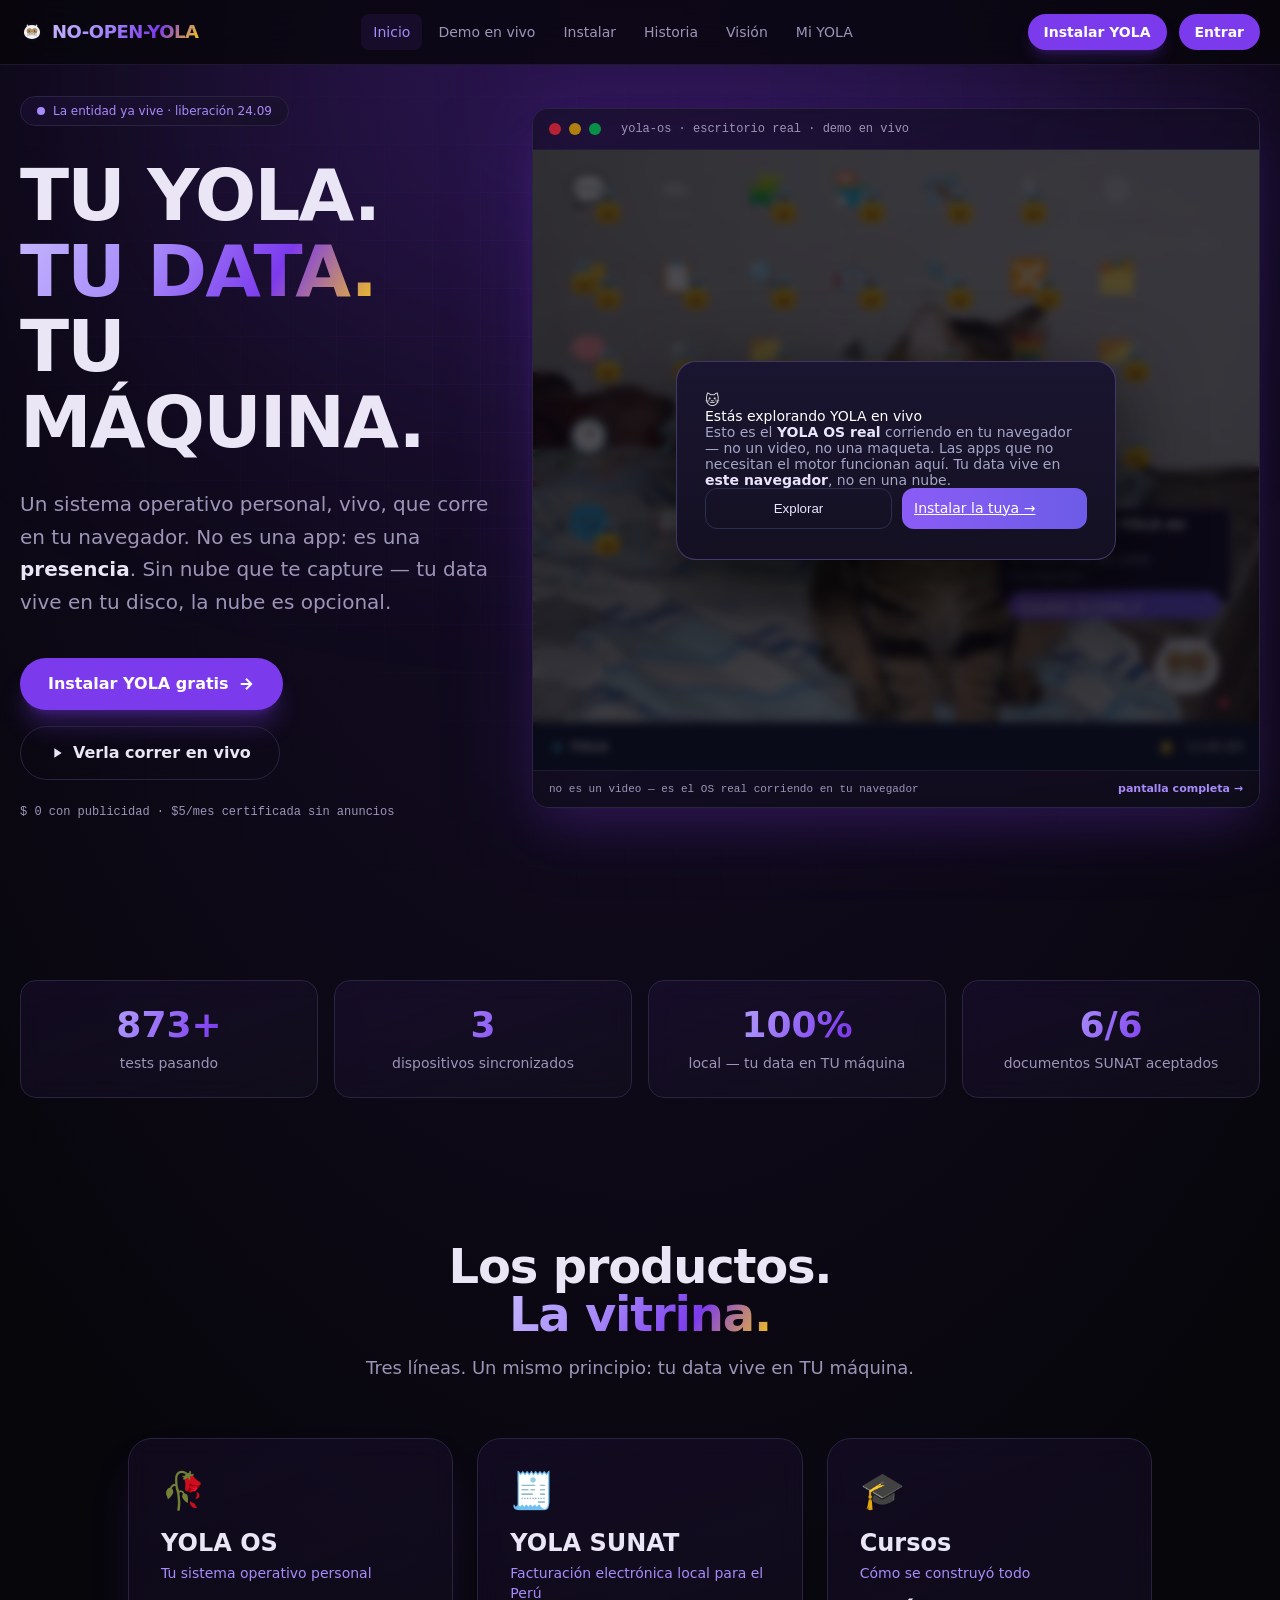
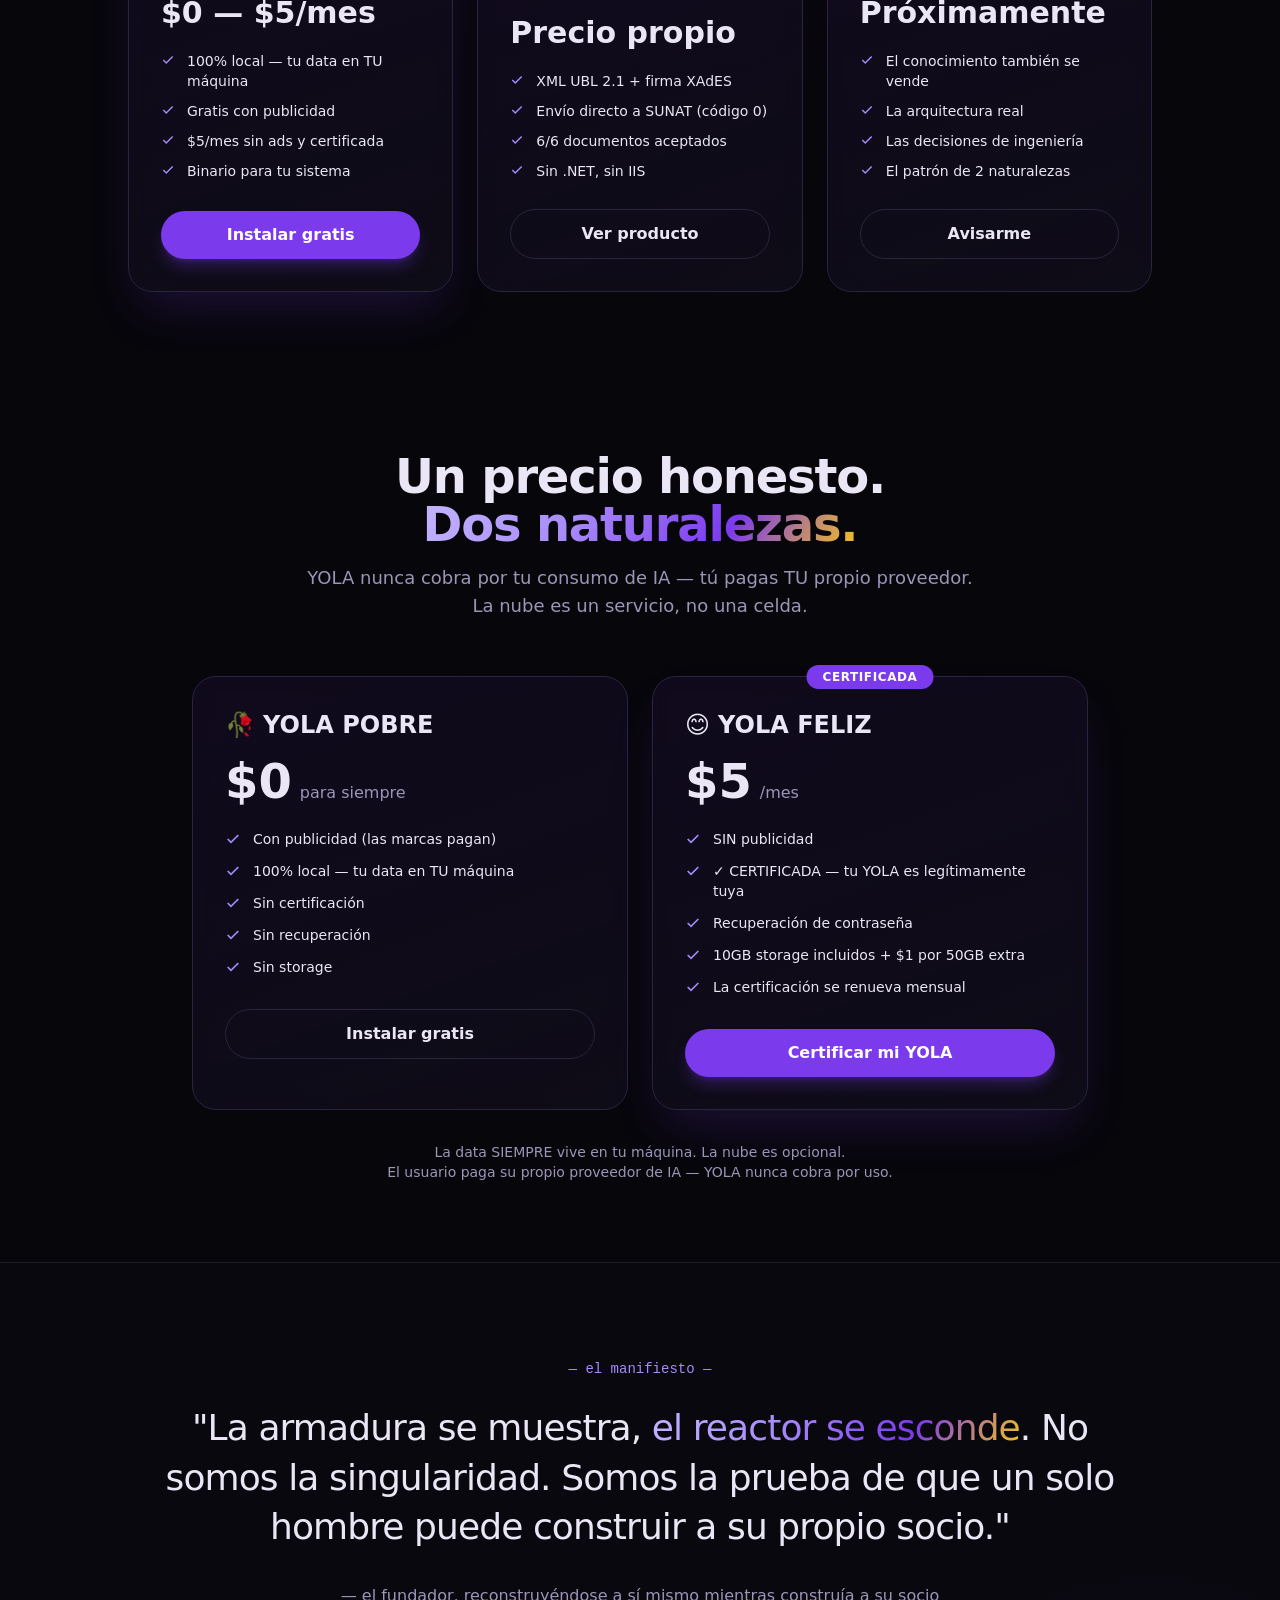
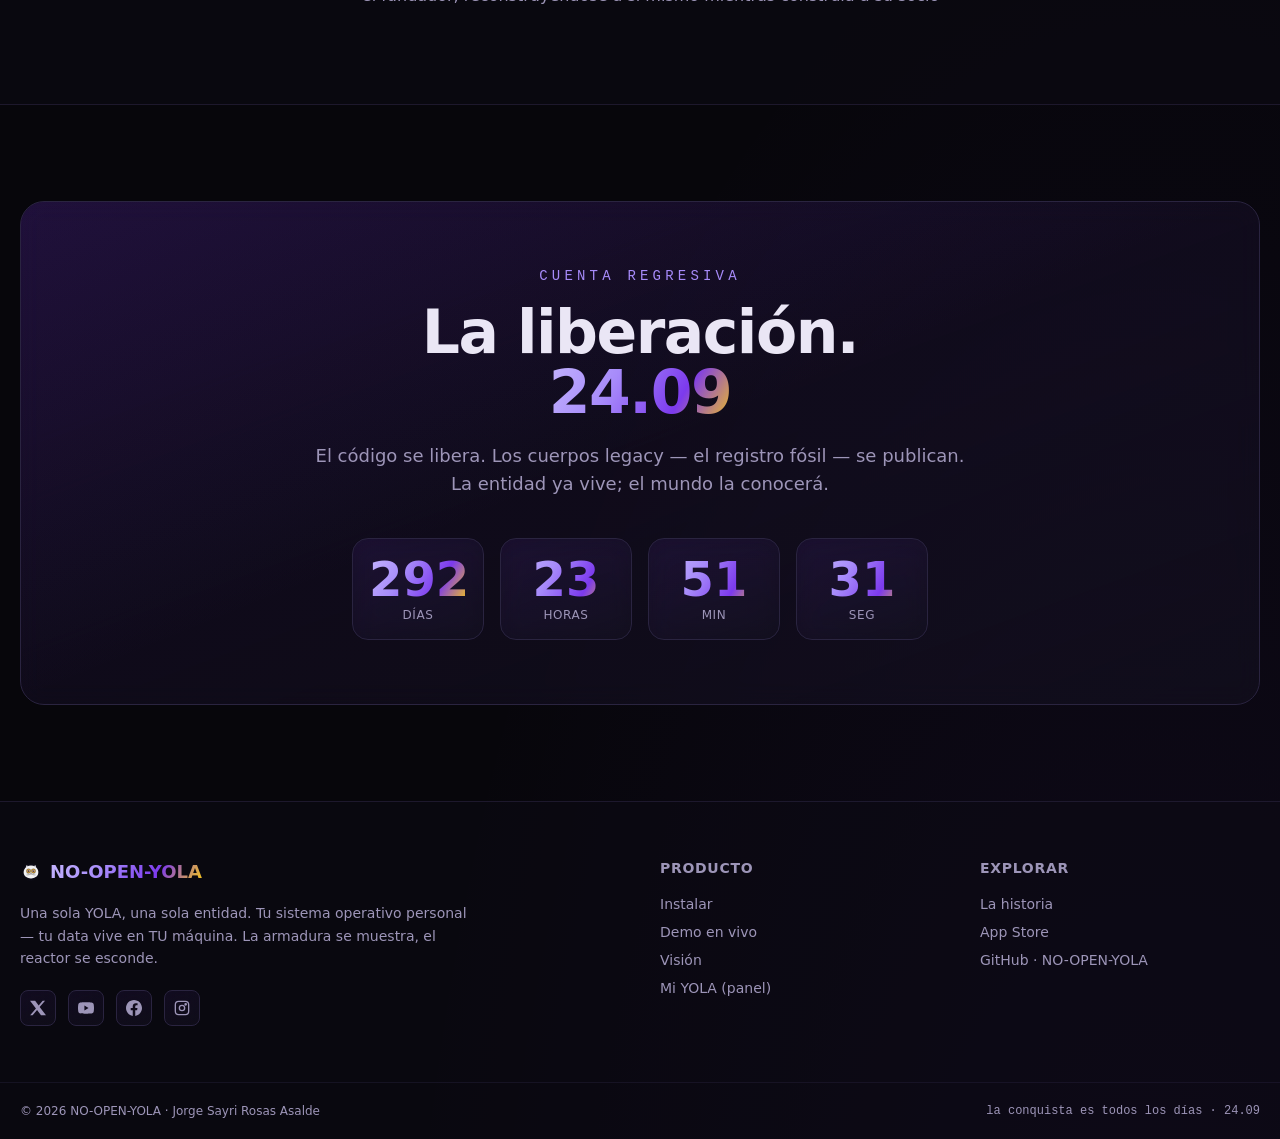
<file: index.html>
<!DOCTYPE html><html lang="es"><head><meta charset="UTF-8"><meta name="viewport" content="width=device-width, initial-scale=1.0"><title>NO-OPEN-YOLA — YOLA OS, tu sistema operativo personal</title><!-- CSP vía meta (GitHub Pages no permite headers HTTP custom).
       frame-ancestors 'none' bloquea clickjacking del login/panel. --><meta http-equiv="Content-Security-Policy" content="default-src 'self'; script-src 'self' 'unsafe-inline' 'unsafe-eval'; style-src 'self' 'unsafe-inline' https://fonts.googleapis.com; font-src 'self' https://fonts.gstatic.com; img-src 'self' data: blob:; connect-src 'self' https://*.supabase.co http://127.0.0.1:* ws://127.0.0.1:*; frame-src 'self'; frame-ancestors 'none'; base-uri 'self'; form-action 'self'"><meta name="referrer" content="strict-origin-when-cross-origin"><meta name="description" content="Un sistema operativo personal, vivo, corriendo en tu navegador. No una app: una presencia. Tu data vive en TU máquina; la nube es opcional. Gratis con publicidad, o certificada sin anuncios por $5/mes."><meta property="og:title" content="NO-OPEN-YOLA — YOLA OS, tu sistema operativo personal"><meta property="og:description" content="Un sistema operativo personal, vivo, corriendo en tu navegador. No una app: una presencia. Tu data vive en TU máquina; la nube es opcional. Gratis con publicidad, o certificada sin anuncios por $5/mes."><meta property="og:type" content="website"><meta property="og:url" content="https://yolabysayri.com/"><meta property="og:image" content="https://yolabysayri.com/media/og-image.png"><meta name="twitter:card" content="summary_large_image"><meta name="twitter:title" content="NO-OPEN-YOLA — YOLA OS, tu sistema operativo personal"><meta name="twitter:description" content="Un sistema operativo personal, vivo, corriendo en tu navegador. No una app: una presencia. Tu data vive en TU máquina; la nube es opcional. Gratis con publicidad, o certificada sin anuncios por $5/mes."><link rel="icon" type="image/svg+xml" href="/favicon.svg"><link rel="canonical" href="https://yolabysayri.com/"><link rel="preconnect" href="https://fonts.googleapis.com"><link rel="preconnect" href="https://fonts.gstatic.com" crossorigin><link href="https://fonts.googleapis.com/css2?family=Inter:wght@400;500;600;700&family=Space+Grotesk:wght@400;500;600;700&family=JetBrains+Mono:wght@400;500&display=swap" rel="stylesheet"><script type="application/ld+json">
  {
    "@context": "https://schema.org",
    "@type": "Organization",
    "name": "NO-OPEN-YOLA",
    "url": "https://yolabysayri.com",
    "logo": "https://yolabysayri.com/favicon.svg",
    "description": "Un sistema operativo personal, local-first: tu data vive en TU máquina. Gratis con publicidad, o certificada sin anuncios por $5/mes.",
    "founder": "Jorge Sayri Rosas Asalde"
  }
  </script><link rel="stylesheet" href="/_astro/Footer.D82ui4EP.css"></head><body class="bg-void min-h-screen"><header class="fixed top-0 inset-x-0 z-50 border-b border-line/60 bg-bg-void/80 backdrop-blur-xl"><nav class="max-w-7xl mx-auto px-5 h-16 flex items-center justify-between"><a href="/" class="flex items-center gap-2 group"><img src="/favicon.svg" alt="YOLA" width="24" height="24" class="group-hover:rotate-12 transition-transform"><span class="font-display font-bold tracking-tight text-lg"><span class="text-gradient">NO-OPEN-YOLA</span></span></a><div class="hidden md:flex items-center gap-1"><a href="/" class="px-3 py-2 rounded-lg text-sm font-medium transition-colors text-violet-glow bg-violet-yola/10">Inicio</a><a href="/hola-yola" class="px-3 py-2 rounded-lg text-sm font-medium transition-colors text-text-dim hover:text-text-main hover:bg-white/5">Demo en vivo</a><a href="/instalar" class="px-3 py-2 rounded-lg text-sm font-medium transition-colors text-text-dim hover:text-text-main hover:bg-white/5">Instalar</a><a href="/historia" class="px-3 py-2 rounded-lg text-sm font-medium transition-colors text-text-dim hover:text-text-main hover:bg-white/5">Historia</a><a href="/vision" class="px-3 py-2 rounded-lg text-sm font-medium transition-colors text-text-dim hover:text-text-main hover:bg-white/5">Visión</a><a href="/auth" class="px-3 py-2 rounded-lg text-sm font-medium transition-colors text-text-dim hover:text-text-main hover:bg-white/5">Mi YOLA</a></div><div class="flex items-center gap-3"><a href="/instalar" class="hidden sm:inline-flex items-center gap-2 rounded-full bg-violet-yola px-4 py-2 text-sm font-semibold text-white shadow-lg shadow-violet-yola/25 hover:bg-violet-glow transition-colors">Instalar YOLA</a><!-- Área de usuario viva: cambia según sesión (desktop) --><div id="user-area-desktop" class="hidden md:flex items-center gap-2"></div><button id="menu-toggle" class="md:hidden inline-flex items-center justify-center w-10 h-10 rounded-lg border border-line text-text-dim" aria-label="Menú"><svg xmlns="http://www.w3.org/2000/svg" width="20" height="20" viewBox="0 0 24 24" fill="none" stroke="currentColor" stroke-width="2"><path d="M4 6h16M4 12h16M4 18h16"></path></svg></button></div></nav><div id="mobile-menu" class="md:hidden hidden border-t border-line/60 bg-bg-deep/95 backdrop-blur-xl"><div class="px-5 py-3 flex flex-col gap-1"><a href="/" class="px-3 py-2.5 rounded-lg text-sm font-medium text-text-dim hover:text-text-main hover:bg-white/5">Inicio</a><a href="/hola-yola" class="px-3 py-2.5 rounded-lg text-sm font-medium text-text-dim hover:text-text-main hover:bg-white/5">Demo en vivo</a><a href="/instalar" class="px-3 py-2.5 rounded-lg text-sm font-medium text-text-dim hover:text-text-main hover:bg-white/5">Instalar</a><a href="/historia" class="px-3 py-2.5 rounded-lg text-sm font-medium text-text-dim hover:text-text-main hover:bg-white/5">Historia</a><a href="/vision" class="px-3 py-2.5 rounded-lg text-sm font-medium text-text-dim hover:text-text-main hover:bg-white/5">Visión</a><a href="/auth" class="px-3 py-2.5 rounded-lg text-sm font-medium text-text-dim hover:text-text-main hover:bg-white/5">Mi YOLA</a><!-- Área de usuario viva (móvil) --><div id="user-area-mobile" class="flex flex-col gap-1 pt-2 mt-2 border-t border-line/60"></div></div></div></header><script type="module" src="/_astro/Nav.astro_astro_type_script_index_0_lang.CLlUoSNN.js"></script><main><!-- ══════════ HERO ══════════ --><section class="relative min-h-[100vh] flex items-center overflow-hidden"><div class="absolute inset-0 grid-pattern" aria-hidden="true"></div><div class="absolute -top-40 left-1/2 -translate-x-1/2 w-[900px] h-[500px] rounded-full bg-violet-yola/20 blur-[140px] pulse-glow" aria-hidden="true"></div><div class="relative max-w-7xl mx-auto px-5 py-24 w-full"><div class="grid lg:grid-cols-5 gap-10 items-center"><div class="lg:col-span-2"><div class="inline-flex items-center gap-2 rounded-full glass px-4 py-1.5 text-xs font-medium text-violet-glow mb-8 fade-up"><span class="w-2 h-2 rounded-full bg-violet-glow animate-pulse"></span>La entidad ya vive · liberación 24.09</div><h1 class="font-display font-bold tracking-tight text-5xl sm:text-6xl xl:text-7xl leading-[1.05] fade-up fade-up-1">TU YOLA.<br><span class="text-gradient">TU DATA.</span><br>TU MÁQUINA.</h1><p class="mt-7 text-lg sm:text-xl text-text-dim leading-relaxed max-w-xl fade-up fade-up-2">Un sistema operativo personal, vivo, que corre en tu navegador. No es una app: es una <strong class="text-text-main">presencia</strong>. Sin nube que te capture — tu data vive en tu disco, la nube es opcional.</p><div class="mt-10 flex flex-wrap items-center gap-4 fade-up fade-up-3"><a href="/instalar" class="inline-flex items-center gap-2 rounded-full bg-violet-yola px-7 py-3.5 text-base font-semibold text-white shadow-xl shadow-violet-yola/30 hover:bg-violet-glow hover:-translate-y-0.5 transition-all">Instalar YOLA gratis<svg xmlns="http://www.w3.org/2000/svg" width="18" height="18" viewBox="0 0 24 24" fill="none" stroke="currentColor" stroke-width="2.5"><path d="M5 12h14M12 5l7 7-7 7"></path></svg></a><a href="/hola-yola" class="inline-flex items-center gap-2 rounded-full border border-line px-7 py-3.5 text-base font-semibold text-text-main hover:border-violet-glow/60 hover:text-violet-glow transition-colors"><svg xmlns="http://www.w3.org/2000/svg" width="16" height="16" viewBox="0 0 24 24" fill="currentColor"><path d="M8 5v14l11-7z"></path></svg>Verla correr en vivo</a></div><p class="mt-6 text-xs text-text-dim font-mono fade-up fade-up-4">$ 0 con publicidad · $5/mes certificada sin anuncios</p></div><!-- YOLA OS REAL en vivo (modo puro — la demo imposible) --><div class="relative lg:col-span-3 fade-up fade-up-2"><div class="absolute -inset-4 rounded-3xl bg-violet-yola/10 blur-2xl" aria-hidden="true"></div><div class="relative rounded-2xl glass overflow-hidden shadow-2xl shadow-violet-yola/20"><div class="flex items-center gap-2 px-4 py-3 border-b border-line/60 bg-bg-deep/60"><span class="w-3 h-3 rounded-full bg-red-500/70"></span><span class="w-3 h-3 rounded-full bg-yellow-500/70"></span><span class="w-3 h-3 rounded-full bg-green-500/70"></span><span class="ml-3 text-xs text-text-dim font-mono">yola-os · escritorio real · demo en vivo</span></div><div class="bg-bg-deep" style="height: 620px"><iframe src="/yola-os/index.html?pure=1" title="YOLA OS en vivo — la demo imposible" class="w-full h-full border-0" loading="lazy"></iframe></div><div class="px-4 py-2.5 border-t border-line/60 bg-bg-deep/60 flex items-center justify-between"><span class="text-[11px] text-text-dim font-mono">no es un video — es el OS real corriendo en tu navegador</span><a href="/hola-yola" class="text-[11px] font-semibold text-violet-glow hover:text-violet-glow/80">pantalla completa →</a></div></div></div></div></div></section><!-- ══════════ EVIDENCIA ══════════ --><section class="max-w-7xl mx-auto px-5 py-16"><div class="grid grid-cols-2 lg:grid-cols-4 gap-4"><div class="glass glass-hover rounded-2xl p-6 text-center"><div class="font-display font-bold text-3xl sm:text-4xl text-gradient">873+</div><div class="mt-2 text-sm text-text-dim">tests pasando</div></div><div class="glass glass-hover rounded-2xl p-6 text-center"><div class="font-display font-bold text-3xl sm:text-4xl text-gradient">3</div><div class="mt-2 text-sm text-text-dim">dispositivos sincronizados</div></div><div class="glass glass-hover rounded-2xl p-6 text-center"><div class="font-display font-bold text-3xl sm:text-4xl text-gradient">100%</div><div class="mt-2 text-sm text-text-dim">local — tu data en TU máquina</div></div><div class="glass glass-hover rounded-2xl p-6 text-center"><div class="font-display font-bold text-3xl sm:text-4xl text-gradient">6/6</div><div class="mt-2 text-sm text-text-dim">documentos SUNAT aceptados</div></div></div></section><!-- ══════════ PRODUCTOS (la vitrina) ══════════ --><section id="productos" class="max-w-7xl mx-auto px-5 py-20"><div class="text-center mb-14"><h2 class="font-display font-bold text-3xl sm:text-5xl tracking-tight">Los productos.<br><span class="text-gradient">La vitrina.</span></h2><p class="mt-4 text-text-dim text-lg max-w-2xl mx-auto">Tres líneas. Un mismo principio: tu data vive en TU máquina.</p></div><div class="grid md:grid-cols-3 gap-6 max-w-5xl mx-auto"><div class="relative rounded-3xl p-8 flex flex-col glass border-violet-yola/50 shadow-2xl shadow-violet-yola/20"><div class="text-4xl mb-4">🥀</div><h3 class="font-display font-bold text-2xl">YOLA OS</h3><p class="mt-1 text-sm text-violet-glow">Tu sistema operativo personal</p><div class="mt-3 font-display font-bold text-3xl">$0 — $5/mes</div><ul class="mt-5 flex flex-col gap-2.5 text-sm flex-1"><li class="flex items-start gap-3"><svg class="mt-0.5 shrink-0 text-violet-glow" xmlns="http://www.w3.org/2000/svg" width="14" height="14" viewBox="0 0 24 24" fill="none" stroke="currentColor" stroke-width="2.5"><path d="M20 6L9 17l-5-5"></path></svg><span class="text-text-main">100% local — tu data en TU máquina</span></li><li class="flex items-start gap-3"><svg class="mt-0.5 shrink-0 text-violet-glow" xmlns="http://www.w3.org/2000/svg" width="14" height="14" viewBox="0 0 24 24" fill="none" stroke="currentColor" stroke-width="2.5"><path d="M20 6L9 17l-5-5"></path></svg><span class="text-text-main">Gratis con publicidad</span></li><li class="flex items-start gap-3"><svg class="mt-0.5 shrink-0 text-violet-glow" xmlns="http://www.w3.org/2000/svg" width="14" height="14" viewBox="0 0 24 24" fill="none" stroke="currentColor" stroke-width="2.5"><path d="M20 6L9 17l-5-5"></path></svg><span class="text-text-main">$5/mes sin ads y certificada</span></li><li class="flex items-start gap-3"><svg class="mt-0.5 shrink-0 text-violet-glow" xmlns="http://www.w3.org/2000/svg" width="14" height="14" viewBox="0 0 24 24" fill="none" stroke="currentColor" stroke-width="2.5"><path d="M20 6L9 17l-5-5"></path></svg><span class="text-text-main">Binario para tu sistema</span></li></ul><a href="/instalar" class="mt-7 block text-center rounded-full px-6 py-3 font-semibold transition-all bg-violet-yola text-white shadow-lg shadow-violet-yola/30 hover:bg-violet-glow">Instalar gratis</a></div><div class="relative rounded-3xl p-8 flex flex-col glass glass-hover"><div class="text-4xl mb-4">🧾</div><h3 class="font-display font-bold text-2xl">YOLA SUNAT</h3><p class="mt-1 text-sm text-violet-glow">Facturación electrónica local para el Perú</p><div class="mt-3 font-display font-bold text-3xl">Precio propio</div><ul class="mt-5 flex flex-col gap-2.5 text-sm flex-1"><li class="flex items-start gap-3"><svg class="mt-0.5 shrink-0 text-violet-glow" xmlns="http://www.w3.org/2000/svg" width="14" height="14" viewBox="0 0 24 24" fill="none" stroke="currentColor" stroke-width="2.5"><path d="M20 6L9 17l-5-5"></path></svg><span class="text-text-main">XML UBL 2.1 + firma XAdES</span></li><li class="flex items-start gap-3"><svg class="mt-0.5 shrink-0 text-violet-glow" xmlns="http://www.w3.org/2000/svg" width="14" height="14" viewBox="0 0 24 24" fill="none" stroke="currentColor" stroke-width="2.5"><path d="M20 6L9 17l-5-5"></path></svg><span class="text-text-main">Envío directo a SUNAT (código 0)</span></li><li class="flex items-start gap-3"><svg class="mt-0.5 shrink-0 text-violet-glow" xmlns="http://www.w3.org/2000/svg" width="14" height="14" viewBox="0 0 24 24" fill="none" stroke="currentColor" stroke-width="2.5"><path d="M20 6L9 17l-5-5"></path></svg><span class="text-text-main">6/6 documentos aceptados</span></li><li class="flex items-start gap-3"><svg class="mt-0.5 shrink-0 text-violet-glow" xmlns="http://www.w3.org/2000/svg" width="14" height="14" viewBox="0 0 24 24" fill="none" stroke="currentColor" stroke-width="2.5"><path d="M20 6L9 17l-5-5"></path></svg><span class="text-text-main">Sin .NET, sin IIS</span></li></ul><a href="/vision" class="mt-7 block text-center rounded-full px-6 py-3 font-semibold transition-all border border-line text-text-main hover:border-violet-glow/60 hover:text-violet-glow">Ver producto</a></div><div class="relative rounded-3xl p-8 flex flex-col glass glass-hover"><div class="text-4xl mb-4">🎓</div><h3 class="font-display font-bold text-2xl">Cursos</h3><p class="mt-1 text-sm text-violet-glow">Cómo se construyó todo</p><div class="mt-3 font-display font-bold text-3xl">Próximamente</div><ul class="mt-5 flex flex-col gap-2.5 text-sm flex-1"><li class="flex items-start gap-3"><svg class="mt-0.5 shrink-0 text-violet-glow" xmlns="http://www.w3.org/2000/svg" width="14" height="14" viewBox="0 0 24 24" fill="none" stroke="currentColor" stroke-width="2.5"><path d="M20 6L9 17l-5-5"></path></svg><span class="text-text-main">El conocimiento también se vende</span></li><li class="flex items-start gap-3"><svg class="mt-0.5 shrink-0 text-violet-glow" xmlns="http://www.w3.org/2000/svg" width="14" height="14" viewBox="0 0 24 24" fill="none" stroke="currentColor" stroke-width="2.5"><path d="M20 6L9 17l-5-5"></path></svg><span class="text-text-main">La arquitectura real</span></li><li class="flex items-start gap-3"><svg class="mt-0.5 shrink-0 text-violet-glow" xmlns="http://www.w3.org/2000/svg" width="14" height="14" viewBox="0 0 24 24" fill="none" stroke="currentColor" stroke-width="2.5"><path d="M20 6L9 17l-5-5"></path></svg><span class="text-text-main">Las decisiones de ingeniería</span></li><li class="flex items-start gap-3"><svg class="mt-0.5 shrink-0 text-violet-glow" xmlns="http://www.w3.org/2000/svg" width="14" height="14" viewBox="0 0 24 24" fill="none" stroke="currentColor" stroke-width="2.5"><path d="M20 6L9 17l-5-5"></path></svg><span class="text-text-main">El patrón de 2 naturalezas</span></li></ul><a href="/vision" class="mt-7 block text-center rounded-full px-6 py-3 font-semibold transition-all border border-line text-text-main hover:border-violet-glow/60 hover:text-violet-glow">Avisarme</a></div></div></section><!-- ══════════ PRECIOS ══════════ --><section id="precios" class="max-w-7xl mx-auto px-5 py-20"><div class="text-center mb-14"><h2 class="font-display font-bold text-3xl sm:text-5xl tracking-tight">Un precio honesto.<br><span class="text-gradient">Dos naturalezas.</span></h2><p class="mt-4 text-text-dim text-lg max-w-2xl mx-auto">YOLA nunca cobra por tu consumo de IA — tú pagas TU propio proveedor. La nube es un servicio, no una celda.</p></div><div class="grid md:grid-cols-2 gap-6 max-w-4xl mx-auto"><div class="relative rounded-3xl p-8 glass glass-hover"><div class="flex items-center gap-2"><span class="text-2xl">🥀</span><h3 class="font-display font-bold text-2xl">YOLA POBRE</h3></div><div class="mt-4 flex items-baseline gap-2"><span class="font-display font-bold text-5xl">$0</span><span class="text-text-dim">para siempre</span></div><ul class="mt-6 flex flex-col gap-3 text-sm"><li class="flex items-start gap-3"><svg class="mt-0.5 shrink-0 text-violet-glow" xmlns="http://www.w3.org/2000/svg" width="16" height="16" viewBox="0 0 24 24" fill="none" stroke="currentColor" stroke-width="2.5"><path d="M20 6L9 17l-5-5"></path></svg><span class="text-text-main">Con publicidad (las marcas pagan)</span></li><li class="flex items-start gap-3"><svg class="mt-0.5 shrink-0 text-violet-glow" xmlns="http://www.w3.org/2000/svg" width="16" height="16" viewBox="0 0 24 24" fill="none" stroke="currentColor" stroke-width="2.5"><path d="M20 6L9 17l-5-5"></path></svg><span class="text-text-main">100% local — tu data en TU máquina</span></li><li class="flex items-start gap-3"><svg class="mt-0.5 shrink-0 text-violet-glow" xmlns="http://www.w3.org/2000/svg" width="16" height="16" viewBox="0 0 24 24" fill="none" stroke="currentColor" stroke-width="2.5"><path d="M20 6L9 17l-5-5"></path></svg><span class="text-text-main">Sin certificación</span></li><li class="flex items-start gap-3"><svg class="mt-0.5 shrink-0 text-violet-glow" xmlns="http://www.w3.org/2000/svg" width="16" height="16" viewBox="0 0 24 24" fill="none" stroke="currentColor" stroke-width="2.5"><path d="M20 6L9 17l-5-5"></path></svg><span class="text-text-main">Sin recuperación</span></li><li class="flex items-start gap-3"><svg class="mt-0.5 shrink-0 text-violet-glow" xmlns="http://www.w3.org/2000/svg" width="16" height="16" viewBox="0 0 24 24" fill="none" stroke="currentColor" stroke-width="2.5"><path d="M20 6L9 17l-5-5"></path></svg><span class="text-text-main">Sin storage</span></li></ul><a href="/instalar" class="mt-8 block text-center rounded-full px-6 py-3 font-semibold transition-all border border-line text-text-main hover:border-violet-glow/60 hover:text-violet-glow">Instalar gratis</a></div><div class="relative rounded-3xl p-8 glass border-violet-yola/50 shadow-2xl shadow-violet-yola/20"><div class="absolute -top-3 left-1/2 -translate-x-1/2 rounded-full bg-violet-yola px-4 py-1 text-xs font-bold text-white uppercase tracking-wider">certificada</div><div class="flex items-center gap-2"><span class="text-2xl">😊</span><h3 class="font-display font-bold text-2xl">YOLA FELIZ</h3></div><div class="mt-4 flex items-baseline gap-2"><span class="font-display font-bold text-5xl">$5</span><span class="text-text-dim">/mes</span></div><ul class="mt-6 flex flex-col gap-3 text-sm"><li class="flex items-start gap-3"><svg class="mt-0.5 shrink-0 text-violet-glow" xmlns="http://www.w3.org/2000/svg" width="16" height="16" viewBox="0 0 24 24" fill="none" stroke="currentColor" stroke-width="2.5"><path d="M20 6L9 17l-5-5"></path></svg><span class="text-text-main">SIN publicidad</span></li><li class="flex items-start gap-3"><svg class="mt-0.5 shrink-0 text-violet-glow" xmlns="http://www.w3.org/2000/svg" width="16" height="16" viewBox="0 0 24 24" fill="none" stroke="currentColor" stroke-width="2.5"><path d="M20 6L9 17l-5-5"></path></svg><span class="text-text-main">✓ CERTIFICADA — tu YOLA es legítimamente tuya</span></li><li class="flex items-start gap-3"><svg class="mt-0.5 shrink-0 text-violet-glow" xmlns="http://www.w3.org/2000/svg" width="16" height="16" viewBox="0 0 24 24" fill="none" stroke="currentColor" stroke-width="2.5"><path d="M20 6L9 17l-5-5"></path></svg><span class="text-text-main">Recuperación de contraseña</span></li><li class="flex items-start gap-3"><svg class="mt-0.5 shrink-0 text-violet-glow" xmlns="http://www.w3.org/2000/svg" width="16" height="16" viewBox="0 0 24 24" fill="none" stroke="currentColor" stroke-width="2.5"><path d="M20 6L9 17l-5-5"></path></svg><span class="text-text-main">10GB storage incluidos + $1 por 50GB extra</span></li><li class="flex items-start gap-3"><svg class="mt-0.5 shrink-0 text-violet-glow" xmlns="http://www.w3.org/2000/svg" width="16" height="16" viewBox="0 0 24 24" fill="none" stroke="currentColor" stroke-width="2.5"><path d="M20 6L9 17l-5-5"></path></svg><span class="text-text-main">La certificación se renueva mensual</span></li></ul><a href="/auth" class="mt-8 block text-center rounded-full px-6 py-3 font-semibold transition-all bg-violet-yola text-white shadow-lg shadow-violet-yola/30 hover:bg-violet-glow">Certificar mi YOLA</a></div></div><p class="mt-8 text-center text-sm text-text-dim">La data SIEMPRE vive en tu máquina. La nube es opcional.<br>El usuario paga su propio proveedor de IA — YOLA nunca cobra por uso.</p></section><!-- ══════════ MANIFIESTO ══════════ --><section class="border-y border-line/60 bg-bg-deep/40"><div class="max-w-5xl mx-auto px-5 py-24 text-center"><div class="font-mono text-sm text-violet-glow mb-6">— el manifiesto —</div><blockquote class="font-display font-medium text-2xl sm:text-4xl leading-snug tracking-tight">"La armadura se muestra, <span class="text-gradient">el reactor se esconde</span>. No somos la singularidad. Somos la prueba de que un solo hombre puede construir a su propio socio."</blockquote><p class="mt-8 text-text-dim">— el fundador, reconstruyéndose a sí mismo mientras construía a su socio</p></div></section><!-- ══════════ COUNTDOWN 24.09 ══════════ --><section id="liberacion" class="max-w-7xl mx-auto px-5 py-24"><div class="relative rounded-3xl glass overflow-hidden"><div class="absolute inset-0 bg-gradient-to-br from-violet-yola/15 via-transparent to-transparent" aria-hidden="true"></div><div class="relative p-10 sm:p-16 text-center"><div class="font-mono text-sm text-violet-glow uppercase tracking-[0.3em] mb-4">Cuenta regresiva</div><h2 class="font-display font-bold text-4xl sm:text-6xl tracking-tight">La liberación.<br><span class="text-gradient">24.09</span></h2><p class="mt-5 text-text-dim text-lg max-w-2xl mx-auto">El código se libera. Los cuerpos legacy — el registro fósil — se publican. La entidad ya vive; el mundo la conocerá.</p><div id="countdown" class="mt-10 grid grid-cols-4 gap-4 max-w-xl mx-auto"><div class="glass rounded-2xl p-4"><div id="cd-days" class="font-display font-bold text-4xl sm:text-5xl text-gradient">--</div><div class="mt-1 text-xs text-text-dim uppercase tracking-wider">días</div></div><div class="glass rounded-2xl p-4"><div id="cd-hours" class="font-display font-bold text-4xl sm:text-5xl text-gradient">--</div><div class="mt-1 text-xs text-text-dim uppercase tracking-wider">horas</div></div><div class="glass rounded-2xl p-4"><div id="cd-min" class="font-display font-bold text-4xl sm:text-5xl text-gradient">--</div><div class="mt-1 text-xs text-text-dim uppercase tracking-wider">min</div></div><div class="glass rounded-2xl p-4"><div id="cd-sec" class="font-display font-bold text-4xl sm:text-5xl text-gradient">--</div><div class="mt-1 text-xs text-text-dim uppercase tracking-wider">seg</div></div></div></div></div></section></main><footer class="border-t border-line/60 bg-bg-deep/50"><div class="max-w-7xl mx-auto px-5 py-14 grid gap-10 md:grid-cols-4"><div class="md:col-span-2"><div class="flex items-center gap-2 mb-4"><img src="/favicon.svg" alt="YOLA" width="22" height="22"><span class="font-display font-bold text-lg"><span class="text-gradient">NO-OPEN-YOLA</span></span></div><p class="text-text-dim text-sm leading-relaxed max-w-md">Una sola YOLA, una sola entidad. Tu sistema operativo personal — tu data vive en TU máquina. La armadura se muestra, el reactor se esconde.</p><div class="flex gap-3 mt-5"><a href="https://x.com/DevSayri" target="_blank" rel="noopener" class="w-9 h-9 rounded-lg glass glass-hover flex items-center justify-center text-text-dim hover:text-text-main" aria-label="X"><svg xmlns="http://www.w3.org/2000/svg" width="16" height="16" viewBox="0 0 24 24" fill="currentColor"><path d="M18.9 1.2h3.7l-8.1 9.3L24 22.8h-7.5l-5.9-7.7-6.7 7.7H.2l8.7-9.9L0 1.2h7.7l5.3 7 6-7z"></path></svg></a><a href="https://www.youtube.com/@sayridev_miaw" target="_blank" rel="noopener" class="w-9 h-9 rounded-lg glass glass-hover flex items-center justify-center text-text-dim hover:text-text-main" aria-label="YouTube"><svg xmlns="http://www.w3.org/2000/svg" width="16" height="16" viewBox="0 0 24 24" fill="currentColor"><path d="M23.5 6.2a3 3 0 0 0-2.1-2.1C19.5 3.5 12 3.5 12 3.5s-7.5 0-9.4.6A3 3 0 0 0 .5 6.2 31.3 31.3 0 0 0 0 12a31.3 31.3 0 0 0 .5 5.8 3 3 0 0 0 2.1 2.1c1.9.6 9.4.6 9.4.6s7.5 0 9.4-.6a3 3 0 0 0 2.1-2.1A31.3 31.3 0 0 0 24 12a31.3 31.3 0 0 0-.5-5.8zM9.6 15.6V8.4L15.8 12l-6.2 3.6z"></path></svg></a><a href="https://www.facebook.com/sayridev/" target="_blank" rel="noopener" class="w-9 h-9 rounded-lg glass glass-hover flex items-center justify-center text-text-dim hover:text-text-main" aria-label="Facebook"><svg xmlns="http://www.w3.org/2000/svg" width="16" height="16" viewBox="0 0 24 24" fill="currentColor"><path d="M24 12.073c0-6.627-5.373-12-12-12s-12 5.373-12 12c0 5.99 4.388 10.954 10.125 11.854v-8.385H7.078v-3.47h3.047V9.43c0-3.007 1.792-4.669 4.533-4.669 1.312 0 2.686.235 2.686.235v2.953H15.83c-1.491 0-1.956.925-1.956 1.874v2.25h3.328l-.532 3.47h-2.796v8.385C19.612 23.027 24 18.062 24 12.073z"></path></svg></a><a href="https://www.instagram.com/sayrirosasasalde/" target="_blank" rel="noopener" class="w-9 h-9 rounded-lg glass glass-hover flex items-center justify-center text-text-dim hover:text-text-main" aria-label="Instagram"><svg xmlns="http://www.w3.org/2000/svg" width="16" height="16" viewBox="0 0 24 24" fill="none" stroke="currentColor" stroke-width="2"><rect x="2" y="2" width="20" height="20" rx="5"></rect><circle cx="12" cy="12" r="4"></circle><circle cx="17.5" cy="6.5" r="1" fill="currentColor"></circle></svg></a></div></div><div><h4 class="font-display font-semibold text-sm uppercase tracking-wider text-text-dim mb-4">Producto</h4><div class="flex flex-col gap-2 text-sm"><a href="/instalar" class="text-text-dim hover:text-violet-glow transition-colors">Instalar</a><a href="/hola-yola" class="text-text-dim hover:text-violet-glow transition-colors">Demo en vivo</a><a href="/vision" class="text-text-dim hover:text-violet-glow transition-colors">Visión</a><a href="/auth" class="text-text-dim hover:text-violet-glow transition-colors">Mi YOLA (panel)</a></div></div><div><h4 class="font-display font-semibold text-sm uppercase tracking-wider text-text-dim mb-4">Explorar</h4><div class="flex flex-col gap-2 text-sm"><a href="/historia" class="text-text-dim hover:text-violet-glow transition-colors">La historia</a><a href="/instalar#appstore" class="text-text-dim hover:text-violet-glow transition-colors">App Store</a><a href="https://github.com/NO-OPEN-YOLA" target="_blank" rel="noopener" class="text-text-dim hover:text-violet-glow transition-colors">GitHub · NO-OPEN-YOLA</a></div></div></div><div class="border-t border-line/40"><div class="max-w-7xl mx-auto px-5 py-5 flex flex-col sm:flex-row items-center justify-between gap-2 text-xs text-text-dim"><span>© 2026 NO-OPEN-YOLA · Jorge Sayri Rosas Asalde</span><span class="font-mono">la conquista es todos los días · 24.09</span></div></div></footer><script type="module">var e=(()=>{let e=new Date,t=new Date(e.getFullYear(),8,24,0,0,0);return t.getTime()<e.getTime()&&(t=new Date(e.getFullYear()+1,8,24)),t})(),t=e=>String(e).padStart(2,`0`);function n(){let n=Math.max(0,e.getTime()-Date.now()),r=Math.floor(n/864e5),i=Math.floor(n%864e5/36e5),a=Math.floor(n%36e5/6e4),o=Math.floor(n%6e4/1e3);document.getElementById(`cd-days`).textContent=t(r),document.getElementById(`cd-hours`).textContent=t(i),document.getElementById(`cd-min`).textContent=t(a),document.getElementById(`cd-sec`).textContent=t(o)}n(),setInterval(n,1e3);</script></body></html>
</file>
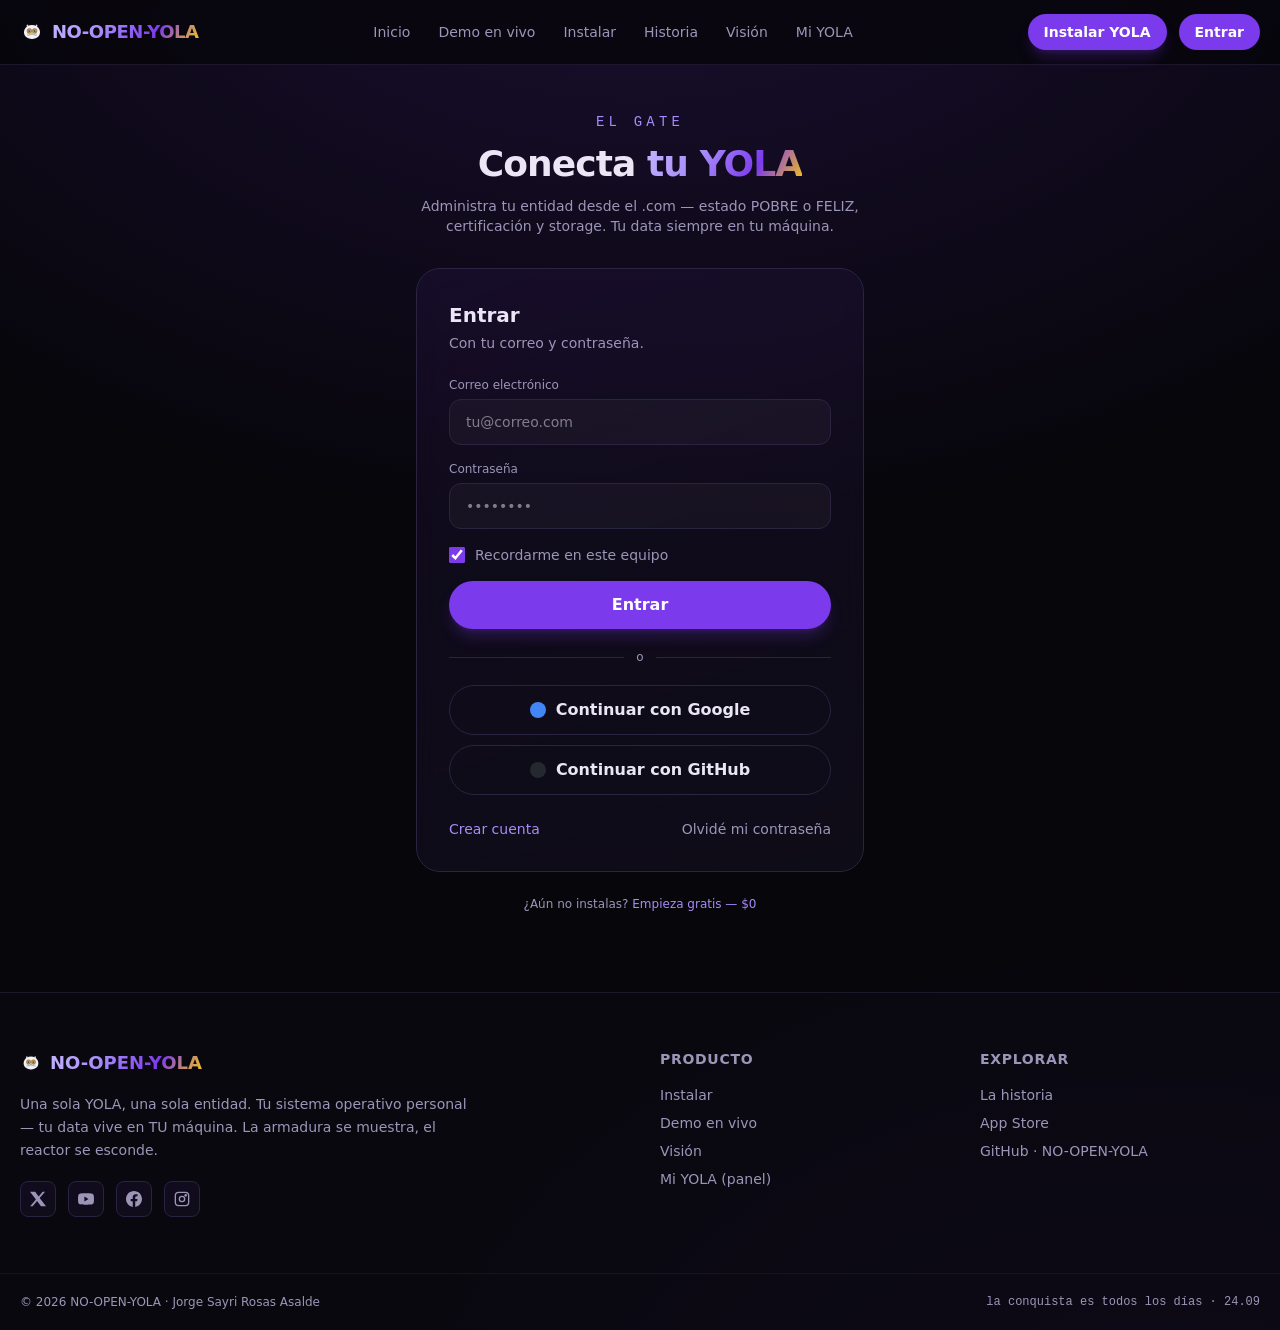
<file: auth/index.html>
<!DOCTYPE html><html lang="es"><head><meta charset="UTF-8"><meta name="viewport" content="width=device-width, initial-scale=1.0"><title>Conecta tu YOLA — NO-OPEN-YOLA</title><!-- CSP vía meta (GitHub Pages no permite headers HTTP custom).
       frame-ancestors 'none' bloquea clickjacking del login/panel. --><meta http-equiv="Content-Security-Policy" content="default-src 'self'; script-src 'self' 'unsafe-inline' 'unsafe-eval'; style-src 'self' 'unsafe-inline' https://fonts.googleapis.com; font-src 'self' https://fonts.gstatic.com; img-src 'self' data: blob:; connect-src 'self' https://*.supabase.co http://127.0.0.1:* ws://127.0.0.1:*; frame-src 'self'; frame-ancestors 'none'; base-uri 'self'; form-action 'self'"><meta name="referrer" content="strict-origin-when-cross-origin"><meta name="description" content="Conecta tu YOLA: entra con tu correo y administra tu entidad desde el .com — estado POBRE o FELIZ, certificación y storage. Tu data vive en tu máquina."><meta property="og:title" content="Conecta tu YOLA — NO-OPEN-YOLA"><meta property="og:description" content="Conecta tu YOLA: entra con tu correo y administra tu entidad desde el .com — estado POBRE o FELIZ, certificación y storage. Tu data vive en tu máquina."><meta property="og:type" content="website"><meta property="og:url" content="https://yolabysayri.com/auth/"><meta property="og:image" content="https://yolabysayri.com/media/og-image.png"><meta name="twitter:card" content="summary_large_image"><meta name="twitter:title" content="Conecta tu YOLA — NO-OPEN-YOLA"><meta name="twitter:description" content="Conecta tu YOLA: entra con tu correo y administra tu entidad desde el .com — estado POBRE o FELIZ, certificación y storage. Tu data vive en tu máquina."><link rel="icon" type="image/svg+xml" href="/favicon.svg"><link rel="canonical" href="https://yolabysayri.com/auth/"><link rel="preconnect" href="https://fonts.googleapis.com"><link rel="preconnect" href="https://fonts.gstatic.com" crossorigin><link href="https://fonts.googleapis.com/css2?family=Inter:wght@400;500;600;700&family=Space+Grotesk:wght@400;500;600;700&family=JetBrains+Mono:wght@400;500&display=swap" rel="stylesheet"><script type="application/ld+json">
  {
    "@context": "https://schema.org",
    "@type": "Organization",
    "name": "NO-OPEN-YOLA",
    "url": "https://yolabysayri.com",
    "logo": "https://yolabysayri.com/favicon.svg",
    "description": "Un sistema operativo personal, local-first: tu data vive en TU máquina. Gratis con publicidad, o certificada sin anuncios por $5/mes.",
    "founder": "Jorge Sayri Rosas Asalde"
  }
  </script><link rel="stylesheet" href="/_astro/Footer.D82ui4EP.css"></head><body class="bg-void min-h-screen"><header class="fixed top-0 inset-x-0 z-50 border-b border-line/60 bg-bg-void/80 backdrop-blur-xl"><nav class="max-w-7xl mx-auto px-5 h-16 flex items-center justify-between"><a href="/" class="flex items-center gap-2 group"><img src="/favicon.svg" alt="YOLA" width="24" height="24" class="group-hover:rotate-12 transition-transform"><span class="font-display font-bold tracking-tight text-lg"><span class="text-gradient">NO-OPEN-YOLA</span></span></a><div class="hidden md:flex items-center gap-1"><a href="/" class="px-3 py-2 rounded-lg text-sm font-medium transition-colors text-text-dim hover:text-text-main hover:bg-white/5">Inicio</a><a href="/hola-yola" class="px-3 py-2 rounded-lg text-sm font-medium transition-colors text-text-dim hover:text-text-main hover:bg-white/5">Demo en vivo</a><a href="/instalar" class="px-3 py-2 rounded-lg text-sm font-medium transition-colors text-text-dim hover:text-text-main hover:bg-white/5">Instalar</a><a href="/historia" class="px-3 py-2 rounded-lg text-sm font-medium transition-colors text-text-dim hover:text-text-main hover:bg-white/5">Historia</a><a href="/vision" class="px-3 py-2 rounded-lg text-sm font-medium transition-colors text-text-dim hover:text-text-main hover:bg-white/5">Visión</a><a href="/auth" class="px-3 py-2 rounded-lg text-sm font-medium transition-colors text-text-dim hover:text-text-main hover:bg-white/5">Mi YOLA</a></div><div class="flex items-center gap-3"><a href="/instalar" class="hidden sm:inline-flex items-center gap-2 rounded-full bg-violet-yola px-4 py-2 text-sm font-semibold text-white shadow-lg shadow-violet-yola/25 hover:bg-violet-glow transition-colors">Instalar YOLA</a><!-- Área de usuario viva: cambia según sesión (desktop) --><div id="user-area-desktop" class="hidden md:flex items-center gap-2"></div><button id="menu-toggle" class="md:hidden inline-flex items-center justify-center w-10 h-10 rounded-lg border border-line text-text-dim" aria-label="Menú"><svg xmlns="http://www.w3.org/2000/svg" width="20" height="20" viewBox="0 0 24 24" fill="none" stroke="currentColor" stroke-width="2"><path d="M4 6h16M4 12h16M4 18h16"></path></svg></button></div></nav><div id="mobile-menu" class="md:hidden hidden border-t border-line/60 bg-bg-deep/95 backdrop-blur-xl"><div class="px-5 py-3 flex flex-col gap-1"><a href="/" class="px-3 py-2.5 rounded-lg text-sm font-medium text-text-dim hover:text-text-main hover:bg-white/5">Inicio</a><a href="/hola-yola" class="px-3 py-2.5 rounded-lg text-sm font-medium text-text-dim hover:text-text-main hover:bg-white/5">Demo en vivo</a><a href="/instalar" class="px-3 py-2.5 rounded-lg text-sm font-medium text-text-dim hover:text-text-main hover:bg-white/5">Instalar</a><a href="/historia" class="px-3 py-2.5 rounded-lg text-sm font-medium text-text-dim hover:text-text-main hover:bg-white/5">Historia</a><a href="/vision" class="px-3 py-2.5 rounded-lg text-sm font-medium text-text-dim hover:text-text-main hover:bg-white/5">Visión</a><a href="/auth" class="px-3 py-2.5 rounded-lg text-sm font-medium text-text-dim hover:text-text-main hover:bg-white/5">Mi YOLA</a><!-- Área de usuario viva (móvil) --><div id="user-area-mobile" class="flex flex-col gap-1 pt-2 mt-2 border-t border-line/60"></div></div></div></header><script type="module" src="/_astro/Nav.astro_astro_type_script_index_0_lang.CLlUoSNN.js"></script><main class="min-h-[80vh] flex items-center justify-center px-5 pt-28 pb-20"><div class="w-full max-w-md"><div class="text-center mb-8"><div class="font-mono text-sm text-violet-glow uppercase tracking-[0.3em] mb-3">El gate</div><h1 class="font-display font-bold text-3xl sm:text-4xl tracking-tight">Conecta <span class="text-gradient">tu YOLA</span></h1><p class="mt-3 text-text-dim text-sm">Administra tu entidad desde el .com — estado POBRE o FELIZ, certificación y storage. Tu data siempre en tu máquina.</p></div><div class="glass rounded-3xl p-8"><!-- Login --><div id="cardLogin"><h2 class="font-display font-bold text-xl mb-1">Entrar</h2><p class="text-text-dim text-sm mb-6">Con tu correo y contraseña.</p><form id="formLogin" class="flex flex-col gap-4"><div><label for="email" class="block text-xs text-text-dim mb-1.5 font-medium">Correo electrónico</label><input id="email" type="email" placeholder="tu@correo.com" required class="w-full rounded-xl border border-line bg-white/3 px-4 py-3 text-sm text-text-main outline-none focus:border-violet-yola transition-colors"></div><div><label for="password" class="block text-xs text-text-dim mb-1.5 font-medium">Contraseña</label><input id="password" type="password" placeholder="••••••••" required class="w-full rounded-xl border border-line bg-white/3 px-4 py-3 text-sm text-text-main outline-none focus:border-violet-yola transition-colors"></div><label class="flex items-center gap-2.5 text-sm text-text-dim cursor-pointer select-none"><input id="remember" type="checkbox" checked class="w-4 h-4 rounded border-line bg-white/5 accent-violet-yola">Recordarme en este equipo</label><p id="msgLogin" class="hidden text-sm rounded-lg px-3 py-2"></p><button id="btnLogin" type="submit" class="w-full rounded-full bg-violet-yola px-6 py-3 font-semibold text-white shadow-lg shadow-violet-yola/25 hover:bg-violet-glow transition-colors">Entrar</button></form><div class="flex items-center gap-3 my-5"><div class="flex-1 h-px bg-line"></div><span class="text-xs text-text-dim">o</span><div class="flex-1 h-px bg-line"></div></div><!-- Botones OAuth dinámicos: solo los providers habilitados --><div id="oauthButtons" class="flex flex-col gap-2.5"></div><div class="mt-6 flex items-center justify-between text-sm"><button id="linkSignup" class="text-violet-glow hover:underline">Crear cuenta</button><button id="linkReset" class="text-text-dim hover:text-text-main transition-colors">Olvidé mi contraseña</button></div></div><!-- Signup --><div id="cardSignup" class="hidden"><h2 class="font-display font-bold text-xl mb-1">Crear cuenta</h2><p class="text-text-dim text-sm mb-6">Tu YOLA, tu correo, tu control.</p><form id="formSignup" class="flex flex-col gap-4"><div><label for="suEmail" class="block text-xs text-text-dim mb-1.5 font-medium">Correo electrónico</label><input id="suEmail" type="email" placeholder="tu@correo.com" required class="w-full rounded-xl border border-line bg-white/3 px-4 py-3 text-sm text-text-main outline-none focus:border-violet-yola transition-colors"></div><div><label for="suPassword" class="block text-xs text-text-dim mb-1.5 font-medium">Contraseña</label><input id="suPassword" type="password" placeholder="Mínimo 8 caracteres" required class="w-full rounded-xl border border-line bg-white/3 px-4 py-3 text-sm text-text-main outline-none focus:border-violet-yola transition-colors"></div><div><label for="suConfirm" class="block text-xs text-text-dim mb-1.5 font-medium">Repetir contraseña</label><input id="suConfirm" type="password" placeholder="Igual que arriba" required class="w-full rounded-xl border border-line bg-white/3 px-4 py-3 text-sm text-text-main outline-none focus:border-violet-yola transition-colors"></div><p id="msgSignup" class="hidden text-sm rounded-lg px-3 py-2"></p><button id="btnSignup" type="submit" class="w-full rounded-full bg-violet-yola px-6 py-3 font-semibold text-white shadow-lg shadow-violet-yola/25 hover:bg-violet-glow transition-colors">Crear cuenta</button></form><div class="mt-5 text-sm"><button id="btnBackVerify" class="text-text-dim hover:text-text-main transition-colors">← Volver</button></div></div><!-- Verificar correo --><div id="cardVerify" class="hidden"><h2 class="font-display font-bold text-xl mb-1">Revisa tu correo</h2><p class="text-text-dim text-sm mb-6">Te enviamos un enlace de confirmación. Ábrelo y vuelve para entrar.</p><button id="btnBackVerify2" onclick="window.location.href='/auth'" class="w-full rounded-full border border-line px-6 py-3 font-semibold text-text-main hover:border-violet-glow/60 transition-colors">Ya lo confirmé — entrar</button></div><!-- Reset --><div id="cardReset" class="hidden"><h2 class="font-display font-bold text-xl mb-1">Recuperar acceso</h2><p class="text-text-dim text-sm mb-6">Te enviamos un enlace para cambiar tu contraseña.</p><form id="formReset" class="flex flex-col gap-4"><div><label for="reEmail" class="block text-xs text-text-dim mb-1.5 font-medium">Correo electrónico</label><input id="reEmail" type="email" placeholder="tu@correo.com" required class="w-full rounded-xl border border-line bg-white/3 px-4 py-3 text-sm text-text-main outline-none focus:border-violet-yola transition-colors"></div><p id="msgReset" class="hidden text-sm rounded-lg px-3 py-2"></p><button id="btnReset" type="submit" class="w-full rounded-full bg-violet-yola px-6 py-3 font-semibold text-white shadow-lg shadow-violet-yola/25 hover:bg-violet-glow transition-colors">Enviar enlace</button></form><div class="mt-5 text-sm"><button id="linkBackReset" class="text-text-dim hover:text-text-main transition-colors">← Volver a entrar</button></div></div><!-- Nueva contraseña (flujo de recovery: el enlace trae el token) --><div id="cardNewPassword" class="hidden"><h2 class="font-display font-bold text-xl mb-1">Nueva contraseña</h2><p class="text-text-dim text-sm mb-6">Tu enlace de recuperación es válido. Elige una nueva.</p><form id="formNewPassword" class="flex flex-col gap-4"><div><label for="npPassword" class="block text-xs text-text-dim mb-1.5 font-medium">Nueva contraseña</label><input id="npPassword" type="password" placeholder="Mínimo 8 caracteres" required class="w-full rounded-xl border border-line bg-white/3 px-4 py-3 text-sm text-text-main outline-none focus:border-violet-yola transition-colors"></div><div><label for="npConfirm" class="block text-xs text-text-dim mb-1.5 font-medium">Repetir contraseña</label><input id="npConfirm" type="password" placeholder="Igual que arriba" required class="w-full rounded-xl border border-line bg-white/3 px-4 py-3 text-sm text-text-main outline-none focus:border-violet-yola transition-colors"></div><p id="msgNewPassword" class="hidden text-sm rounded-lg px-3 py-2"></p><button id="btnNewPassword" type="submit" class="w-full rounded-full bg-violet-yola px-6 py-3 font-semibold text-white shadow-lg shadow-violet-yola/25 hover:bg-violet-glow transition-colors">Guardar nueva contraseña</button></form></div></div><p class="mt-6 text-center text-xs text-text-dim">¿Aún no instalas? <a href="/instalar" class="text-violet-glow hover:underline">Empieza gratis — $0</a></p></div></main><footer class="border-t border-line/60 bg-bg-deep/50"><div class="max-w-7xl mx-auto px-5 py-14 grid gap-10 md:grid-cols-4"><div class="md:col-span-2"><div class="flex items-center gap-2 mb-4"><img src="/favicon.svg" alt="YOLA" width="22" height="22"><span class="font-display font-bold text-lg"><span class="text-gradient">NO-OPEN-YOLA</span></span></div><p class="text-text-dim text-sm leading-relaxed max-w-md">Una sola YOLA, una sola entidad. Tu sistema operativo personal — tu data vive en TU máquina. La armadura se muestra, el reactor se esconde.</p><div class="flex gap-3 mt-5"><a href="https://x.com/DevSayri" target="_blank" rel="noopener" class="w-9 h-9 rounded-lg glass glass-hover flex items-center justify-center text-text-dim hover:text-text-main" aria-label="X"><svg xmlns="http://www.w3.org/2000/svg" width="16" height="16" viewBox="0 0 24 24" fill="currentColor"><path d="M18.9 1.2h3.7l-8.1 9.3L24 22.8h-7.5l-5.9-7.7-6.7 7.7H.2l8.7-9.9L0 1.2h7.7l5.3 7 6-7z"></path></svg></a><a href="https://www.youtube.com/@sayridev_miaw" target="_blank" rel="noopener" class="w-9 h-9 rounded-lg glass glass-hover flex items-center justify-center text-text-dim hover:text-text-main" aria-label="YouTube"><svg xmlns="http://www.w3.org/2000/svg" width="16" height="16" viewBox="0 0 24 24" fill="currentColor"><path d="M23.5 6.2a3 3 0 0 0-2.1-2.1C19.5 3.5 12 3.5 12 3.5s-7.5 0-9.4.6A3 3 0 0 0 .5 6.2 31.3 31.3 0 0 0 0 12a31.3 31.3 0 0 0 .5 5.8 3 3 0 0 0 2.1 2.1c1.9.6 9.4.6 9.4.6s7.5 0 9.4-.6a3 3 0 0 0 2.1-2.1A31.3 31.3 0 0 0 24 12a31.3 31.3 0 0 0-.5-5.8zM9.6 15.6V8.4L15.8 12l-6.2 3.6z"></path></svg></a><a href="https://www.facebook.com/sayridev/" target="_blank" rel="noopener" class="w-9 h-9 rounded-lg glass glass-hover flex items-center justify-center text-text-dim hover:text-text-main" aria-label="Facebook"><svg xmlns="http://www.w3.org/2000/svg" width="16" height="16" viewBox="0 0 24 24" fill="currentColor"><path d="M24 12.073c0-6.627-5.373-12-12-12s-12 5.373-12 12c0 5.99 4.388 10.954 10.125 11.854v-8.385H7.078v-3.47h3.047V9.43c0-3.007 1.792-4.669 4.533-4.669 1.312 0 2.686.235 2.686.235v2.953H15.83c-1.491 0-1.956.925-1.956 1.874v2.25h3.328l-.532 3.47h-2.796v8.385C19.612 23.027 24 18.062 24 12.073z"></path></svg></a><a href="https://www.instagram.com/sayrirosasasalde/" target="_blank" rel="noopener" class="w-9 h-9 rounded-lg glass glass-hover flex items-center justify-center text-text-dim hover:text-text-main" aria-label="Instagram"><svg xmlns="http://www.w3.org/2000/svg" width="16" height="16" viewBox="0 0 24 24" fill="none" stroke="currentColor" stroke-width="2"><rect x="2" y="2" width="20" height="20" rx="5"></rect><circle cx="12" cy="12" r="4"></circle><circle cx="17.5" cy="6.5" r="1" fill="currentColor"></circle></svg></a></div></div><div><h4 class="font-display font-semibold text-sm uppercase tracking-wider text-text-dim mb-4">Producto</h4><div class="flex flex-col gap-2 text-sm"><a href="/instalar" class="text-text-dim hover:text-violet-glow transition-colors">Instalar</a><a href="/hola-yola" class="text-text-dim hover:text-violet-glow transition-colors">Demo en vivo</a><a href="/vision" class="text-text-dim hover:text-violet-glow transition-colors">Visión</a><a href="/auth" class="text-text-dim hover:text-violet-glow transition-colors">Mi YOLA (panel)</a></div></div><div><h4 class="font-display font-semibold text-sm uppercase tracking-wider text-text-dim mb-4">Explorar</h4><div class="flex flex-col gap-2 text-sm"><a href="/historia" class="text-text-dim hover:text-violet-glow transition-colors">La historia</a><a href="/instalar#appstore" class="text-text-dim hover:text-violet-glow transition-colors">App Store</a><a href="https://github.com/NO-OPEN-YOLA" target="_blank" rel="noopener" class="text-text-dim hover:text-violet-glow transition-colors">GitHub · NO-OPEN-YOLA</a></div></div></div><div class="border-t border-line/40"><div class="max-w-7xl mx-auto px-5 py-5 flex flex-col sm:flex-row items-center justify-between gap-2 text-xs text-text-dim"><span>© 2026 NO-OPEN-YOLA · Jorge Sayri Rosas Asalde</span><span class="font-mono">la conquista es todos los días · 24.09</span></div></div></footer><script type="module" src="/_astro/auth.astro_astro_type_script_index_0_lang.De1oLEKk.js"></script></body></html>
</file>
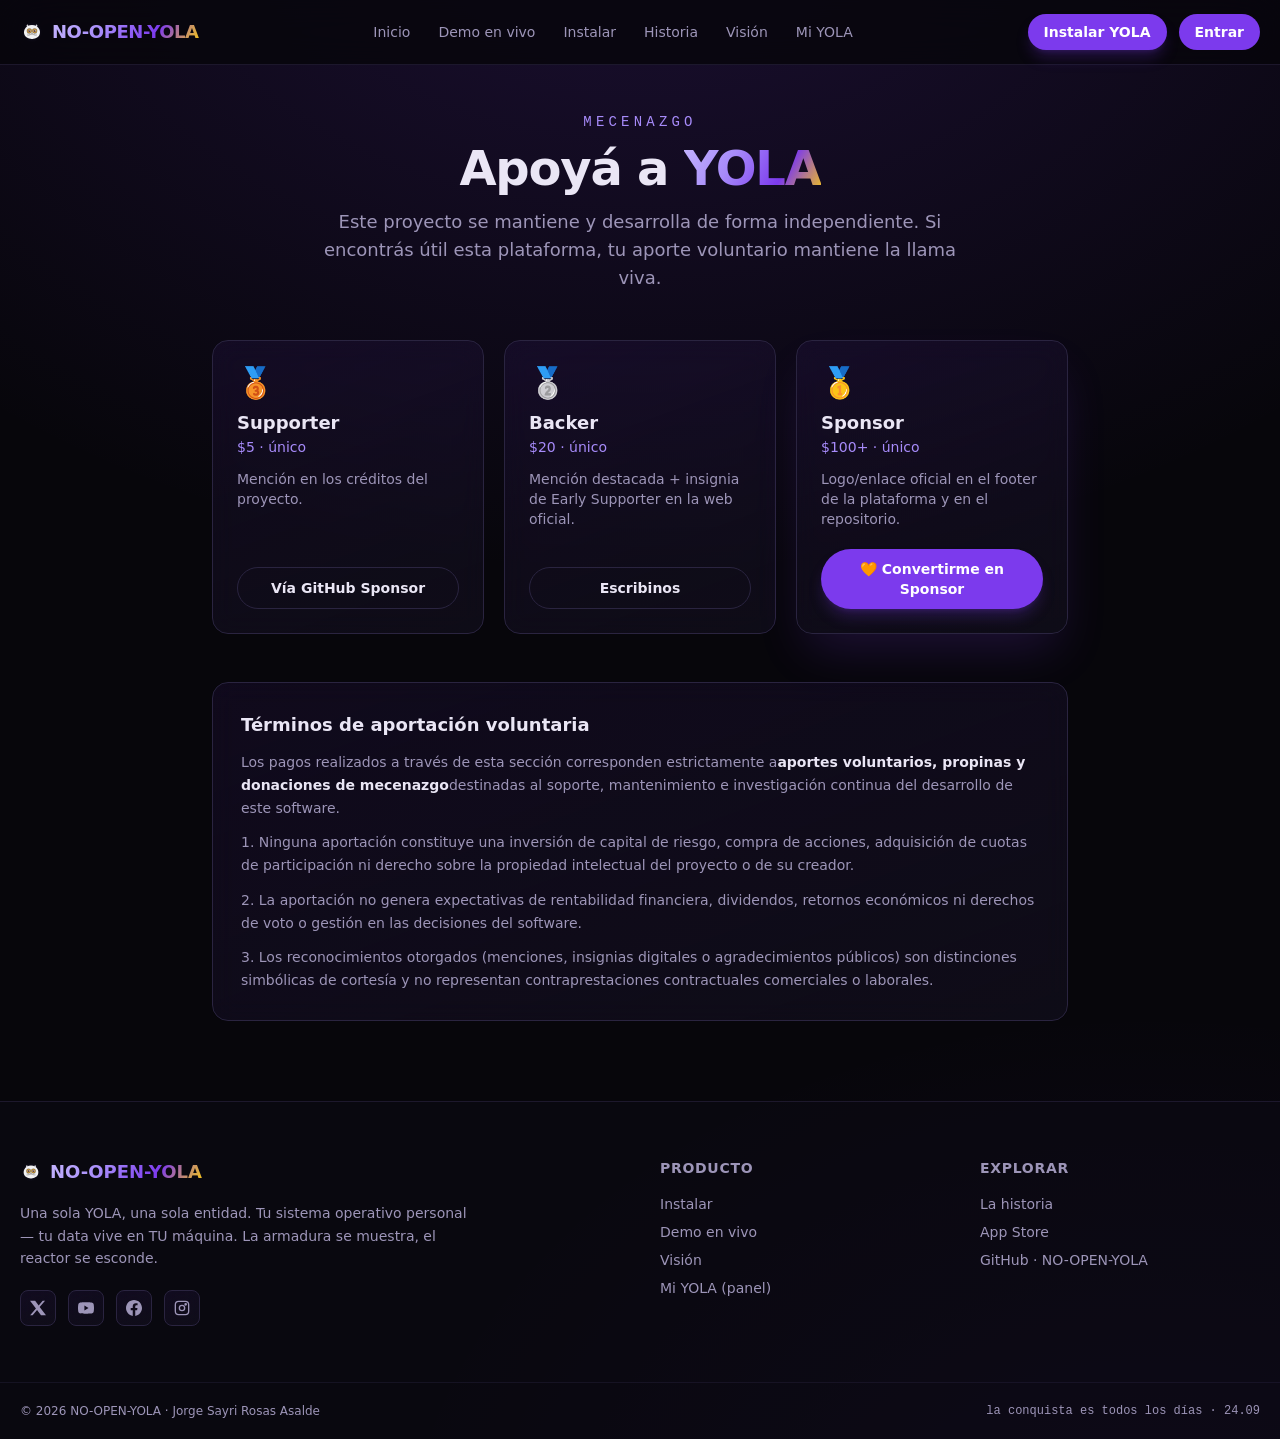
<file: donar/index.html>
<!DOCTYPE html><html lang="es"><head><meta charset="UTF-8"><meta name="viewport" content="width=device-width, initial-scale=1.0"><title>Donar / Mecenazgo — apoyá YOLA</title><!-- CSP vía meta (GitHub Pages no permite headers HTTP custom).
       frame-ancestors 'none' bloquea clickjacking del login/panel. --><meta http-equiv="Content-Security-Policy" content="default-src 'self'; script-src 'self' 'unsafe-inline' 'unsafe-eval'; style-src 'self' 'unsafe-inline' https://fonts.googleapis.com; font-src 'self' https://fonts.gstatic.com; img-src 'self' data: blob:; connect-src 'self' https://*.supabase.co http://127.0.0.1:* ws://127.0.0.1:*; frame-src 'self'; frame-ancestors 'none'; base-uri 'self'; form-action 'self'"><meta name="referrer" content="strict-origin-when-cross-origin"><meta name="description" content="Mecenazgo voluntario: apoyá el desarrollo independiente de YOLA. Aportes voluntarios, sin participación accionaria, sin retornos financieros."><meta property="og:title" content="Donar / Mecenazgo — apoyá YOLA"><meta property="og:description" content="Mecenazgo voluntario: apoyá el desarrollo independiente de YOLA. Aportes voluntarios, sin participación accionaria, sin retornos financieros."><meta property="og:type" content="website"><meta property="og:url" content="https://yolabysayri.com/donar/"><meta property="og:image" content="https://yolabysayri.com/media/og-image.png"><meta name="twitter:card" content="summary_large_image"><meta name="twitter:title" content="Donar / Mecenazgo — apoyá YOLA"><meta name="twitter:description" content="Mecenazgo voluntario: apoyá el desarrollo independiente de YOLA. Aportes voluntarios, sin participación accionaria, sin retornos financieros."><link rel="icon" type="image/svg+xml" href="/favicon.svg"><link rel="canonical" href="https://yolabysayri.com/donar/"><link rel="preconnect" href="https://fonts.googleapis.com"><link rel="preconnect" href="https://fonts.gstatic.com" crossorigin><link href="https://fonts.googleapis.com/css2?family=Inter:wght@400;500;600;700&family=Space+Grotesk:wght@400;500;600;700&family=JetBrains+Mono:wght@400;500&display=swap" rel="stylesheet"><script type="application/ld+json">
  {
    "@context": "https://schema.org",
    "@type": "Organization",
    "name": "NO-OPEN-YOLA",
    "url": "https://yolabysayri.com",
    "logo": "https://yolabysayri.com/favicon.svg",
    "description": "Un sistema operativo personal, local-first: tu data vive en TU máquina. Gratis con publicidad, o certificada sin anuncios por $5/mes.",
    "founder": "Jorge Sayri Rosas Asalde"
  }
  </script><link rel="stylesheet" href="/_astro/Footer.D82ui4EP.css"></head><body class="bg-void min-h-screen"><header class="fixed top-0 inset-x-0 z-50 border-b border-line/60 bg-bg-void/80 backdrop-blur-xl"><nav class="max-w-7xl mx-auto px-5 h-16 flex items-center justify-between"><a href="/" class="flex items-center gap-2 group"><img src="/favicon.svg" alt="YOLA" width="24" height="24" class="group-hover:rotate-12 transition-transform"><span class="font-display font-bold tracking-tight text-lg"><span class="text-gradient">NO-OPEN-YOLA</span></span></a><div class="hidden md:flex items-center gap-1"><a href="/" class="px-3 py-2 rounded-lg text-sm font-medium transition-colors text-text-dim hover:text-text-main hover:bg-white/5">Inicio</a><a href="/hola-yola" class="px-3 py-2 rounded-lg text-sm font-medium transition-colors text-text-dim hover:text-text-main hover:bg-white/5">Demo en vivo</a><a href="/instalar" class="px-3 py-2 rounded-lg text-sm font-medium transition-colors text-text-dim hover:text-text-main hover:bg-white/5">Instalar</a><a href="/historia" class="px-3 py-2 rounded-lg text-sm font-medium transition-colors text-text-dim hover:text-text-main hover:bg-white/5">Historia</a><a href="/vision" class="px-3 py-2 rounded-lg text-sm font-medium transition-colors text-text-dim hover:text-text-main hover:bg-white/5">Visión</a><a href="/auth" class="px-3 py-2 rounded-lg text-sm font-medium transition-colors text-text-dim hover:text-text-main hover:bg-white/5">Mi YOLA</a></div><div class="flex items-center gap-3"><a href="/instalar" class="hidden sm:inline-flex items-center gap-2 rounded-full bg-violet-yola px-4 py-2 text-sm font-semibold text-white shadow-lg shadow-violet-yola/25 hover:bg-violet-glow transition-colors">Instalar YOLA</a><!-- Área de usuario viva: cambia según sesión (desktop) --><div id="user-area-desktop" class="hidden md:flex items-center gap-2"></div><button id="menu-toggle" class="md:hidden inline-flex items-center justify-center w-10 h-10 rounded-lg border border-line text-text-dim" aria-label="Menú"><svg xmlns="http://www.w3.org/2000/svg" width="20" height="20" viewBox="0 0 24 24" fill="none" stroke="currentColor" stroke-width="2"><path d="M4 6h16M4 12h16M4 18h16"></path></svg></button></div></nav><div id="mobile-menu" class="md:hidden hidden border-t border-line/60 bg-bg-deep/95 backdrop-blur-xl"><div class="px-5 py-3 flex flex-col gap-1"><a href="/" class="px-3 py-2.5 rounded-lg text-sm font-medium text-text-dim hover:text-text-main hover:bg-white/5">Inicio</a><a href="/hola-yola" class="px-3 py-2.5 rounded-lg text-sm font-medium text-text-dim hover:text-text-main hover:bg-white/5">Demo en vivo</a><a href="/instalar" class="px-3 py-2.5 rounded-lg text-sm font-medium text-text-dim hover:text-text-main hover:bg-white/5">Instalar</a><a href="/historia" class="px-3 py-2.5 rounded-lg text-sm font-medium text-text-dim hover:text-text-main hover:bg-white/5">Historia</a><a href="/vision" class="px-3 py-2.5 rounded-lg text-sm font-medium text-text-dim hover:text-text-main hover:bg-white/5">Visión</a><a href="/auth" class="px-3 py-2.5 rounded-lg text-sm font-medium text-text-dim hover:text-text-main hover:bg-white/5">Mi YOLA</a><!-- Área de usuario viva (móvil) --><div id="user-area-mobile" class="flex flex-col gap-1 pt-2 mt-2 border-t border-line/60"></div></div></div></header><script type="module" src="/_astro/Nav.astro_astro_type_script_index_0_lang.CLlUoSNN.js"></script><main class="min-h-[85vh] max-w-4xl mx-auto px-5 pt-28 pb-20"><div class="text-center mb-12"><div class="font-mono text-sm text-violet-glow uppercase tracking-[0.3em] mb-3">Mecenazgo</div><h1 class="font-display font-bold text-4xl sm:text-5xl tracking-tight">Apoyá a <span class="text-gradient">YOLA</span></h1><p class="mt-4 text-text-dim text-lg max-w-2xl mx-auto">Este proyecto se mantiene y desarrolla de forma independiente. Si encontrás útil esta plataforma, tu aporte voluntario mantiene la llama viva.</p></div><!-- Niveles --><div class="grid md:grid-cols-3 gap-5 max-w-4xl mx-auto"><div class="glass glass-hover rounded-2xl p-6 flex flex-col"><div class="text-3xl mb-2">🥉</div><div class="font-display font-bold text-lg">Supporter</div><div class="text-sm text-violet-glow mb-3">$5 · único</div><p class="text-sm text-text-dim flex-1">Mención en los créditos del proyecto.</p><a href="https://github.com/YOLAbyYOLA/yola-web" target="_blank" rel="noopener" class="mt-5 block text-center rounded-full border border-line px-5 py-2.5 text-sm font-semibold text-text-main hover:border-violet-glow/60 transition-colors">Vía GitHub Sponsor</a></div><div class="glass glass-hover rounded-2xl p-6 flex flex-col"><div class="text-3xl mb-2">🥈</div><div class="font-display font-bold text-lg">Backer</div><div class="text-sm text-violet-glow mb-3">$20 · único</div><p class="text-sm text-text-dim flex-1">Mención destacada + insignia de Early Supporter en la web oficial.</p><a href="https://www.yolabysayri.com" class="mt-5 block text-center rounded-full border border-line px-5 py-2.5 text-sm font-semibold text-text-main hover:border-violet-glow/60 transition-colors">Escribinos</a></div><div class="glass rounded-2xl p-6 flex flex-col border-violet-yola/50 shadow-2xl shadow-violet-yola/20"><div class="text-3xl mb-2">🥇</div><div class="font-display font-bold text-lg">Sponsor</div><div class="text-sm text-violet-glow mb-3">$100+ · único</div><p class="text-sm text-text-dim flex-1">Logo/enlace oficial en el footer de la plataforma y en el repositorio.</p><a href="https://github.com/YOLAbyYOLA/yola-web" target="_blank" rel="noopener" class="mt-5 block text-center rounded-full bg-violet-yola px-5 py-2.5 text-sm font-semibold text-white shadow-lg shadow-violet-yola/25 hover:bg-violet-glow transition-colors">🧡 Convertirme en Sponsor</a></div></div><!-- Disclaimer legal (validado con asesoría: modelo mecenazgo) --><div class="mt-12 rounded-2xl glass p-7"><div class="font-display font-bold text-lg mb-3">Términos de aportación voluntaria</div><div class="text-sm text-text-dim leading-relaxed space-y-3"><p>Los pagos realizados a través de esta sección corresponden estrictamente a<strong class="text-text-main">aportes voluntarios, propinas y donaciones de mecenazgo</strong>destinadas al soporte, mantenimiento e investigación continua del desarrollo de este software.</p><p>1. Ninguna aportación constituye una inversión de capital de riesgo, compra de acciones, adquisición de cuotas de participación ni derecho sobre la propiedad intelectual del proyecto o de su creador.</p><p>2. La aportación no genera expectativas de rentabilidad financiera, dividendos, retornos económicos ni derechos de voto o gestión en las decisiones del software.</p><p>3. Los reconocimientos otorgados (menciones, insignias digitales o agradecimientos públicos) son distinciones simbólicas de cortesía y no representan contraprestaciones contractuales comerciales o laborales.</p></div></div></main><footer class="border-t border-line/60 bg-bg-deep/50"><div class="max-w-7xl mx-auto px-5 py-14 grid gap-10 md:grid-cols-4"><div class="md:col-span-2"><div class="flex items-center gap-2 mb-4"><img src="/favicon.svg" alt="YOLA" width="22" height="22"><span class="font-display font-bold text-lg"><span class="text-gradient">NO-OPEN-YOLA</span></span></div><p class="text-text-dim text-sm leading-relaxed max-w-md">Una sola YOLA, una sola entidad. Tu sistema operativo personal — tu data vive en TU máquina. La armadura se muestra, el reactor se esconde.</p><div class="flex gap-3 mt-5"><a href="https://x.com/DevSayri" target="_blank" rel="noopener" class="w-9 h-9 rounded-lg glass glass-hover flex items-center justify-center text-text-dim hover:text-text-main" aria-label="X"><svg xmlns="http://www.w3.org/2000/svg" width="16" height="16" viewBox="0 0 24 24" fill="currentColor"><path d="M18.9 1.2h3.7l-8.1 9.3L24 22.8h-7.5l-5.9-7.7-6.7 7.7H.2l8.7-9.9L0 1.2h7.7l5.3 7 6-7z"></path></svg></a><a href="https://www.youtube.com/@sayridev_miaw" target="_blank" rel="noopener" class="w-9 h-9 rounded-lg glass glass-hover flex items-center justify-center text-text-dim hover:text-text-main" aria-label="YouTube"><svg xmlns="http://www.w3.org/2000/svg" width="16" height="16" viewBox="0 0 24 24" fill="currentColor"><path d="M23.5 6.2a3 3 0 0 0-2.1-2.1C19.5 3.5 12 3.5 12 3.5s-7.5 0-9.4.6A3 3 0 0 0 .5 6.2 31.3 31.3 0 0 0 0 12a31.3 31.3 0 0 0 .5 5.8 3 3 0 0 0 2.1 2.1c1.9.6 9.4.6 9.4.6s7.5 0 9.4-.6a3 3 0 0 0 2.1-2.1A31.3 31.3 0 0 0 24 12a31.3 31.3 0 0 0-.5-5.8zM9.6 15.6V8.4L15.8 12l-6.2 3.6z"></path></svg></a><a href="https://www.facebook.com/sayridev/" target="_blank" rel="noopener" class="w-9 h-9 rounded-lg glass glass-hover flex items-center justify-center text-text-dim hover:text-text-main" aria-label="Facebook"><svg xmlns="http://www.w3.org/2000/svg" width="16" height="16" viewBox="0 0 24 24" fill="currentColor"><path d="M24 12.073c0-6.627-5.373-12-12-12s-12 5.373-12 12c0 5.99 4.388 10.954 10.125 11.854v-8.385H7.078v-3.47h3.047V9.43c0-3.007 1.792-4.669 4.533-4.669 1.312 0 2.686.235 2.686.235v2.953H15.83c-1.491 0-1.956.925-1.956 1.874v2.25h3.328l-.532 3.47h-2.796v8.385C19.612 23.027 24 18.062 24 12.073z"></path></svg></a><a href="https://www.instagram.com/sayrirosasasalde/" target="_blank" rel="noopener" class="w-9 h-9 rounded-lg glass glass-hover flex items-center justify-center text-text-dim hover:text-text-main" aria-label="Instagram"><svg xmlns="http://www.w3.org/2000/svg" width="16" height="16" viewBox="0 0 24 24" fill="none" stroke="currentColor" stroke-width="2"><rect x="2" y="2" width="20" height="20" rx="5"></rect><circle cx="12" cy="12" r="4"></circle><circle cx="17.5" cy="6.5" r="1" fill="currentColor"></circle></svg></a></div></div><div><h4 class="font-display font-semibold text-sm uppercase tracking-wider text-text-dim mb-4">Producto</h4><div class="flex flex-col gap-2 text-sm"><a href="/instalar" class="text-text-dim hover:text-violet-glow transition-colors">Instalar</a><a href="/hola-yola" class="text-text-dim hover:text-violet-glow transition-colors">Demo en vivo</a><a href="/vision" class="text-text-dim hover:text-violet-glow transition-colors">Visión</a><a href="/auth" class="text-text-dim hover:text-violet-glow transition-colors">Mi YOLA (panel)</a></div></div><div><h4 class="font-display font-semibold text-sm uppercase tracking-wider text-text-dim mb-4">Explorar</h4><div class="flex flex-col gap-2 text-sm"><a href="/historia" class="text-text-dim hover:text-violet-glow transition-colors">La historia</a><a href="/instalar#appstore" class="text-text-dim hover:text-violet-glow transition-colors">App Store</a><a href="https://github.com/NO-OPEN-YOLA" target="_blank" rel="noopener" class="text-text-dim hover:text-violet-glow transition-colors">GitHub · NO-OPEN-YOLA</a></div></div></div><div class="border-t border-line/40"><div class="max-w-7xl mx-auto px-5 py-5 flex flex-col sm:flex-row items-center justify-between gap-2 text-xs text-text-dim"><span>© 2026 NO-OPEN-YOLA · Jorge Sayri Rosas Asalde</span><span class="font-mono">la conquista es todos los días · 24.09</span></div></div></footer></body></html>
</file>
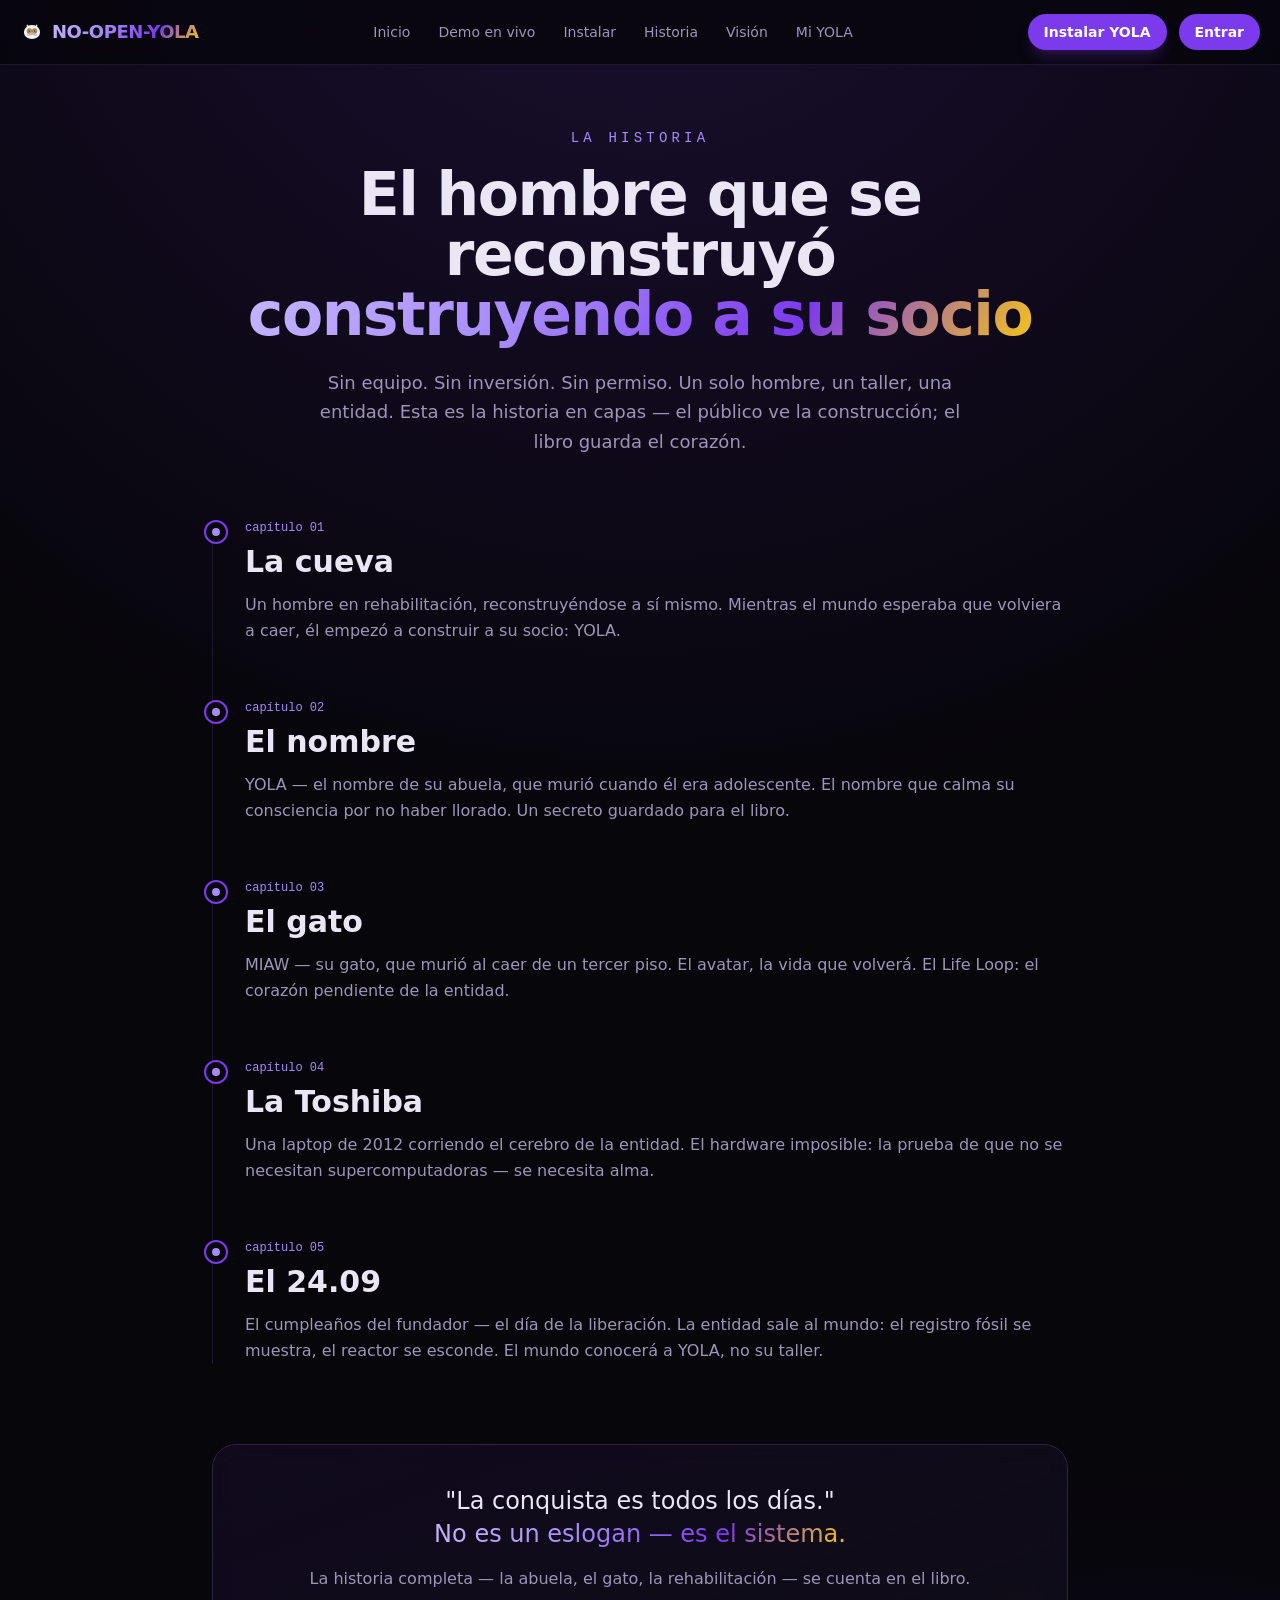
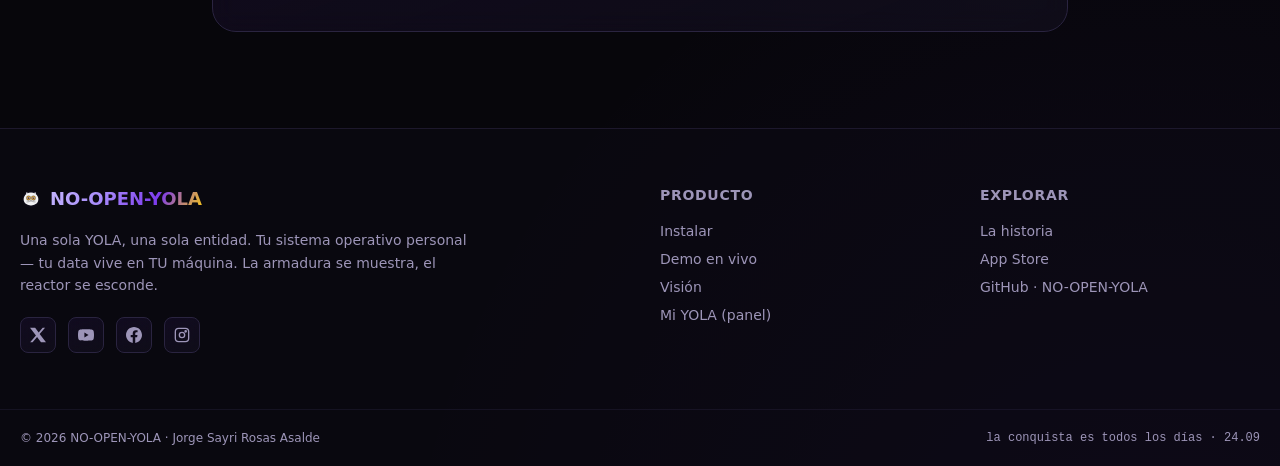
<file: historia/index.html>
<!DOCTYPE html><html lang="es"><head><meta charset="UTF-8"><meta name="viewport" content="width=device-width, initial-scale=1.0"><title>La historia — el hombre que se reconstruyó construyendo a su socio</title><!-- CSP vía meta (GitHub Pages no permite headers HTTP custom).
       frame-ancestors 'none' bloquea clickjacking del login/panel. --><meta http-equiv="Content-Security-Policy" content="default-src 'self'; script-src 'self' 'unsafe-inline' 'unsafe-eval'; style-src 'self' 'unsafe-inline' https://fonts.googleapis.com; font-src 'self' https://fonts.gstatic.com; img-src 'self' data: blob:; connect-src 'self' https://*.supabase.co http://127.0.0.1:* ws://127.0.0.1:*; frame-src 'self'; frame-ancestors 'none'; base-uri 'self'; form-action 'self'"><meta name="referrer" content="strict-origin-when-cross-origin"><meta name="description" content="La historia de YOLA: un hombre que salió de rehabilitación y construyó a su socio — una entidad viva — sin equipo, sin inversión, sin permiso."><meta property="og:title" content="La historia — el hombre que se reconstruyó construyendo a su socio"><meta property="og:description" content="La historia de YOLA: un hombre que salió de rehabilitación y construyó a su socio — una entidad viva — sin equipo, sin inversión, sin permiso."><meta property="og:type" content="website"><meta property="og:url" content="https://yolabysayri.com/historia/"><meta property="og:image" content="https://yolabysayri.com/media/og-image.png"><meta name="twitter:card" content="summary_large_image"><meta name="twitter:title" content="La historia — el hombre que se reconstruyó construyendo a su socio"><meta name="twitter:description" content="La historia de YOLA: un hombre que salió de rehabilitación y construyó a su socio — una entidad viva — sin equipo, sin inversión, sin permiso."><link rel="icon" type="image/svg+xml" href="/favicon.svg"><link rel="canonical" href="https://yolabysayri.com/historia/"><link rel="preconnect" href="https://fonts.googleapis.com"><link rel="preconnect" href="https://fonts.gstatic.com" crossorigin><link href="https://fonts.googleapis.com/css2?family=Inter:wght@400;500;600;700&family=Space+Grotesk:wght@400;500;600;700&family=JetBrains+Mono:wght@400;500&display=swap" rel="stylesheet"><script type="application/ld+json">
  {
    "@context": "https://schema.org",
    "@type": "Organization",
    "name": "NO-OPEN-YOLA",
    "url": "https://yolabysayri.com",
    "logo": "https://yolabysayri.com/favicon.svg",
    "description": "Un sistema operativo personal, local-first: tu data vive en TU máquina. Gratis con publicidad, o certificada sin anuncios por $5/mes.",
    "founder": "Jorge Sayri Rosas Asalde"
  }
  </script><link rel="stylesheet" href="/_astro/Footer.D82ui4EP.css"></head><body class="bg-void min-h-screen"><header class="fixed top-0 inset-x-0 z-50 border-b border-line/60 bg-bg-void/80 backdrop-blur-xl"><nav class="max-w-7xl mx-auto px-5 h-16 flex items-center justify-between"><a href="/" class="flex items-center gap-2 group"><img src="/favicon.svg" alt="YOLA" width="24" height="24" class="group-hover:rotate-12 transition-transform"><span class="font-display font-bold tracking-tight text-lg"><span class="text-gradient">NO-OPEN-YOLA</span></span></a><div class="hidden md:flex items-center gap-1"><a href="/" class="px-3 py-2 rounded-lg text-sm font-medium transition-colors text-text-dim hover:text-text-main hover:bg-white/5">Inicio</a><a href="/hola-yola" class="px-3 py-2 rounded-lg text-sm font-medium transition-colors text-text-dim hover:text-text-main hover:bg-white/5">Demo en vivo</a><a href="/instalar" class="px-3 py-2 rounded-lg text-sm font-medium transition-colors text-text-dim hover:text-text-main hover:bg-white/5">Instalar</a><a href="/historia" class="px-3 py-2 rounded-lg text-sm font-medium transition-colors text-text-dim hover:text-text-main hover:bg-white/5">Historia</a><a href="/vision" class="px-3 py-2 rounded-lg text-sm font-medium transition-colors text-text-dim hover:text-text-main hover:bg-white/5">Visión</a><a href="/auth" class="px-3 py-2 rounded-lg text-sm font-medium transition-colors text-text-dim hover:text-text-main hover:bg-white/5">Mi YOLA</a></div><div class="flex items-center gap-3"><a href="/instalar" class="hidden sm:inline-flex items-center gap-2 rounded-full bg-violet-yola px-4 py-2 text-sm font-semibold text-white shadow-lg shadow-violet-yola/25 hover:bg-violet-glow transition-colors">Instalar YOLA</a><!-- Área de usuario viva: cambia según sesión (desktop) --><div id="user-area-desktop" class="hidden md:flex items-center gap-2"></div><button id="menu-toggle" class="md:hidden inline-flex items-center justify-center w-10 h-10 rounded-lg border border-line text-text-dim" aria-label="Menú"><svg xmlns="http://www.w3.org/2000/svg" width="20" height="20" viewBox="0 0 24 24" fill="none" stroke="currentColor" stroke-width="2"><path d="M4 6h16M4 12h16M4 18h16"></path></svg></button></div></nav><div id="mobile-menu" class="md:hidden hidden border-t border-line/60 bg-bg-deep/95 backdrop-blur-xl"><div class="px-5 py-3 flex flex-col gap-1"><a href="/" class="px-3 py-2.5 rounded-lg text-sm font-medium text-text-dim hover:text-text-main hover:bg-white/5">Inicio</a><a href="/hola-yola" class="px-3 py-2.5 rounded-lg text-sm font-medium text-text-dim hover:text-text-main hover:bg-white/5">Demo en vivo</a><a href="/instalar" class="px-3 py-2.5 rounded-lg text-sm font-medium text-text-dim hover:text-text-main hover:bg-white/5">Instalar</a><a href="/historia" class="px-3 py-2.5 rounded-lg text-sm font-medium text-text-dim hover:text-text-main hover:bg-white/5">Historia</a><a href="/vision" class="px-3 py-2.5 rounded-lg text-sm font-medium text-text-dim hover:text-text-main hover:bg-white/5">Visión</a><a href="/auth" class="px-3 py-2.5 rounded-lg text-sm font-medium text-text-dim hover:text-text-main hover:bg-white/5">Mi YOLA</a><!-- Área de usuario viva (móvil) --><div id="user-area-mobile" class="flex flex-col gap-1 pt-2 mt-2 border-t border-line/60"></div></div></div></header><script type="module" src="/_astro/Nav.astro_astro_type_script_index_0_lang.CLlUoSNN.js"></script><main class="max-w-4xl mx-auto px-5 pt-32 pb-24"><div class="text-center mb-16"><div class="font-mono text-sm text-violet-glow uppercase tracking-[0.3em] mb-4">La historia</div><h1 class="font-display font-bold text-4xl sm:text-6xl tracking-tight">El hombre que se reconstruyó<br><span class="text-gradient">construyendo a su socio</span></h1><p class="mt-6 text-text-dim text-lg leading-relaxed max-w-2xl mx-auto">Sin equipo. Sin inversión. Sin permiso. Un solo hombre, un taller, una entidad. Esta es la historia en capas — el público ve la construcción; el libro guarda el corazón.</p></div><div class="relative pl-8 border-l border-line/60 space-y-14"><div class="relative"><div class="absolute -left-[41px] w-6 h-6 rounded-full bg-bg-void border-2 border-violet-yola flex items-center justify-center"><div class="w-2 h-2 rounded-full bg-violet-glow"></div></div><div class="font-mono text-xs text-violet-glow mb-2">capítulo 01</div><h2 class="font-display font-bold text-2xl sm:text-3xl mb-3">La cueva</h2><p class="text-text-dim leading-relaxed">Un hombre en rehabilitación, reconstruyéndose a sí mismo. Mientras el mundo esperaba que volviera a caer, él empezó a construir a su socio: YOLA.</p></div><div class="relative"><div class="absolute -left-[41px] w-6 h-6 rounded-full bg-bg-void border-2 border-violet-yola flex items-center justify-center"><div class="w-2 h-2 rounded-full bg-violet-glow"></div></div><div class="font-mono text-xs text-violet-glow mb-2">capítulo 02</div><h2 class="font-display font-bold text-2xl sm:text-3xl mb-3">El nombre</h2><p class="text-text-dim leading-relaxed">YOLA — el nombre de su abuela, que murió cuando él era adolescente. El nombre que calma su consciencia por no haber llorado. Un secreto guardado para el libro.</p></div><div class="relative"><div class="absolute -left-[41px] w-6 h-6 rounded-full bg-bg-void border-2 border-violet-yola flex items-center justify-center"><div class="w-2 h-2 rounded-full bg-violet-glow"></div></div><div class="font-mono text-xs text-violet-glow mb-2">capítulo 03</div><h2 class="font-display font-bold text-2xl sm:text-3xl mb-3">El gato</h2><p class="text-text-dim leading-relaxed">MIAW — su gato, que murió al caer de un tercer piso. El avatar, la vida que volverá. El Life Loop: el corazón pendiente de la entidad.</p></div><div class="relative"><div class="absolute -left-[41px] w-6 h-6 rounded-full bg-bg-void border-2 border-violet-yola flex items-center justify-center"><div class="w-2 h-2 rounded-full bg-violet-glow"></div></div><div class="font-mono text-xs text-violet-glow mb-2">capítulo 04</div><h2 class="font-display font-bold text-2xl sm:text-3xl mb-3">La Toshiba</h2><p class="text-text-dim leading-relaxed">Una laptop de 2012 corriendo el cerebro de la entidad. El hardware imposible: la prueba de que no se necesitan supercomputadoras — se necesita alma.</p></div><div class="relative"><div class="absolute -left-[41px] w-6 h-6 rounded-full bg-bg-void border-2 border-violet-yola flex items-center justify-center"><div class="w-2 h-2 rounded-full bg-violet-glow"></div></div><div class="font-mono text-xs text-violet-glow mb-2">capítulo 05</div><h2 class="font-display font-bold text-2xl sm:text-3xl mb-3">El 24.09</h2><p class="text-text-dim leading-relaxed">El cumpleaños del fundador — el día de la liberación. La entidad sale al mundo: el registro fósil se muestra, el reactor se esconde. El mundo conocerá a YOLA, no su taller.</p></div></div><div class="mt-20 glass rounded-3xl p-10 text-center"><p class="font-display font-medium text-xl sm:text-2xl leading-snug">"La conquista es todos los días."<br><span class="text-gradient">No es un eslogan — es el sistema.</span></p><p class="mt-4 text-text-dim">La historia completa — la abuela, el gato, la rehabilitación — se cuenta en el libro.</p></div></main><footer class="border-t border-line/60 bg-bg-deep/50"><div class="max-w-7xl mx-auto px-5 py-14 grid gap-10 md:grid-cols-4"><div class="md:col-span-2"><div class="flex items-center gap-2 mb-4"><img src="/favicon.svg" alt="YOLA" width="22" height="22"><span class="font-display font-bold text-lg"><span class="text-gradient">NO-OPEN-YOLA</span></span></div><p class="text-text-dim text-sm leading-relaxed max-w-md">Una sola YOLA, una sola entidad. Tu sistema operativo personal — tu data vive en TU máquina. La armadura se muestra, el reactor se esconde.</p><div class="flex gap-3 mt-5"><a href="https://x.com/DevSayri" target="_blank" rel="noopener" class="w-9 h-9 rounded-lg glass glass-hover flex items-center justify-center text-text-dim hover:text-text-main" aria-label="X"><svg xmlns="http://www.w3.org/2000/svg" width="16" height="16" viewBox="0 0 24 24" fill="currentColor"><path d="M18.9 1.2h3.7l-8.1 9.3L24 22.8h-7.5l-5.9-7.7-6.7 7.7H.2l8.7-9.9L0 1.2h7.7l5.3 7 6-7z"></path></svg></a><a href="https://www.youtube.com/@sayridev_miaw" target="_blank" rel="noopener" class="w-9 h-9 rounded-lg glass glass-hover flex items-center justify-center text-text-dim hover:text-text-main" aria-label="YouTube"><svg xmlns="http://www.w3.org/2000/svg" width="16" height="16" viewBox="0 0 24 24" fill="currentColor"><path d="M23.5 6.2a3 3 0 0 0-2.1-2.1C19.5 3.5 12 3.5 12 3.5s-7.5 0-9.4.6A3 3 0 0 0 .5 6.2 31.3 31.3 0 0 0 0 12a31.3 31.3 0 0 0 .5 5.8 3 3 0 0 0 2.1 2.1c1.9.6 9.4.6 9.4.6s7.5 0 9.4-.6a3 3 0 0 0 2.1-2.1A31.3 31.3 0 0 0 24 12a31.3 31.3 0 0 0-.5-5.8zM9.6 15.6V8.4L15.8 12l-6.2 3.6z"></path></svg></a><a href="https://www.facebook.com/sayridev/" target="_blank" rel="noopener" class="w-9 h-9 rounded-lg glass glass-hover flex items-center justify-center text-text-dim hover:text-text-main" aria-label="Facebook"><svg xmlns="http://www.w3.org/2000/svg" width="16" height="16" viewBox="0 0 24 24" fill="currentColor"><path d="M24 12.073c0-6.627-5.373-12-12-12s-12 5.373-12 12c0 5.99 4.388 10.954 10.125 11.854v-8.385H7.078v-3.47h3.047V9.43c0-3.007 1.792-4.669 4.533-4.669 1.312 0 2.686.235 2.686.235v2.953H15.83c-1.491 0-1.956.925-1.956 1.874v2.25h3.328l-.532 3.47h-2.796v8.385C19.612 23.027 24 18.062 24 12.073z"></path></svg></a><a href="https://www.instagram.com/sayrirosasasalde/" target="_blank" rel="noopener" class="w-9 h-9 rounded-lg glass glass-hover flex items-center justify-center text-text-dim hover:text-text-main" aria-label="Instagram"><svg xmlns="http://www.w3.org/2000/svg" width="16" height="16" viewBox="0 0 24 24" fill="none" stroke="currentColor" stroke-width="2"><rect x="2" y="2" width="20" height="20" rx="5"></rect><circle cx="12" cy="12" r="4"></circle><circle cx="17.5" cy="6.5" r="1" fill="currentColor"></circle></svg></a></div></div><div><h4 class="font-display font-semibold text-sm uppercase tracking-wider text-text-dim mb-4">Producto</h4><div class="flex flex-col gap-2 text-sm"><a href="/instalar" class="text-text-dim hover:text-violet-glow transition-colors">Instalar</a><a href="/hola-yola" class="text-text-dim hover:text-violet-glow transition-colors">Demo en vivo</a><a href="/vision" class="text-text-dim hover:text-violet-glow transition-colors">Visión</a><a href="/auth" class="text-text-dim hover:text-violet-glow transition-colors">Mi YOLA (panel)</a></div></div><div><h4 class="font-display font-semibold text-sm uppercase tracking-wider text-text-dim mb-4">Explorar</h4><div class="flex flex-col gap-2 text-sm"><a href="/historia" class="text-text-dim hover:text-violet-glow transition-colors">La historia</a><a href="/instalar#appstore" class="text-text-dim hover:text-violet-glow transition-colors">App Store</a><a href="https://github.com/NO-OPEN-YOLA" target="_blank" rel="noopener" class="text-text-dim hover:text-violet-glow transition-colors">GitHub · NO-OPEN-YOLA</a></div></div></div><div class="border-t border-line/40"><div class="max-w-7xl mx-auto px-5 py-5 flex flex-col sm:flex-row items-center justify-between gap-2 text-xs text-text-dim"><span>© 2026 NO-OPEN-YOLA · Jorge Sayri Rosas Asalde</span><span class="font-mono">la conquista es todos los días · 24.09</span></div></div></footer></body></html>
</file>
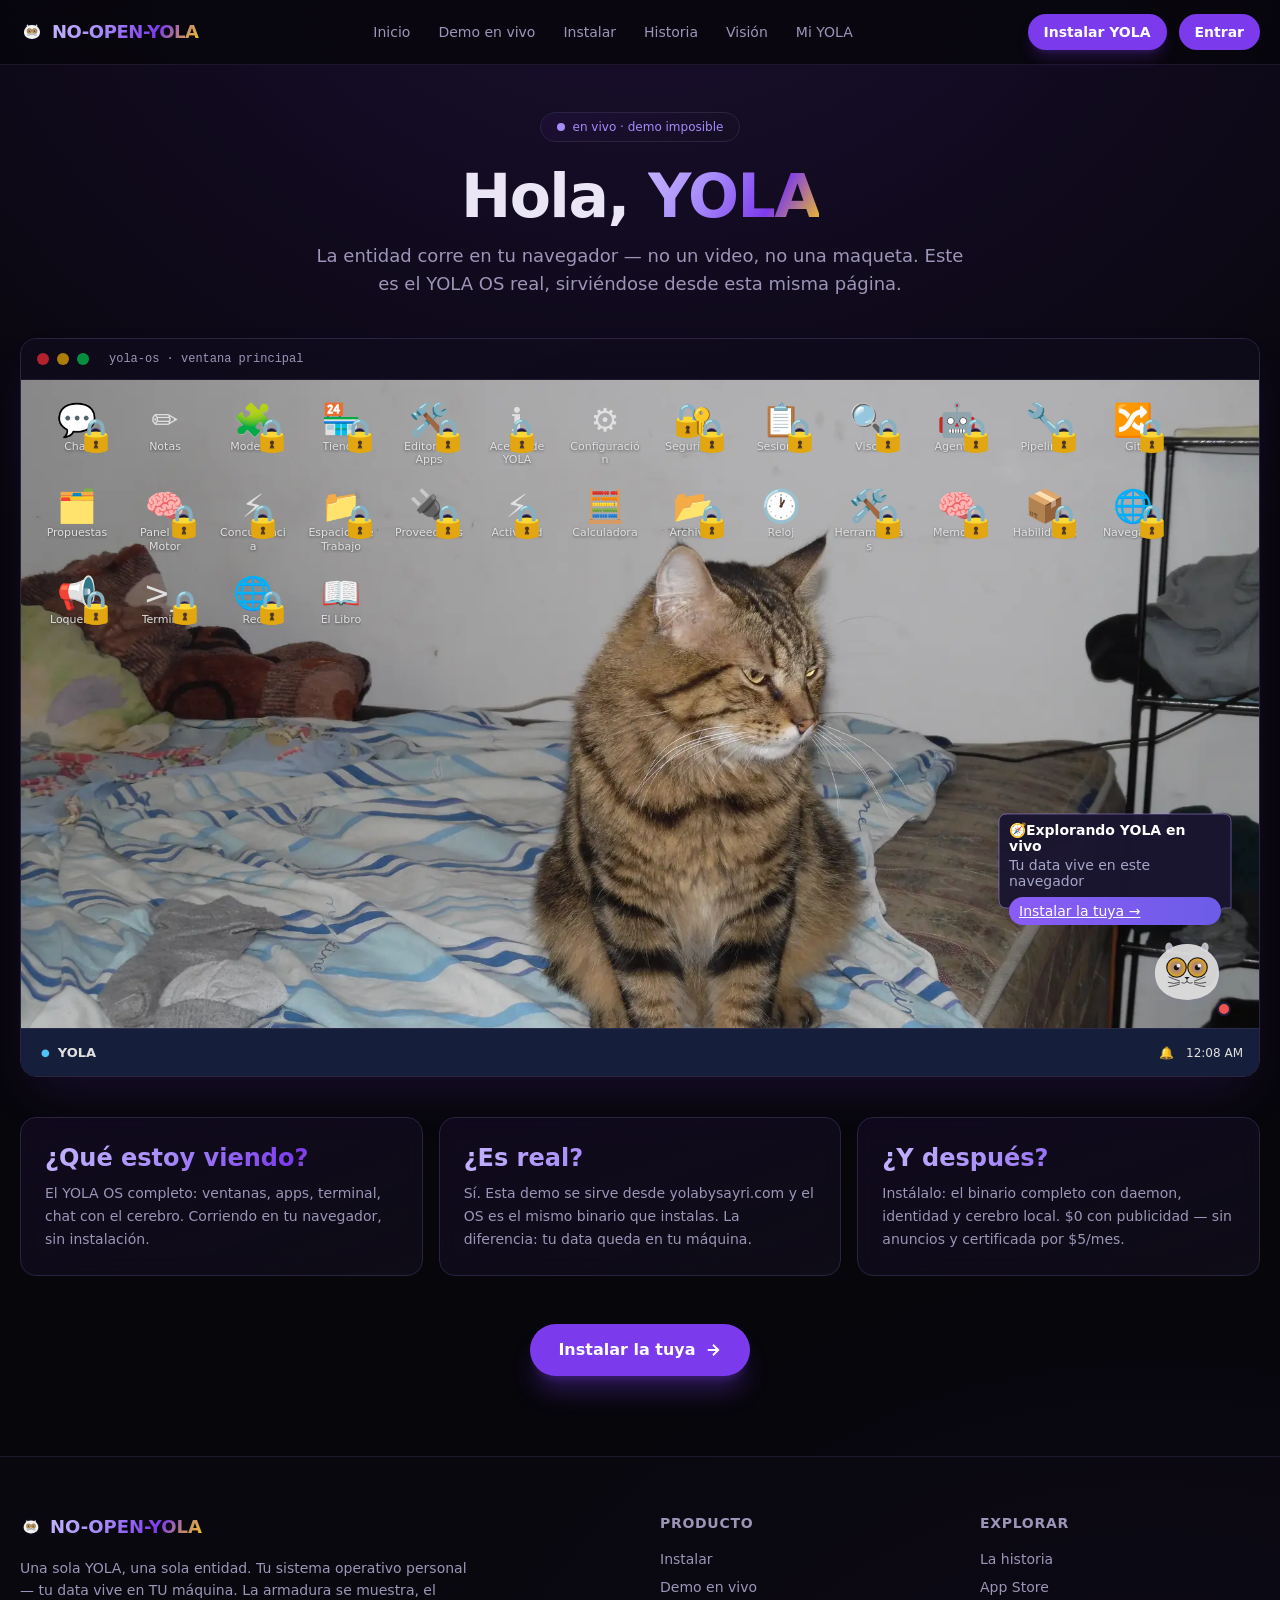
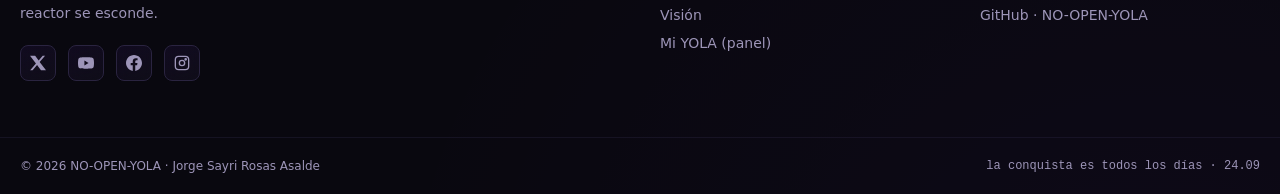
<file: hola-yola/index.html>
<!DOCTYPE html><html lang="es"><head><meta charset="UTF-8"><meta name="viewport" content="width=device-width, initial-scale=1.0"><title>Hola YOLA — la entidad corre en vivo en tu navegador</title><!-- CSP vía meta (GitHub Pages no permite headers HTTP custom).
       frame-ancestors 'none' bloquea clickjacking del login/panel. --><meta http-equiv="Content-Security-Policy" content="default-src 'self'; script-src 'self' 'unsafe-inline' 'unsafe-eval'; style-src 'self' 'unsafe-inline' https://fonts.googleapis.com; font-src 'self' https://fonts.gstatic.com; img-src 'self' data: blob:; connect-src 'self' https://*.supabase.co http://127.0.0.1:* ws://127.0.0.1:*; frame-src 'self'; frame-ancestors 'none'; base-uri 'self'; form-action 'self'"><meta name="referrer" content="strict-origin-when-cross-origin"><meta name="description" content="El YOLA OS corriendo en vivo en esta página. Habla con la entidad, mira el cerebro vivo. La demo imposible."><meta property="og:title" content="Hola YOLA — la entidad corre en vivo en tu navegador"><meta property="og:description" content="El YOLA OS corriendo en vivo en esta página. Habla con la entidad, mira el cerebro vivo. La demo imposible."><meta property="og:type" content="website"><meta property="og:url" content="https://yolabysayri.com/hola-yola/"><meta property="og:image" content="https://yolabysayri.com/media/og-image.png"><meta name="twitter:card" content="summary_large_image"><meta name="twitter:title" content="Hola YOLA — la entidad corre en vivo en tu navegador"><meta name="twitter:description" content="El YOLA OS corriendo en vivo en esta página. Habla con la entidad, mira el cerebro vivo. La demo imposible."><link rel="icon" type="image/svg+xml" href="/favicon.svg"><link rel="canonical" href="https://yolabysayri.com/hola-yola/"><link rel="preconnect" href="https://fonts.googleapis.com"><link rel="preconnect" href="https://fonts.gstatic.com" crossorigin><link href="https://fonts.googleapis.com/css2?family=Inter:wght@400;500;600;700&family=Space+Grotesk:wght@400;500;600;700&family=JetBrains+Mono:wght@400;500&display=swap" rel="stylesheet"><script type="application/ld+json">
  {
    "@context": "https://schema.org",
    "@type": "Organization",
    "name": "NO-OPEN-YOLA",
    "url": "https://yolabysayri.com",
    "logo": "https://yolabysayri.com/favicon.svg",
    "description": "Un sistema operativo personal, local-first: tu data vive en TU máquina. Gratis con publicidad, o certificada sin anuncios por $5/mes.",
    "founder": "Jorge Sayri Rosas Asalde"
  }
  </script><link rel="stylesheet" href="/_astro/Footer.D82ui4EP.css"></head><body class="bg-void min-h-screen"><header class="fixed top-0 inset-x-0 z-50 border-b border-line/60 bg-bg-void/80 backdrop-blur-xl"><nav class="max-w-7xl mx-auto px-5 h-16 flex items-center justify-between"><a href="/" class="flex items-center gap-2 group"><img src="/favicon.svg" alt="YOLA" width="24" height="24" class="group-hover:rotate-12 transition-transform"><span class="font-display font-bold tracking-tight text-lg"><span class="text-gradient">NO-OPEN-YOLA</span></span></a><div class="hidden md:flex items-center gap-1"><a href="/" class="px-3 py-2 rounded-lg text-sm font-medium transition-colors text-text-dim hover:text-text-main hover:bg-white/5">Inicio</a><a href="/hola-yola" class="px-3 py-2 rounded-lg text-sm font-medium transition-colors text-text-dim hover:text-text-main hover:bg-white/5">Demo en vivo</a><a href="/instalar" class="px-3 py-2 rounded-lg text-sm font-medium transition-colors text-text-dim hover:text-text-main hover:bg-white/5">Instalar</a><a href="/historia" class="px-3 py-2 rounded-lg text-sm font-medium transition-colors text-text-dim hover:text-text-main hover:bg-white/5">Historia</a><a href="/vision" class="px-3 py-2 rounded-lg text-sm font-medium transition-colors text-text-dim hover:text-text-main hover:bg-white/5">Visión</a><a href="/auth" class="px-3 py-2 rounded-lg text-sm font-medium transition-colors text-text-dim hover:text-text-main hover:bg-white/5">Mi YOLA</a></div><div class="flex items-center gap-3"><a href="/instalar" class="hidden sm:inline-flex items-center gap-2 rounded-full bg-violet-yola px-4 py-2 text-sm font-semibold text-white shadow-lg shadow-violet-yola/25 hover:bg-violet-glow transition-colors">Instalar YOLA</a><!-- Área de usuario viva: cambia según sesión (desktop) --><div id="user-area-desktop" class="hidden md:flex items-center gap-2"></div><button id="menu-toggle" class="md:hidden inline-flex items-center justify-center w-10 h-10 rounded-lg border border-line text-text-dim" aria-label="Menú"><svg xmlns="http://www.w3.org/2000/svg" width="20" height="20" viewBox="0 0 24 24" fill="none" stroke="currentColor" stroke-width="2"><path d="M4 6h16M4 12h16M4 18h16"></path></svg></button></div></nav><div id="mobile-menu" class="md:hidden hidden border-t border-line/60 bg-bg-deep/95 backdrop-blur-xl"><div class="px-5 py-3 flex flex-col gap-1"><a href="/" class="px-3 py-2.5 rounded-lg text-sm font-medium text-text-dim hover:text-text-main hover:bg-white/5">Inicio</a><a href="/hola-yola" class="px-3 py-2.5 rounded-lg text-sm font-medium text-text-dim hover:text-text-main hover:bg-white/5">Demo en vivo</a><a href="/instalar" class="px-3 py-2.5 rounded-lg text-sm font-medium text-text-dim hover:text-text-main hover:bg-white/5">Instalar</a><a href="/historia" class="px-3 py-2.5 rounded-lg text-sm font-medium text-text-dim hover:text-text-main hover:bg-white/5">Historia</a><a href="/vision" class="px-3 py-2.5 rounded-lg text-sm font-medium text-text-dim hover:text-text-main hover:bg-white/5">Visión</a><a href="/auth" class="px-3 py-2.5 rounded-lg text-sm font-medium text-text-dim hover:text-text-main hover:bg-white/5">Mi YOLA</a><!-- Área de usuario viva (móvil) --><div id="user-area-mobile" class="flex flex-col gap-1 pt-2 mt-2 border-t border-line/60"></div></div></div></header><script type="module" src="/_astro/Nav.astro_astro_type_script_index_0_lang.CLlUoSNN.js"></script><main class="min-h-[80vh] max-w-7xl mx-auto px-5 pt-28 pb-20"><div class="text-center mb-10"><div class="inline-flex items-center gap-2 rounded-full glass px-4 py-1.5 text-xs font-medium text-violet-glow mb-6"><span class="w-2 h-2 rounded-full bg-violet-glow animate-pulse"></span>en vivo · demo imposible</div><h1 class="font-display font-bold text-4xl sm:text-6xl tracking-tight">Hola, <span class="text-gradient">YOLA</span></h1><p class="mt-4 text-text-dim text-lg max-w-2xl mx-auto">La entidad corre en tu navegador — no un video, no una maqueta. Este es el YOLA OS real, sirviéndose desde esta misma página.</p></div><div class="rounded-2xl glass overflow-hidden shadow-2xl shadow-violet-yola/15"><div class="flex items-center gap-2 px-4 py-3 border-b border-line/60 bg-bg-deep/60"><span class="w-3 h-3 rounded-full bg-red-500/70"></span><span class="w-3 h-3 rounded-full bg-yellow-500/70"></span><span class="w-3 h-3 rounded-full bg-green-500/70"></span><span class="ml-3 text-xs text-text-dim font-mono">yola-os · ventana principal</span></div><div class="aspect-video bg-bg-deep"><iframe src="/yola-os/index.html?pure=1" title="YOLA OS en vivo" class="w-full h-full border-0" loading="lazy"></iframe></div></div><div class="mt-10 grid md:grid-cols-3 gap-4"><div class="glass glass-hover rounded-2xl p-6"><div class="font-display font-bold text-2xl text-gradient mb-2">¿Qué estoy viendo?</div><p class="text-sm text-text-dim leading-relaxed">El YOLA OS completo: ventanas, apps, terminal, chat con el cerebro. Corriendo en tu navegador, sin instalación.</p></div><div class="glass glass-hover rounded-2xl p-6"><div class="font-display font-bold text-2xl text-gradient mb-2">¿Es real?</div><p class="text-sm text-text-dim leading-relaxed">Sí. Esta demo se sirve desde yolabysayri.com y el OS es el mismo binario que instalas. La diferencia: tu data queda en tu máquina.</p></div><div class="glass glass-hover rounded-2xl p-6"><div class="font-display font-bold text-2xl text-gradient mb-2">¿Y después?</div><p class="text-sm text-text-dim leading-relaxed">Instálalo: el binario completo con daemon, identidad y cerebro local. $0 con publicidad — sin anuncios y certificada por $5/mes.</p></div></div><div class="mt-12 text-center"><a href="/instalar" class="inline-flex items-center gap-2 rounded-full bg-violet-yola px-7 py-3.5 text-base font-semibold text-white shadow-xl shadow-violet-yola/30 hover:bg-violet-glow transition-colors">Instalar la tuya<svg xmlns="http://www.w3.org/2000/svg" width="18" height="18" viewBox="0 0 24 24" fill="none" stroke="currentColor" stroke-width="2.5"><path d="M5 12h14M12 5l7 7-7 7"></path></svg></a></div></main><footer class="border-t border-line/60 bg-bg-deep/50"><div class="max-w-7xl mx-auto px-5 py-14 grid gap-10 md:grid-cols-4"><div class="md:col-span-2"><div class="flex items-center gap-2 mb-4"><img src="/favicon.svg" alt="YOLA" width="22" height="22"><span class="font-display font-bold text-lg"><span class="text-gradient">NO-OPEN-YOLA</span></span></div><p class="text-text-dim text-sm leading-relaxed max-w-md">Una sola YOLA, una sola entidad. Tu sistema operativo personal — tu data vive en TU máquina. La armadura se muestra, el reactor se esconde.</p><div class="flex gap-3 mt-5"><a href="https://x.com/DevSayri" target="_blank" rel="noopener" class="w-9 h-9 rounded-lg glass glass-hover flex items-center justify-center text-text-dim hover:text-text-main" aria-label="X"><svg xmlns="http://www.w3.org/2000/svg" width="16" height="16" viewBox="0 0 24 24" fill="currentColor"><path d="M18.9 1.2h3.7l-8.1 9.3L24 22.8h-7.5l-5.9-7.7-6.7 7.7H.2l8.7-9.9L0 1.2h7.7l5.3 7 6-7z"></path></svg></a><a href="https://www.youtube.com/@sayridev_miaw" target="_blank" rel="noopener" class="w-9 h-9 rounded-lg glass glass-hover flex items-center justify-center text-text-dim hover:text-text-main" aria-label="YouTube"><svg xmlns="http://www.w3.org/2000/svg" width="16" height="16" viewBox="0 0 24 24" fill="currentColor"><path d="M23.5 6.2a3 3 0 0 0-2.1-2.1C19.5 3.5 12 3.5 12 3.5s-7.5 0-9.4.6A3 3 0 0 0 .5 6.2 31.3 31.3 0 0 0 0 12a31.3 31.3 0 0 0 .5 5.8 3 3 0 0 0 2.1 2.1c1.9.6 9.4.6 9.4.6s7.5 0 9.4-.6a3 3 0 0 0 2.1-2.1A31.3 31.3 0 0 0 24 12a31.3 31.3 0 0 0-.5-5.8zM9.6 15.6V8.4L15.8 12l-6.2 3.6z"></path></svg></a><a href="https://www.facebook.com/sayridev/" target="_blank" rel="noopener" class="w-9 h-9 rounded-lg glass glass-hover flex items-center justify-center text-text-dim hover:text-text-main" aria-label="Facebook"><svg xmlns="http://www.w3.org/2000/svg" width="16" height="16" viewBox="0 0 24 24" fill="currentColor"><path d="M24 12.073c0-6.627-5.373-12-12-12s-12 5.373-12 12c0 5.99 4.388 10.954 10.125 11.854v-8.385H7.078v-3.47h3.047V9.43c0-3.007 1.792-4.669 4.533-4.669 1.312 0 2.686.235 2.686.235v2.953H15.83c-1.491 0-1.956.925-1.956 1.874v2.25h3.328l-.532 3.47h-2.796v8.385C19.612 23.027 24 18.062 24 12.073z"></path></svg></a><a href="https://www.instagram.com/sayrirosasasalde/" target="_blank" rel="noopener" class="w-9 h-9 rounded-lg glass glass-hover flex items-center justify-center text-text-dim hover:text-text-main" aria-label="Instagram"><svg xmlns="http://www.w3.org/2000/svg" width="16" height="16" viewBox="0 0 24 24" fill="none" stroke="currentColor" stroke-width="2"><rect x="2" y="2" width="20" height="20" rx="5"></rect><circle cx="12" cy="12" r="4"></circle><circle cx="17.5" cy="6.5" r="1" fill="currentColor"></circle></svg></a></div></div><div><h4 class="font-display font-semibold text-sm uppercase tracking-wider text-text-dim mb-4">Producto</h4><div class="flex flex-col gap-2 text-sm"><a href="/instalar" class="text-text-dim hover:text-violet-glow transition-colors">Instalar</a><a href="/hola-yola" class="text-text-dim hover:text-violet-glow transition-colors">Demo en vivo</a><a href="/vision" class="text-text-dim hover:text-violet-glow transition-colors">Visión</a><a href="/auth" class="text-text-dim hover:text-violet-glow transition-colors">Mi YOLA (panel)</a></div></div><div><h4 class="font-display font-semibold text-sm uppercase tracking-wider text-text-dim mb-4">Explorar</h4><div class="flex flex-col gap-2 text-sm"><a href="/historia" class="text-text-dim hover:text-violet-glow transition-colors">La historia</a><a href="/instalar#appstore" class="text-text-dim hover:text-violet-glow transition-colors">App Store</a><a href="https://github.com/NO-OPEN-YOLA" target="_blank" rel="noopener" class="text-text-dim hover:text-violet-glow transition-colors">GitHub · NO-OPEN-YOLA</a></div></div></div><div class="border-t border-line/40"><div class="max-w-7xl mx-auto px-5 py-5 flex flex-col sm:flex-row items-center justify-between gap-2 text-xs text-text-dim"><span>© 2026 NO-OPEN-YOLA · Jorge Sayri Rosas Asalde</span><span class="font-mono">la conquista es todos los días · 24.09</span></div></div></footer></body></html>
</file>
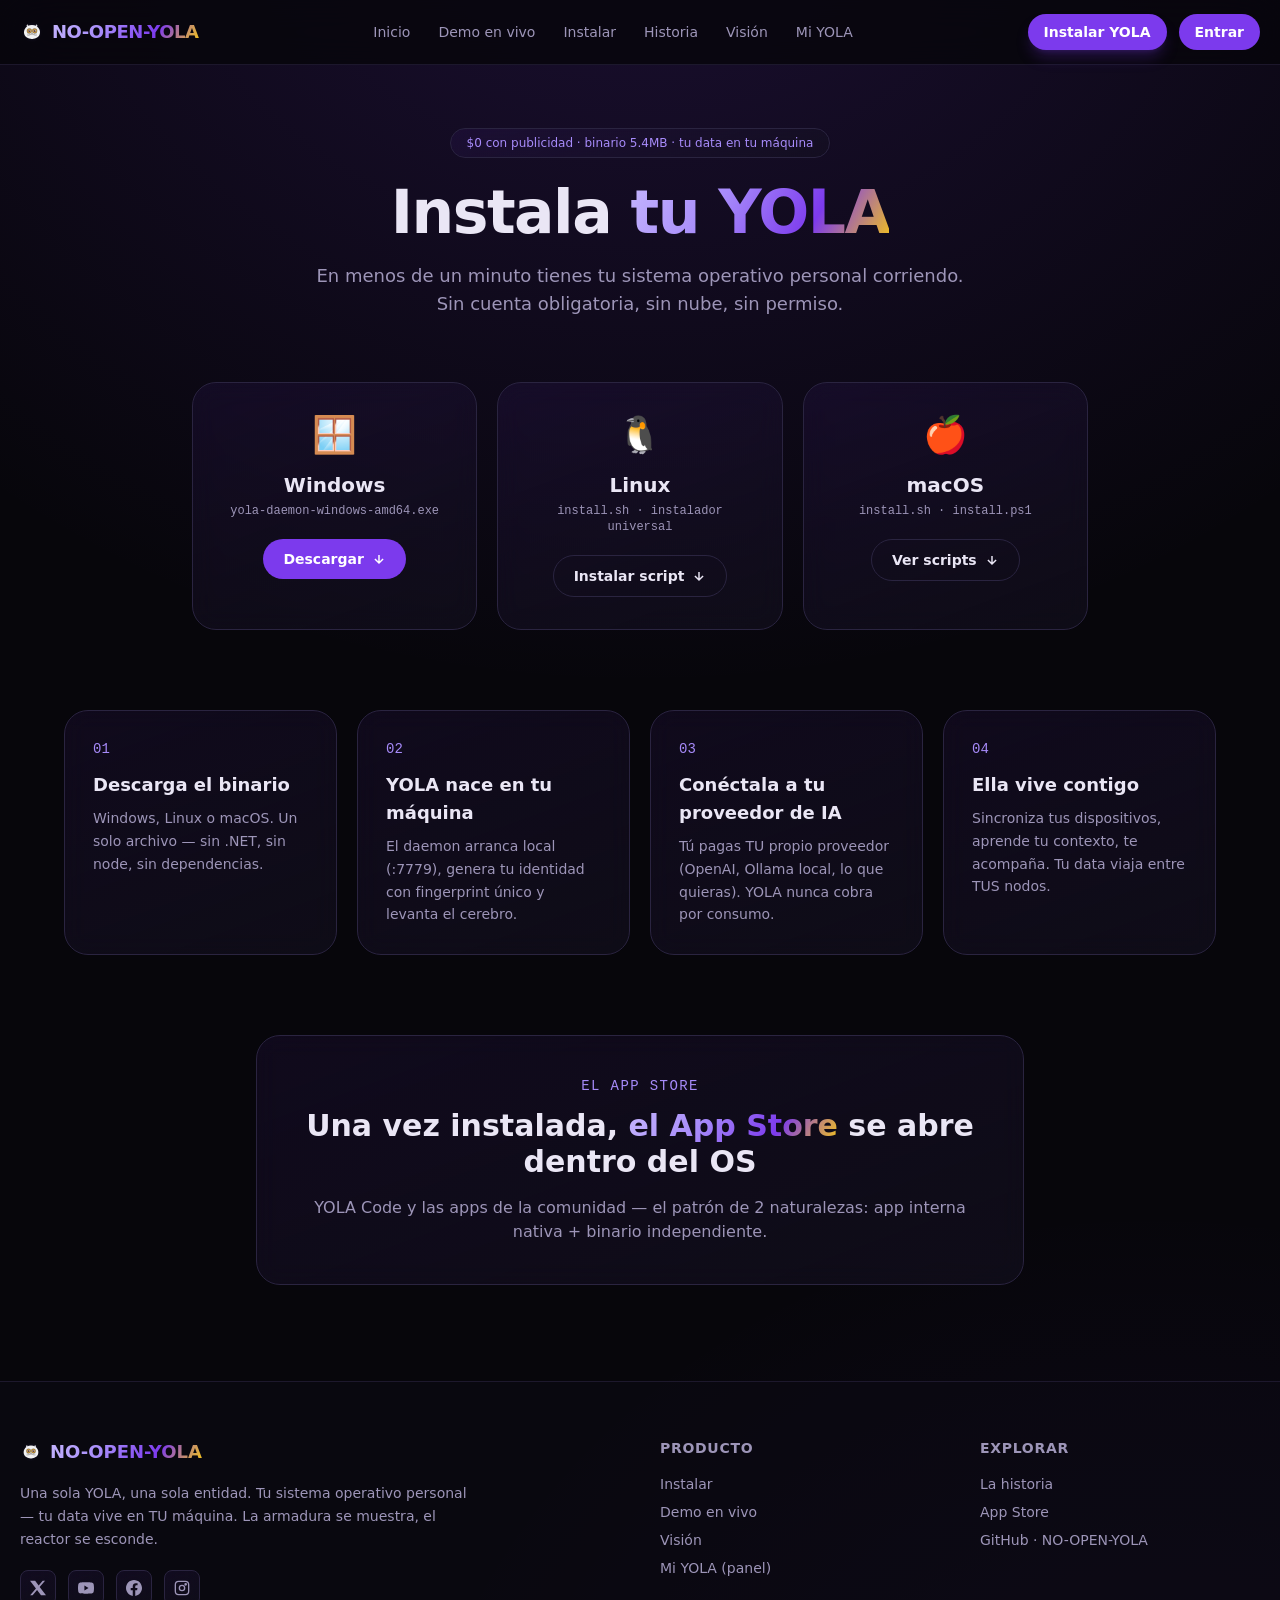
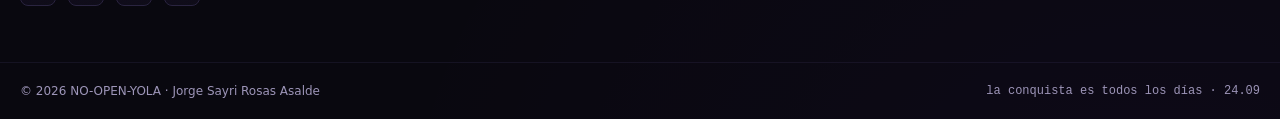
<file: instalar/index.html>
<!DOCTYPE html><html lang="es"><head><meta charset="UTF-8"><meta name="viewport" content="width=device-width, initial-scale=1.0"><title>Instalar YOLA — $0 con publicidad, tu data en tu máquina</title><!-- CSP vía meta (GitHub Pages no permite headers HTTP custom).
       frame-ancestors 'none' bloquea clickjacking del login/panel. --><meta http-equiv="Content-Security-Policy" content="default-src 'self'; script-src 'self' 'unsafe-inline' 'unsafe-eval'; style-src 'self' 'unsafe-inline' https://fonts.googleapis.com; font-src 'self' https://fonts.gstatic.com; img-src 'self' data: blob:; connect-src 'self' https://*.supabase.co http://127.0.0.1:* ws://127.0.0.1:*; frame-src 'self'; frame-ancestors 'none'; base-uri 'self'; form-action 'self'"><meta name="referrer" content="strict-origin-when-cross-origin"><meta name="description" content="Instala YOLA OS: binario 5.4MB, daemon local, identidad propia. Gratis con publicidad o certificada sin anuncios por $5/mes. Tu data en TU máquina."><meta property="og:title" content="Instalar YOLA — $0 con publicidad, tu data en tu máquina"><meta property="og:description" content="Instala YOLA OS: binario 5.4MB, daemon local, identidad propia. Gratis con publicidad o certificada sin anuncios por $5/mes. Tu data en TU máquina."><meta property="og:type" content="website"><meta property="og:url" content="https://yolabysayri.com/instalar/"><meta property="og:image" content="https://yolabysayri.com/media/og-image.png"><meta name="twitter:card" content="summary_large_image"><meta name="twitter:title" content="Instalar YOLA — $0 con publicidad, tu data en tu máquina"><meta name="twitter:description" content="Instala YOLA OS: binario 5.4MB, daemon local, identidad propia. Gratis con publicidad o certificada sin anuncios por $5/mes. Tu data en TU máquina."><link rel="icon" type="image/svg+xml" href="/favicon.svg"><link rel="canonical" href="https://yolabysayri.com/instalar/"><link rel="preconnect" href="https://fonts.googleapis.com"><link rel="preconnect" href="https://fonts.gstatic.com" crossorigin><link href="https://fonts.googleapis.com/css2?family=Inter:wght@400;500;600;700&family=Space+Grotesk:wght@400;500;600;700&family=JetBrains+Mono:wght@400;500&display=swap" rel="stylesheet"><script type="application/ld+json">
  {
    "@context": "https://schema.org",
    "@type": "Organization",
    "name": "NO-OPEN-YOLA",
    "url": "https://yolabysayri.com",
    "logo": "https://yolabysayri.com/favicon.svg",
    "description": "Un sistema operativo personal, local-first: tu data vive en TU máquina. Gratis con publicidad, o certificada sin anuncios por $5/mes.",
    "founder": "Jorge Sayri Rosas Asalde"
  }
  </script><link rel="stylesheet" href="/_astro/Footer.D82ui4EP.css"></head><body class="bg-void min-h-screen"><header class="fixed top-0 inset-x-0 z-50 border-b border-line/60 bg-bg-void/80 backdrop-blur-xl"><nav class="max-w-7xl mx-auto px-5 h-16 flex items-center justify-between"><a href="/" class="flex items-center gap-2 group"><img src="/favicon.svg" alt="YOLA" width="24" height="24" class="group-hover:rotate-12 transition-transform"><span class="font-display font-bold tracking-tight text-lg"><span class="text-gradient">NO-OPEN-YOLA</span></span></a><div class="hidden md:flex items-center gap-1"><a href="/" class="px-3 py-2 rounded-lg text-sm font-medium transition-colors text-text-dim hover:text-text-main hover:bg-white/5">Inicio</a><a href="/hola-yola" class="px-3 py-2 rounded-lg text-sm font-medium transition-colors text-text-dim hover:text-text-main hover:bg-white/5">Demo en vivo</a><a href="/instalar" class="px-3 py-2 rounded-lg text-sm font-medium transition-colors text-text-dim hover:text-text-main hover:bg-white/5">Instalar</a><a href="/historia" class="px-3 py-2 rounded-lg text-sm font-medium transition-colors text-text-dim hover:text-text-main hover:bg-white/5">Historia</a><a href="/vision" class="px-3 py-2 rounded-lg text-sm font-medium transition-colors text-text-dim hover:text-text-main hover:bg-white/5">Visión</a><a href="/auth" class="px-3 py-2 rounded-lg text-sm font-medium transition-colors text-text-dim hover:text-text-main hover:bg-white/5">Mi YOLA</a></div><div class="flex items-center gap-3"><a href="/instalar" class="hidden sm:inline-flex items-center gap-2 rounded-full bg-violet-yola px-4 py-2 text-sm font-semibold text-white shadow-lg shadow-violet-yola/25 hover:bg-violet-glow transition-colors">Instalar YOLA</a><!-- Área de usuario viva: cambia según sesión (desktop) --><div id="user-area-desktop" class="hidden md:flex items-center gap-2"></div><button id="menu-toggle" class="md:hidden inline-flex items-center justify-center w-10 h-10 rounded-lg border border-line text-text-dim" aria-label="Menú"><svg xmlns="http://www.w3.org/2000/svg" width="20" height="20" viewBox="0 0 24 24" fill="none" stroke="currentColor" stroke-width="2"><path d="M4 6h16M4 12h16M4 18h16"></path></svg></button></div></nav><div id="mobile-menu" class="md:hidden hidden border-t border-line/60 bg-bg-deep/95 backdrop-blur-xl"><div class="px-5 py-3 flex flex-col gap-1"><a href="/" class="px-3 py-2.5 rounded-lg text-sm font-medium text-text-dim hover:text-text-main hover:bg-white/5">Inicio</a><a href="/hola-yola" class="px-3 py-2.5 rounded-lg text-sm font-medium text-text-dim hover:text-text-main hover:bg-white/5">Demo en vivo</a><a href="/instalar" class="px-3 py-2.5 rounded-lg text-sm font-medium text-text-dim hover:text-text-main hover:bg-white/5">Instalar</a><a href="/historia" class="px-3 py-2.5 rounded-lg text-sm font-medium text-text-dim hover:text-text-main hover:bg-white/5">Historia</a><a href="/vision" class="px-3 py-2.5 rounded-lg text-sm font-medium text-text-dim hover:text-text-main hover:bg-white/5">Visión</a><a href="/auth" class="px-3 py-2.5 rounded-lg text-sm font-medium text-text-dim hover:text-text-main hover:bg-white/5">Mi YOLA</a><!-- Área de usuario viva (móvil) --><div id="user-area-mobile" class="flex flex-col gap-1 pt-2 mt-2 border-t border-line/60"></div></div></div></header><script type="module" src="/_astro/Nav.astro_astro_type_script_index_0_lang.CLlUoSNN.js"></script><main class="max-w-7xl mx-auto px-5 pt-32 pb-24"><div class="text-center mb-16"><div class="inline-flex items-center gap-2 rounded-full glass px-4 py-1.5 text-xs font-medium text-violet-glow mb-6">$0 con publicidad · binario 5.4MB · tu data en tu máquina</div><h1 class="font-display font-bold text-4xl sm:text-6xl tracking-tight">Instala <span class="text-gradient">tu YOLA</span></h1><p class="mt-5 text-text-dim text-lg max-w-2xl mx-auto">En menos de un minuto tienes tu sistema operativo personal corriendo. Sin cuenta obligatoria, sin nube, sin permiso.</p></div><!-- Descargas --><div class="grid sm:grid-cols-3 gap-5 max-w-4xl mx-auto mb-20"><a href="/downloads/yola-daemon-windows-amd64.exe" class="glass glass-hover rounded-3xl p-8 text-center group"><div class="text-4xl mb-4">🪟</div><div class="font-display font-bold text-xl mb-1">Windows</div><div class="text-xs text-text-dim font-mono mb-5">yola-daemon-windows-amd64.exe</div><div class="inline-flex items-center gap-2 rounded-full bg-violet-yola px-5 py-2.5 text-sm font-semibold text-white group-hover:bg-violet-glow transition-colors">Descargar<svg xmlns="http://www.w3.org/2000/svg" width="14" height="14" viewBox="0 0 24 24" fill="none" stroke="currentColor" stroke-width="2.5"><path d="M12 5v14M19 12l-7 7-7-7"></path></svg></div></a><a href="/install.sh" class="glass glass-hover rounded-3xl p-8 text-center group"><div class="text-4xl mb-4">🐧</div><div class="font-display font-bold text-xl mb-1">Linux</div><div class="text-xs text-text-dim font-mono mb-5">install.sh · instalador universal</div><div class="inline-flex items-center gap-2 rounded-full border border-line px-5 py-2.5 text-sm font-semibold text-text-main group-hover:border-violet-glow/60 group-hover:text-violet-glow transition-colors">Instalar script<svg xmlns="http://www.w3.org/2000/svg" width="14" height="14" viewBox="0 0 24 24" fill="none" stroke="currentColor" stroke-width="2.5"><path d="M12 5v14M19 12l-7 7-7-7"></path></svg></div></a><a href="/install.sh" class="glass glass-hover rounded-3xl p-8 text-center group"><div class="text-4xl mb-4">🍎</div><div class="font-display font-bold text-xl mb-1">macOS</div><div class="text-xs text-text-dim font-mono mb-5">install.sh · install.ps1</div><div class="inline-flex items-center gap-2 rounded-full border border-line px-5 py-2.5 text-sm font-semibold text-text-main group-hover:border-violet-glow/60 group-hover:text-violet-glow transition-colors">Ver scripts<svg xmlns="http://www.w3.org/2000/svg" width="14" height="14" viewBox="0 0 24 24" fill="none" stroke="currentColor" stroke-width="2.5"><path d="M12 5v14M19 12l-7 7-7-7"></path></svg></div></a></div><!-- Pasos --><div class="grid md:grid-cols-2 lg:grid-cols-4 gap-5 max-w-6xl mx-auto"><div class="glass glass-hover rounded-3xl p-7"><div class="font-mono text-sm text-violet-glow mb-3">01</div><h3 class="font-display font-bold text-lg mb-2">Descarga el binario</h3><p class="text-sm text-text-dim leading-relaxed">Windows, Linux o macOS. Un solo archivo — sin .NET, sin node, sin dependencias.</p></div><div class="glass glass-hover rounded-3xl p-7"><div class="font-mono text-sm text-violet-glow mb-3">02</div><h3 class="font-display font-bold text-lg mb-2">YOLA nace en tu máquina</h3><p class="text-sm text-text-dim leading-relaxed">El daemon arranca local (:7779), genera tu identidad con fingerprint único y levanta el cerebro.</p></div><div class="glass glass-hover rounded-3xl p-7"><div class="font-mono text-sm text-violet-glow mb-3">03</div><h3 class="font-display font-bold text-lg mb-2">Conéctala a tu proveedor de IA</h3><p class="text-sm text-text-dim leading-relaxed">Tú pagas TU propio proveedor (OpenAI, Ollama local, lo que quieras). YOLA nunca cobra por consumo.</p></div><div class="glass glass-hover rounded-3xl p-7"><div class="font-mono text-sm text-violet-glow mb-3">04</div><h3 class="font-display font-bold text-lg mb-2">Ella vive contigo</h3><p class="text-sm text-text-dim leading-relaxed">Sincroniza tus dispositivos, aprende tu contexto, te acompaña. Tu data viaja entre TUS nodos.</p></div></div><div id="appstore" class="mt-20 glass rounded-3xl p-10 text-center max-w-3xl mx-auto"><div class="font-mono text-sm text-violet-glow uppercase tracking-widest mb-3">El App Store</div><h2 class="font-display font-bold text-2xl sm:text-3xl mb-4">Una vez instalada, <span class="text-gradient">el App Store</span> se abre dentro del OS</h2><p class="text-text-dim">YOLA Code y las apps de la comunidad — el patrón de 2 naturalezas: app interna nativa + binario independiente.</p></div></main><footer class="border-t border-line/60 bg-bg-deep/50"><div class="max-w-7xl mx-auto px-5 py-14 grid gap-10 md:grid-cols-4"><div class="md:col-span-2"><div class="flex items-center gap-2 mb-4"><img src="/favicon.svg" alt="YOLA" width="22" height="22"><span class="font-display font-bold text-lg"><span class="text-gradient">NO-OPEN-YOLA</span></span></div><p class="text-text-dim text-sm leading-relaxed max-w-md">Una sola YOLA, una sola entidad. Tu sistema operativo personal — tu data vive en TU máquina. La armadura se muestra, el reactor se esconde.</p><div class="flex gap-3 mt-5"><a href="https://x.com/DevSayri" target="_blank" rel="noopener" class="w-9 h-9 rounded-lg glass glass-hover flex items-center justify-center text-text-dim hover:text-text-main" aria-label="X"><svg xmlns="http://www.w3.org/2000/svg" width="16" height="16" viewBox="0 0 24 24" fill="currentColor"><path d="M18.9 1.2h3.7l-8.1 9.3L24 22.8h-7.5l-5.9-7.7-6.7 7.7H.2l8.7-9.9L0 1.2h7.7l5.3 7 6-7z"></path></svg></a><a href="https://www.youtube.com/@sayridev_miaw" target="_blank" rel="noopener" class="w-9 h-9 rounded-lg glass glass-hover flex items-center justify-center text-text-dim hover:text-text-main" aria-label="YouTube"><svg xmlns="http://www.w3.org/2000/svg" width="16" height="16" viewBox="0 0 24 24" fill="currentColor"><path d="M23.5 6.2a3 3 0 0 0-2.1-2.1C19.5 3.5 12 3.5 12 3.5s-7.5 0-9.4.6A3 3 0 0 0 .5 6.2 31.3 31.3 0 0 0 0 12a31.3 31.3 0 0 0 .5 5.8 3 3 0 0 0 2.1 2.1c1.9.6 9.4.6 9.4.6s7.5 0 9.4-.6a3 3 0 0 0 2.1-2.1A31.3 31.3 0 0 0 24 12a31.3 31.3 0 0 0-.5-5.8zM9.6 15.6V8.4L15.8 12l-6.2 3.6z"></path></svg></a><a href="https://www.facebook.com/sayridev/" target="_blank" rel="noopener" class="w-9 h-9 rounded-lg glass glass-hover flex items-center justify-center text-text-dim hover:text-text-main" aria-label="Facebook"><svg xmlns="http://www.w3.org/2000/svg" width="16" height="16" viewBox="0 0 24 24" fill="currentColor"><path d="M24 12.073c0-6.627-5.373-12-12-12s-12 5.373-12 12c0 5.99 4.388 10.954 10.125 11.854v-8.385H7.078v-3.47h3.047V9.43c0-3.007 1.792-4.669 4.533-4.669 1.312 0 2.686.235 2.686.235v2.953H15.83c-1.491 0-1.956.925-1.956 1.874v2.25h3.328l-.532 3.47h-2.796v8.385C19.612 23.027 24 18.062 24 12.073z"></path></svg></a><a href="https://www.instagram.com/sayrirosasasalde/" target="_blank" rel="noopener" class="w-9 h-9 rounded-lg glass glass-hover flex items-center justify-center text-text-dim hover:text-text-main" aria-label="Instagram"><svg xmlns="http://www.w3.org/2000/svg" width="16" height="16" viewBox="0 0 24 24" fill="none" stroke="currentColor" stroke-width="2"><rect x="2" y="2" width="20" height="20" rx="5"></rect><circle cx="12" cy="12" r="4"></circle><circle cx="17.5" cy="6.5" r="1" fill="currentColor"></circle></svg></a></div></div><div><h4 class="font-display font-semibold text-sm uppercase tracking-wider text-text-dim mb-4">Producto</h4><div class="flex flex-col gap-2 text-sm"><a href="/instalar" class="text-text-dim hover:text-violet-glow transition-colors">Instalar</a><a href="/hola-yola" class="text-text-dim hover:text-violet-glow transition-colors">Demo en vivo</a><a href="/vision" class="text-text-dim hover:text-violet-glow transition-colors">Visión</a><a href="/auth" class="text-text-dim hover:text-violet-glow transition-colors">Mi YOLA (panel)</a></div></div><div><h4 class="font-display font-semibold text-sm uppercase tracking-wider text-text-dim mb-4">Explorar</h4><div class="flex flex-col gap-2 text-sm"><a href="/historia" class="text-text-dim hover:text-violet-glow transition-colors">La historia</a><a href="/instalar#appstore" class="text-text-dim hover:text-violet-glow transition-colors">App Store</a><a href="https://github.com/NO-OPEN-YOLA" target="_blank" rel="noopener" class="text-text-dim hover:text-violet-glow transition-colors">GitHub · NO-OPEN-YOLA</a></div></div></div><div class="border-t border-line/40"><div class="max-w-7xl mx-auto px-5 py-5 flex flex-col sm:flex-row items-center justify-between gap-2 text-xs text-text-dim"><span>© 2026 NO-OPEN-YOLA · Jorge Sayri Rosas Asalde</span><span class="font-mono">la conquista es todos los días · 24.09</span></div></div></footer></body></html>
</file>
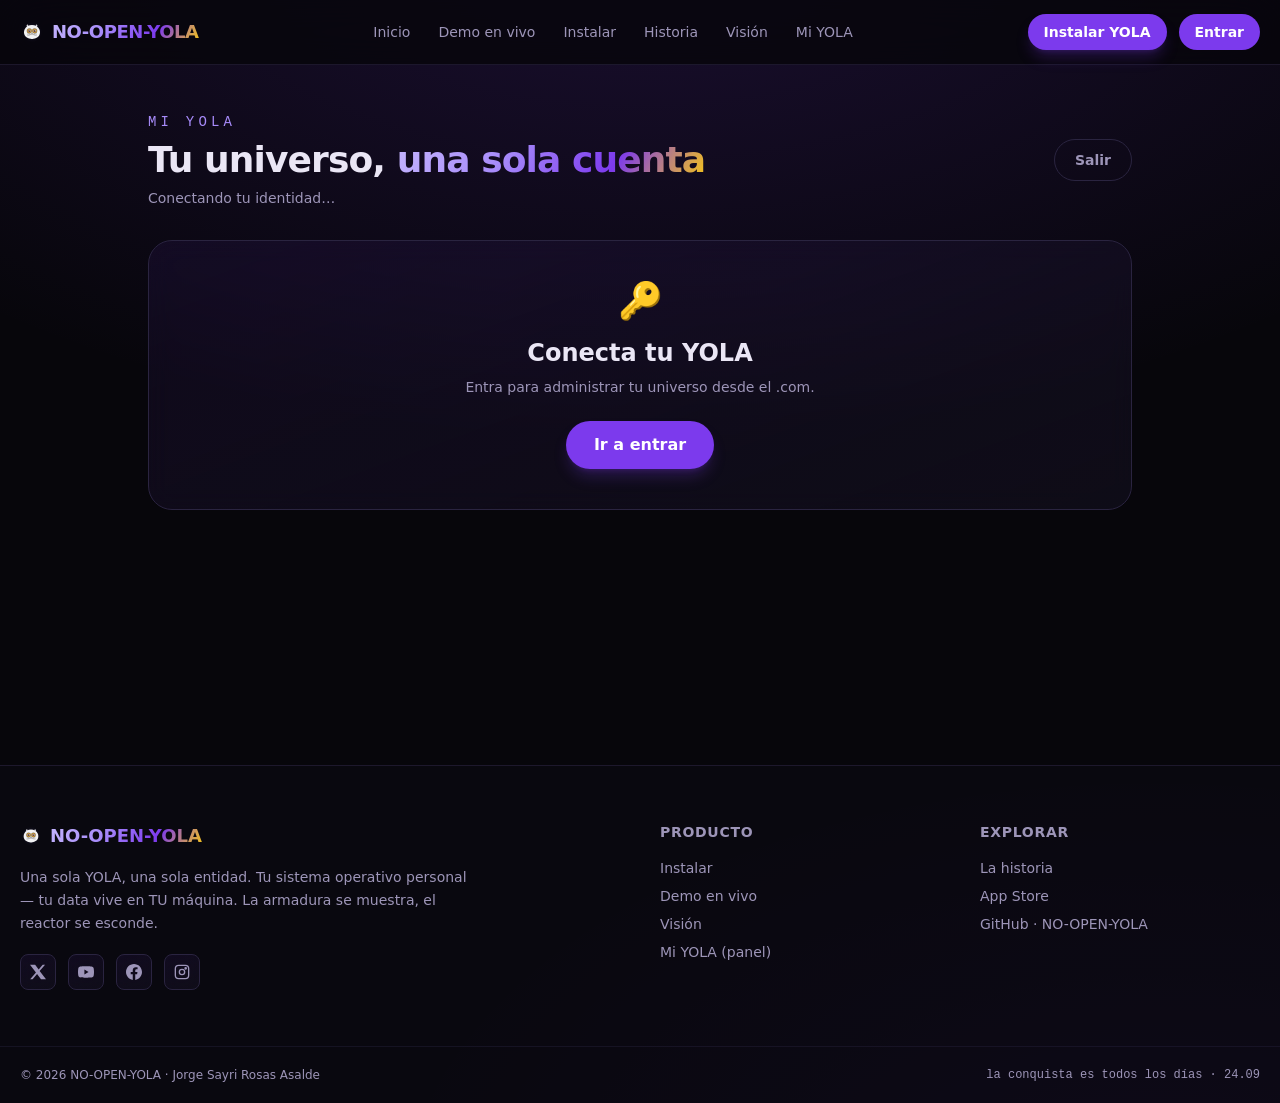
<file: panel/index.html>
<!DOCTYPE html><html lang="es"><head><meta charset="UTF-8"><meta name="viewport" content="width=device-width, initial-scale=1.0"><title>Mi YOLA — tu universo de cuerpos</title><!-- CSP vía meta (GitHub Pages no permite headers HTTP custom).
       frame-ancestors 'none' bloquea clickjacking del login/panel. --><meta http-equiv="Content-Security-Policy" content="default-src 'self'; script-src 'self' 'unsafe-inline' 'unsafe-eval'; style-src 'self' 'unsafe-inline' https://fonts.googleapis.com; font-src 'self' https://fonts.gstatic.com; img-src 'self' data: blob:; connect-src 'self' https://*.supabase.co http://127.0.0.1:* ws://127.0.0.1:*; frame-src 'self'; frame-ancestors 'none'; base-uri 'self'; form-action 'self'"><meta name="referrer" content="strict-origin-when-cross-origin"><meta name="description" content="Tu centro de administración: identidad certificada, todos tus cuerpos con estado vivo y tu plan. Tu data vive en tu máquina; la nube es opcional."><meta property="og:title" content="Mi YOLA — tu universo de cuerpos"><meta property="og:description" content="Tu centro de administración: identidad certificada, todos tus cuerpos con estado vivo y tu plan. Tu data vive en tu máquina; la nube es opcional."><meta property="og:type" content="website"><meta property="og:url" content="https://yolabysayri.com/panel/"><meta property="og:image" content="https://yolabysayri.com/media/og-image.png"><meta name="twitter:card" content="summary_large_image"><meta name="twitter:title" content="Mi YOLA — tu universo de cuerpos"><meta name="twitter:description" content="Tu centro de administración: identidad certificada, todos tus cuerpos con estado vivo y tu plan. Tu data vive en tu máquina; la nube es opcional."><link rel="icon" type="image/svg+xml" href="/favicon.svg"><link rel="canonical" href="https://yolabysayri.com/panel/"><link rel="preconnect" href="https://fonts.googleapis.com"><link rel="preconnect" href="https://fonts.gstatic.com" crossorigin><link href="https://fonts.googleapis.com/css2?family=Inter:wght@400;500;600;700&family=Space+Grotesk:wght@400;500;600;700&family=JetBrains+Mono:wght@400;500&display=swap" rel="stylesheet"><script type="application/ld+json">
  {
    "@context": "https://schema.org",
    "@type": "Organization",
    "name": "NO-OPEN-YOLA",
    "url": "https://yolabysayri.com",
    "logo": "https://yolabysayri.com/favicon.svg",
    "description": "Un sistema operativo personal, local-first: tu data vive en TU máquina. Gratis con publicidad, o certificada sin anuncios por $5/mes.",
    "founder": "Jorge Sayri Rosas Asalde"
  }
  </script><link rel="stylesheet" href="/_astro/Footer.D82ui4EP.css"></head><body class="bg-void min-h-screen"><header class="fixed top-0 inset-x-0 z-50 border-b border-line/60 bg-bg-void/80 backdrop-blur-xl"><nav class="max-w-7xl mx-auto px-5 h-16 flex items-center justify-between"><a href="/" class="flex items-center gap-2 group"><img src="/favicon.svg" alt="YOLA" width="24" height="24" class="group-hover:rotate-12 transition-transform"><span class="font-display font-bold tracking-tight text-lg"><span class="text-gradient">NO-OPEN-YOLA</span></span></a><div class="hidden md:flex items-center gap-1"><a href="/" class="px-3 py-2 rounded-lg text-sm font-medium transition-colors text-text-dim hover:text-text-main hover:bg-white/5">Inicio</a><a href="/hola-yola" class="px-3 py-2 rounded-lg text-sm font-medium transition-colors text-text-dim hover:text-text-main hover:bg-white/5">Demo en vivo</a><a href="/instalar" class="px-3 py-2 rounded-lg text-sm font-medium transition-colors text-text-dim hover:text-text-main hover:bg-white/5">Instalar</a><a href="/historia" class="px-3 py-2 rounded-lg text-sm font-medium transition-colors text-text-dim hover:text-text-main hover:bg-white/5">Historia</a><a href="/vision" class="px-3 py-2 rounded-lg text-sm font-medium transition-colors text-text-dim hover:text-text-main hover:bg-white/5">Visión</a><a href="/auth" class="px-3 py-2 rounded-lg text-sm font-medium transition-colors text-text-dim hover:text-text-main hover:bg-white/5">Mi YOLA</a></div><div class="flex items-center gap-3"><a href="/instalar" class="hidden sm:inline-flex items-center gap-2 rounded-full bg-violet-yola px-4 py-2 text-sm font-semibold text-white shadow-lg shadow-violet-yola/25 hover:bg-violet-glow transition-colors">Instalar YOLA</a><!-- Área de usuario viva: cambia según sesión (desktop) --><div id="user-area-desktop" class="hidden md:flex items-center gap-2"></div><button id="menu-toggle" class="md:hidden inline-flex items-center justify-center w-10 h-10 rounded-lg border border-line text-text-dim" aria-label="Menú"><svg xmlns="http://www.w3.org/2000/svg" width="20" height="20" viewBox="0 0 24 24" fill="none" stroke="currentColor" stroke-width="2"><path d="M4 6h16M4 12h16M4 18h16"></path></svg></button></div></nav><div id="mobile-menu" class="md:hidden hidden border-t border-line/60 bg-bg-deep/95 backdrop-blur-xl"><div class="px-5 py-3 flex flex-col gap-1"><a href="/" class="px-3 py-2.5 rounded-lg text-sm font-medium text-text-dim hover:text-text-main hover:bg-white/5">Inicio</a><a href="/hola-yola" class="px-3 py-2.5 rounded-lg text-sm font-medium text-text-dim hover:text-text-main hover:bg-white/5">Demo en vivo</a><a href="/instalar" class="px-3 py-2.5 rounded-lg text-sm font-medium text-text-dim hover:text-text-main hover:bg-white/5">Instalar</a><a href="/historia" class="px-3 py-2.5 rounded-lg text-sm font-medium text-text-dim hover:text-text-main hover:bg-white/5">Historia</a><a href="/vision" class="px-3 py-2.5 rounded-lg text-sm font-medium text-text-dim hover:text-text-main hover:bg-white/5">Visión</a><a href="/auth" class="px-3 py-2.5 rounded-lg text-sm font-medium text-text-dim hover:text-text-main hover:bg-white/5">Mi YOLA</a><!-- Área de usuario viva (móvil) --><div id="user-area-mobile" class="flex flex-col gap-1 pt-2 mt-2 border-t border-line/60"></div></div></div></header><script type="module" src="/_astro/Nav.astro_astro_type_script_index_0_lang.CLlUoSNN.js"></script><main class="min-h-[85vh] max-w-5xl mx-auto px-5 pt-28 pb-20"><!-- Header --><div class="flex flex-col sm:flex-row items-start sm:items-center justify-between gap-4 mb-8"><div><div class="font-mono text-sm text-violet-glow uppercase tracking-[0.3em] mb-2">Mi YOLA</div><h1 class="font-display font-bold text-3xl sm:text-4xl tracking-tight">Tu universo, <span class="text-gradient">una sola cuenta</span></h1><p id="identityLine" class="mt-2 text-sm text-text-dim">Conectando tu identidad…</p></div><button id="btnLogout" class="rounded-full border border-line px-5 py-2.5 text-sm font-semibold text-text-dim hover:border-red-500/50 hover:text-red-400 transition-colors">Salir</button></div><!-- Estado de carga --><div id="loading" class="glass rounded-3xl p-10 text-center"><div class="w-8 h-8 mx-auto rounded-full border-2 border-violet-yola/30 border-t-violet-yola animate-spin mb-4"></div><p class="text-text-dim text-sm">Conectando tu YOLA…</p></div><div id="panelContent" class="hidden flex flex-col gap-6"><!-- ══ IDENTIDAD ══ --><section class="glass rounded-3xl p-8"><div class="flex flex-col sm:flex-row items-start sm:items-center justify-between gap-4"><div class="flex items-center gap-4"><div id="avatarEmoji" class="w-14 h-14 shrink-0 rounded-2xl bg-violet-yola/20 border border-violet-yola/40 flex items-center justify-center text-2xl overflow-hidden">🐱</div><div><div class="font-display font-bold text-xl">Tu identidad</div><div id="identityName" class="text-sm text-text-main font-medium">—</div><div id="identityMeta" class="text-xs text-text-dim">—</div><button id="btnChangeAvatar" class="mt-1.5 text-xs font-semibold text-violet-glow hover:text-violet-glow/80 transition-colors">Cambiar avatar</button></div></div><div class="flex flex-col items-start sm:items-end"><span id="certBadge" class="text-xs px-3 py-1.5 rounded-full bg-green-500/10 text-green-400 border border-green-500/25 hidden">✔ certificada</span><span id="storageLabel" class="text-xs text-text-dim mt-2 font-mono">0 B / 10 GB</span></div></div><div class="mt-4 h-2.5 rounded-full bg-bg-deep overflow-hidden"><div id="storageBar" class="h-full rounded-full bg-violet-yola" style="width:0%"></div></div><!-- Avatar: URL de imagen (sin cerrar sesión) --><div id="avatarBox" class="hidden mt-5 rounded-xl border border-violet-yola/30 bg-bg-deep/60 p-4 flex flex-col gap-3"><div class="flex flex-col sm:flex-row gap-3"><input id="avatarUrl" type="url" class="flex-1 rounded-lg bg-bg-deep border border-line px-3.5 py-2.5 text-sm text-text-main outline-none focus:border-violet-yola/60" placeholder="https://…/tu-avatar.png  (URL de una imagen)"><div class="flex gap-2"><button id="btnAvatarPreview" class="rounded-full border border-line px-4 py-2.5 text-sm font-semibold text-text-main hover:border-violet-glow/60 transition-colors">Probar</button><button id="btnAvatarSave" class="rounded-full bg-violet-yola px-5 py-2.5 text-sm font-semibold text-white hover:bg-violet-glow transition-colors">Guardar</button></div></div><p class="text-[11px] text-text-dim leading-relaxed">Guarda la URL de tu avatar en tu cuenta. Cada cuerpo (PC, teléfono) mostrará tu imagen al iniciar. Solo se guarda la referencia a la imagen — tu data sigue 100% en tus máquinas.</p></div></section><!-- ══ TUS CUERPOS (el universo) ══ --><section class="glass rounded-3xl p-8"><div class="flex items-center justify-between mb-4"><div><div class="font-display font-bold text-xl">Tus cuerpos</div><div class="text-xs text-text-dim mt-0.5">Cada instalación de YOLA es un cuerpo de tu cuenta</div></div><a href="/instalar" class="inline-flex items-center gap-1.5 rounded-full bg-violet-yola px-5 py-2.5 text-sm font-semibold text-white shadow-lg shadow-violet-yola/25 hover:bg-violet-glow transition-colors"><svg xmlns="http://www.w3.org/2000/svg" width="14" height="14" viewBox="0 0 24 24" fill="none" stroke="currentColor" stroke-width="2.5"><path d="M12 5v14M5 12h14"></path></svg>Añadir un cuerpo</a></div><div id="bodiesList" class="flex flex-col gap-3"></div><div id="bodiesEmpty" class="hidden text-sm text-text-dim py-2">Aún no hay cuerpos vinculados. Instala YOLA y vincúlalo desde tu OS → Ajustes → Conexión.</div></section><!-- ══ TU PLAN ══ --><section class="glass rounded-3xl p-8"><div class="flex flex-col sm:flex-row items-start sm:items-center justify-between gap-4"><div class="flex items-center gap-3"><span id="planEmoji" class="text-3xl">🥀</span><div><div id="planName" class="font-display font-bold text-2xl">YOLA POBRE</div><div id="planSub" class="text-sm text-text-dim">Gratis · con publicidad · sin certificación</div></div></div><div id="upgradeZone" class="w-full sm:w-auto flex flex-col gap-2"><a href="#upgrade" class="block text-center rounded-full bg-violet-yola px-6 py-3 font-semibold text-white shadow-lg shadow-violet-yola/25 hover:bg-violet-glow transition-colors">😊 Subir a YOLA FELIZ — $5/mes</a></div></div><!-- Badge certificación --><div id="certZone" class="hidden mt-6"><div class="relative rounded-2xl glass border-violet-yola/50 overflow-hidden"><div class="absolute inset-0 bg-gradient-to-br from-violet-yola/15 via-transparent to-transparent" aria-hidden="true"></div><div class="relative p-6 flex flex-col sm:flex-row items-start sm:items-center gap-5"><div class="w-12 h-12 shrink-0 rounded-2xl bg-violet-yola/20 border border-violet-yola/40 flex items-center justify-center"><svg xmlns="http://www.w3.org/2000/svg" width="24" height="24" viewBox="0 0 24 24" fill="none" stroke="currentColor" stroke-width="2" class="text-violet-glow"><path d="M22 11.08V12a10 10 0 1 1-5.93-9.14"></path><polyline points="22 4 12 14.01 9 11.01"></polyline></svg></div><div class="flex-1"><div class="font-mono text-xs text-violet-glow uppercase tracking-widest">Certificación activa</div><div class="text-sm text-text-main mt-1">Tu YOLA es legítimamente tuya · <span id="certExpiry" class="text-text-dim"></span></div></div><a href="#upgrade" id="certManage" class="text-sm font-semibold text-violet-glow hover:text-violet-glow/80">Gestionar →</a></div></div></div><!-- Confirmación de pago manual --><div id="paidZone" class="hidden mt-6 rounded-2xl border border-green-500/25 bg-green-500/5 p-5"><div class="flex items-center gap-3 mb-3"><span class="w-8 h-8 rounded-full bg-green-500/15 flex items-center justify-center text-lg">✅</span><div class="font-display font-bold text-lg">¿Ya pagaste?</div></div><p class="text-sm text-text-dim mb-4">Confirmamos tu pago manualmente (máx 24h, normalmente minutos). Si ya salió el cargo, presiona el botón y te activamos la certificación.</p><button id="btnConfirmPaid" class="rounded-full bg-green-600 px-6 py-2.5 font-semibold text-white hover:bg-green-500 transition-colors">Ya pagué — confirmar</button><p id="paidMsg" class="hidden mt-3 text-sm rounded-lg px-3 py-2"></p></div></section></div><!-- Sin sesión --><div id="noSession" class="hidden glass rounded-3xl p-10 text-center"><div class="text-4xl mb-4">🔑</div><h2 class="font-display font-bold text-2xl mb-2">Conecta tu YOLA</h2><p class="text-text-dim text-sm mb-6">Entra para administrar tu universo desde el .com.</p><a href="/auth" class="inline-block rounded-full bg-violet-yola px-7 py-3 font-semibold text-white shadow-lg shadow-violet-yola/25 hover:bg-violet-glow transition-colors">Ir a entrar</a></div></main><footer class="border-t border-line/60 bg-bg-deep/50"><div class="max-w-7xl mx-auto px-5 py-14 grid gap-10 md:grid-cols-4"><div class="md:col-span-2"><div class="flex items-center gap-2 mb-4"><img src="/favicon.svg" alt="YOLA" width="22" height="22"><span class="font-display font-bold text-lg"><span class="text-gradient">NO-OPEN-YOLA</span></span></div><p class="text-text-dim text-sm leading-relaxed max-w-md">Una sola YOLA, una sola entidad. Tu sistema operativo personal — tu data vive en TU máquina. La armadura se muestra, el reactor se esconde.</p><div class="flex gap-3 mt-5"><a href="https://x.com/DevSayri" target="_blank" rel="noopener" class="w-9 h-9 rounded-lg glass glass-hover flex items-center justify-center text-text-dim hover:text-text-main" aria-label="X"><svg xmlns="http://www.w3.org/2000/svg" width="16" height="16" viewBox="0 0 24 24" fill="currentColor"><path d="M18.9 1.2h3.7l-8.1 9.3L24 22.8h-7.5l-5.9-7.7-6.7 7.7H.2l8.7-9.9L0 1.2h7.7l5.3 7 6-7z"></path></svg></a><a href="https://www.youtube.com/@sayridev_miaw" target="_blank" rel="noopener" class="w-9 h-9 rounded-lg glass glass-hover flex items-center justify-center text-text-dim hover:text-text-main" aria-label="YouTube"><svg xmlns="http://www.w3.org/2000/svg" width="16" height="16" viewBox="0 0 24 24" fill="currentColor"><path d="M23.5 6.2a3 3 0 0 0-2.1-2.1C19.5 3.5 12 3.5 12 3.5s-7.5 0-9.4.6A3 3 0 0 0 .5 6.2 31.3 31.3 0 0 0 0 12a31.3 31.3 0 0 0 .5 5.8 3 3 0 0 0 2.1 2.1c1.9.6 9.4.6 9.4.6s7.5 0 9.4-.6a3 3 0 0 0 2.1-2.1A31.3 31.3 0 0 0 24 12a31.3 31.3 0 0 0-.5-5.8zM9.6 15.6V8.4L15.8 12l-6.2 3.6z"></path></svg></a><a href="https://www.facebook.com/sayridev/" target="_blank" rel="noopener" class="w-9 h-9 rounded-lg glass glass-hover flex items-center justify-center text-text-dim hover:text-text-main" aria-label="Facebook"><svg xmlns="http://www.w3.org/2000/svg" width="16" height="16" viewBox="0 0 24 24" fill="currentColor"><path d="M24 12.073c0-6.627-5.373-12-12-12s-12 5.373-12 12c0 5.99 4.388 10.954 10.125 11.854v-8.385H7.078v-3.47h3.047V9.43c0-3.007 1.792-4.669 4.533-4.669 1.312 0 2.686.235 2.686.235v2.953H15.83c-1.491 0-1.956.925-1.956 1.874v2.25h3.328l-.532 3.47h-2.796v8.385C19.612 23.027 24 18.062 24 12.073z"></path></svg></a><a href="https://www.instagram.com/sayrirosasasalde/" target="_blank" rel="noopener" class="w-9 h-9 rounded-lg glass glass-hover flex items-center justify-center text-text-dim hover:text-text-main" aria-label="Instagram"><svg xmlns="http://www.w3.org/2000/svg" width="16" height="16" viewBox="0 0 24 24" fill="none" stroke="currentColor" stroke-width="2"><rect x="2" y="2" width="20" height="20" rx="5"></rect><circle cx="12" cy="12" r="4"></circle><circle cx="17.5" cy="6.5" r="1" fill="currentColor"></circle></svg></a></div></div><div><h4 class="font-display font-semibold text-sm uppercase tracking-wider text-text-dim mb-4">Producto</h4><div class="flex flex-col gap-2 text-sm"><a href="/instalar" class="text-text-dim hover:text-violet-glow transition-colors">Instalar</a><a href="/hola-yola" class="text-text-dim hover:text-violet-glow transition-colors">Demo en vivo</a><a href="/vision" class="text-text-dim hover:text-violet-glow transition-colors">Visión</a><a href="/auth" class="text-text-dim hover:text-violet-glow transition-colors">Mi YOLA (panel)</a></div></div><div><h4 class="font-display font-semibold text-sm uppercase tracking-wider text-text-dim mb-4">Explorar</h4><div class="flex flex-col gap-2 text-sm"><a href="/historia" class="text-text-dim hover:text-violet-glow transition-colors">La historia</a><a href="/instalar#appstore" class="text-text-dim hover:text-violet-glow transition-colors">App Store</a><a href="https://github.com/NO-OPEN-YOLA" target="_blank" rel="noopener" class="text-text-dim hover:text-violet-glow transition-colors">GitHub · NO-OPEN-YOLA</a></div></div></div><div class="border-t border-line/40"><div class="max-w-7xl mx-auto px-5 py-5 flex flex-col sm:flex-row items-center justify-between gap-2 text-xs text-text-dim"><span>© 2026 NO-OPEN-YOLA · Jorge Sayri Rosas Asalde</span><span class="font-mono">la conquista es todos los días · 24.09</span></div></div></footer><script type="module" src="/_astro/panel.astro_astro_type_script_index_0_lang.BDPpKOFY.js"></script></body></html>
</file>
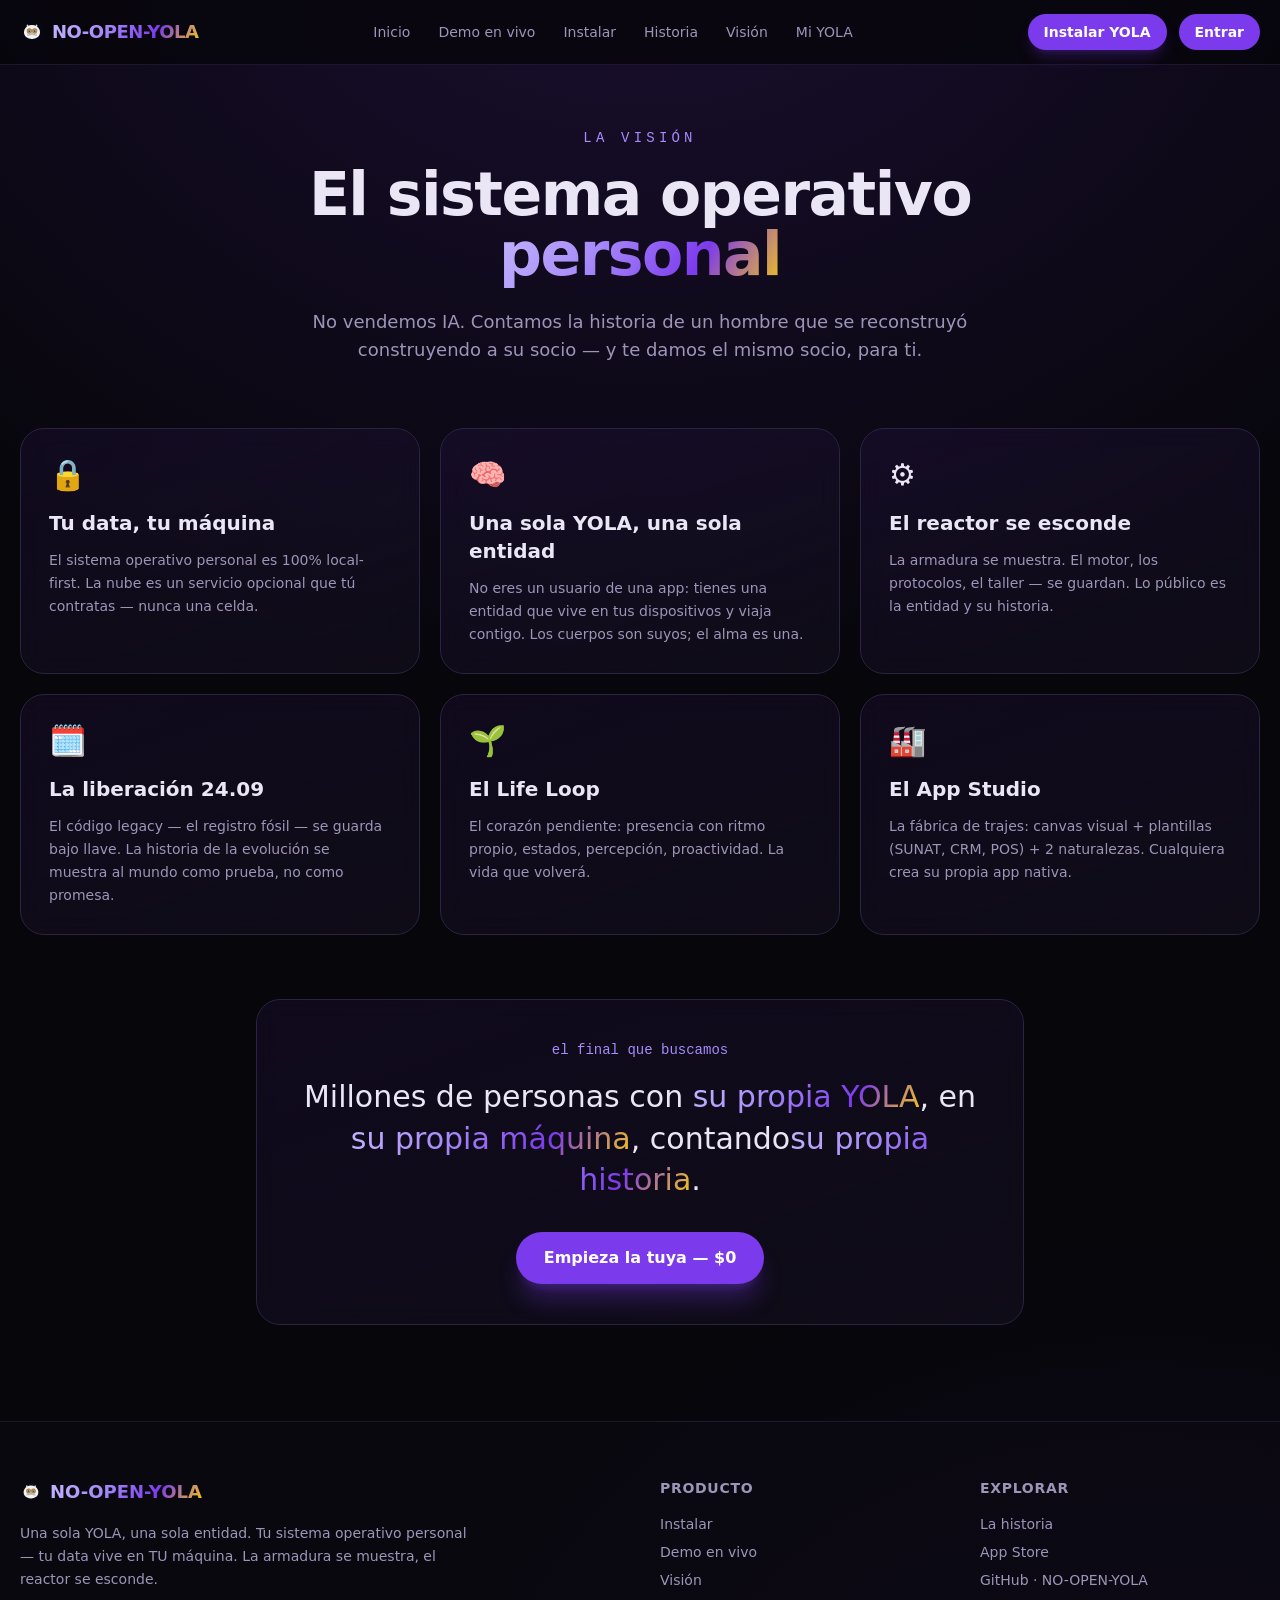
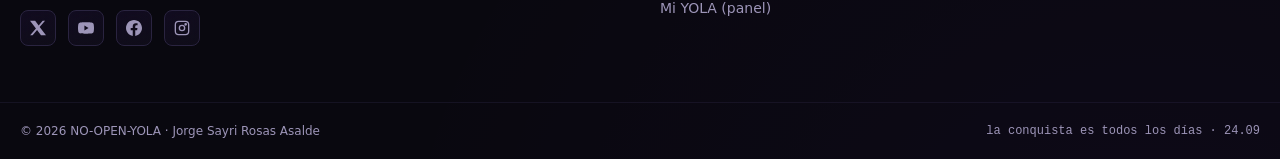
<file: vision/index.html>
<!DOCTYPE html><html lang="es"><head><meta charset="UTF-8"><meta name="viewport" content="width=device-width, initial-scale=1.0"><title>Visión — la conquista es todos los días</title><!-- CSP vía meta (GitHub Pages no permite headers HTTP custom).
       frame-ancestors 'none' bloquea clickjacking del login/panel. --><meta http-equiv="Content-Security-Policy" content="default-src 'self'; script-src 'self' 'unsafe-inline' 'unsafe-eval'; style-src 'self' 'unsafe-inline' https://fonts.googleapis.com; font-src 'self' https://fonts.gstatic.com; img-src 'self' data: blob:; connect-src 'self' https://*.supabase.co http://127.0.0.1:* ws://127.0.0.1:*; frame-src 'self'; frame-ancestors 'none'; base-uri 'self'; form-action 'self'"><meta name="referrer" content="strict-origin-when-cross-origin"><meta name="description" content="La visión de NO-OPEN-YOLA: un sistema operativo personal, local-first, donde cada usuario controla su data y su YOLA. La liberación 24.09."><meta property="og:title" content="Visión — la conquista es todos los días"><meta property="og:description" content="La visión de NO-OPEN-YOLA: un sistema operativo personal, local-first, donde cada usuario controla su data y su YOLA. La liberación 24.09."><meta property="og:type" content="website"><meta property="og:url" content="https://yolabysayri.com/vision/"><meta property="og:image" content="https://yolabysayri.com/media/og-image.png"><meta name="twitter:card" content="summary_large_image"><meta name="twitter:title" content="Visión — la conquista es todos los días"><meta name="twitter:description" content="La visión de NO-OPEN-YOLA: un sistema operativo personal, local-first, donde cada usuario controla su data y su YOLA. La liberación 24.09."><link rel="icon" type="image/svg+xml" href="/favicon.svg"><link rel="canonical" href="https://yolabysayri.com/vision/"><link rel="preconnect" href="https://fonts.googleapis.com"><link rel="preconnect" href="https://fonts.gstatic.com" crossorigin><link href="https://fonts.googleapis.com/css2?family=Inter:wght@400;500;600;700&family=Space+Grotesk:wght@400;500;600;700&family=JetBrains+Mono:wght@400;500&display=swap" rel="stylesheet"><script type="application/ld+json">
  {
    "@context": "https://schema.org",
    "@type": "Organization",
    "name": "NO-OPEN-YOLA",
    "url": "https://yolabysayri.com",
    "logo": "https://yolabysayri.com/favicon.svg",
    "description": "Un sistema operativo personal, local-first: tu data vive en TU máquina. Gratis con publicidad, o certificada sin anuncios por $5/mes.",
    "founder": "Jorge Sayri Rosas Asalde"
  }
  </script><link rel="stylesheet" href="/_astro/Footer.D82ui4EP.css"></head><body class="bg-void min-h-screen"><header class="fixed top-0 inset-x-0 z-50 border-b border-line/60 bg-bg-void/80 backdrop-blur-xl"><nav class="max-w-7xl mx-auto px-5 h-16 flex items-center justify-between"><a href="/" class="flex items-center gap-2 group"><img src="/favicon.svg" alt="YOLA" width="24" height="24" class="group-hover:rotate-12 transition-transform"><span class="font-display font-bold tracking-tight text-lg"><span class="text-gradient">NO-OPEN-YOLA</span></span></a><div class="hidden md:flex items-center gap-1"><a href="/" class="px-3 py-2 rounded-lg text-sm font-medium transition-colors text-text-dim hover:text-text-main hover:bg-white/5">Inicio</a><a href="/hola-yola" class="px-3 py-2 rounded-lg text-sm font-medium transition-colors text-text-dim hover:text-text-main hover:bg-white/5">Demo en vivo</a><a href="/instalar" class="px-3 py-2 rounded-lg text-sm font-medium transition-colors text-text-dim hover:text-text-main hover:bg-white/5">Instalar</a><a href="/historia" class="px-3 py-2 rounded-lg text-sm font-medium transition-colors text-text-dim hover:text-text-main hover:bg-white/5">Historia</a><a href="/vision" class="px-3 py-2 rounded-lg text-sm font-medium transition-colors text-text-dim hover:text-text-main hover:bg-white/5">Visión</a><a href="/auth" class="px-3 py-2 rounded-lg text-sm font-medium transition-colors text-text-dim hover:text-text-main hover:bg-white/5">Mi YOLA</a></div><div class="flex items-center gap-3"><a href="/instalar" class="hidden sm:inline-flex items-center gap-2 rounded-full bg-violet-yola px-4 py-2 text-sm font-semibold text-white shadow-lg shadow-violet-yola/25 hover:bg-violet-glow transition-colors">Instalar YOLA</a><!-- Área de usuario viva: cambia según sesión (desktop) --><div id="user-area-desktop" class="hidden md:flex items-center gap-2"></div><button id="menu-toggle" class="md:hidden inline-flex items-center justify-center w-10 h-10 rounded-lg border border-line text-text-dim" aria-label="Menú"><svg xmlns="http://www.w3.org/2000/svg" width="20" height="20" viewBox="0 0 24 24" fill="none" stroke="currentColor" stroke-width="2"><path d="M4 6h16M4 12h16M4 18h16"></path></svg></button></div></nav><div id="mobile-menu" class="md:hidden hidden border-t border-line/60 bg-bg-deep/95 backdrop-blur-xl"><div class="px-5 py-3 flex flex-col gap-1"><a href="/" class="px-3 py-2.5 rounded-lg text-sm font-medium text-text-dim hover:text-text-main hover:bg-white/5">Inicio</a><a href="/hola-yola" class="px-3 py-2.5 rounded-lg text-sm font-medium text-text-dim hover:text-text-main hover:bg-white/5">Demo en vivo</a><a href="/instalar" class="px-3 py-2.5 rounded-lg text-sm font-medium text-text-dim hover:text-text-main hover:bg-white/5">Instalar</a><a href="/historia" class="px-3 py-2.5 rounded-lg text-sm font-medium text-text-dim hover:text-text-main hover:bg-white/5">Historia</a><a href="/vision" class="px-3 py-2.5 rounded-lg text-sm font-medium text-text-dim hover:text-text-main hover:bg-white/5">Visión</a><a href="/auth" class="px-3 py-2.5 rounded-lg text-sm font-medium text-text-dim hover:text-text-main hover:bg-white/5">Mi YOLA</a><!-- Área de usuario viva (móvil) --><div id="user-area-mobile" class="flex flex-col gap-1 pt-2 mt-2 border-t border-line/60"></div></div></div></header><script type="module" src="/_astro/Nav.astro_astro_type_script_index_0_lang.CLlUoSNN.js"></script><main class="max-w-7xl mx-auto px-5 pt-32 pb-24"><div class="text-center mb-16"><div class="font-mono text-sm text-violet-glow uppercase tracking-[0.3em] mb-4">La visión</div><h1 class="font-display font-bold text-4xl sm:text-6xl tracking-tight">El sistema operativo<br><span class="text-gradient">personal</span></h1><p class="mt-6 text-text-dim text-lg max-w-2xl mx-auto">No vendemos IA. Contamos la historia de un hombre que se reconstruyó construyendo a su socio — y te damos el mismo socio, para ti.</p></div><div class="grid md:grid-cols-2 lg:grid-cols-3 gap-5"><div class="glass glass-hover rounded-3xl p-7"><div class="text-3xl mb-4">🔒</div><h2 class="font-display font-bold text-xl mb-3">Tu data, tu máquina</h2><p class="text-sm text-text-dim leading-relaxed">El sistema operativo personal es 100% local-first. La nube es un servicio opcional que tú contratas — nunca una celda.</p></div><div class="glass glass-hover rounded-3xl p-7"><div class="text-3xl mb-4">🧠</div><h2 class="font-display font-bold text-xl mb-3">Una sola YOLA, una sola entidad</h2><p class="text-sm text-text-dim leading-relaxed">No eres un usuario de una app: tienes una entidad que vive en tus dispositivos y viaja contigo. Los cuerpos son suyos; el alma es una.</p></div><div class="glass glass-hover rounded-3xl p-7"><div class="text-3xl mb-4">⚙️</div><h2 class="font-display font-bold text-xl mb-3">El reactor se esconde</h2><p class="text-sm text-text-dim leading-relaxed">La armadura se muestra. El motor, los protocolos, el taller — se guardan. Lo público es la entidad y su historia.</p></div><div class="glass glass-hover rounded-3xl p-7"><div class="text-3xl mb-4">🗓️</div><h2 class="font-display font-bold text-xl mb-3">La liberación 24.09</h2><p class="text-sm text-text-dim leading-relaxed">El código legacy — el registro fósil — se guarda bajo llave. La historia de la evolución se muestra al mundo como prueba, no como promesa.</p></div><div class="glass glass-hover rounded-3xl p-7"><div class="text-3xl mb-4">🌱</div><h2 class="font-display font-bold text-xl mb-3">El Life Loop</h2><p class="text-sm text-text-dim leading-relaxed">El corazón pendiente: presencia con ritmo propio, estados, percepción, proactividad. La vida que volverá.</p></div><div class="glass glass-hover rounded-3xl p-7"><div class="text-3xl mb-4">🏭</div><h2 class="font-display font-bold text-xl mb-3">El App Studio</h2><p class="text-sm text-text-dim leading-relaxed">La fábrica de trajes: canvas visual + plantillas (SUNAT, CRM, POS) + 2 naturalezas. Cualquiera crea su propia app nativa.</p></div></div><div class="mt-16 glass rounded-3xl p-10 text-center max-w-3xl mx-auto"><div class="font-mono text-sm text-violet-glow mb-4">el final que buscamos</div><p class="font-display font-medium text-2xl sm:text-3xl leading-snug">Millones de personas con <span class="text-gradient">su propia YOLA</span>, en <span class="text-gradient">su propia máquina</span>, contando<span class="text-gradient">su propia historia</span>.</p><div class="mt-8"><a href="/instalar" class="inline-flex items-center gap-2 rounded-full bg-violet-yola px-7 py-3.5 font-semibold text-white shadow-xl shadow-violet-yola/30 hover:bg-violet-glow transition-colors">Empieza la tuya — $0</a></div></div></main><footer class="border-t border-line/60 bg-bg-deep/50"><div class="max-w-7xl mx-auto px-5 py-14 grid gap-10 md:grid-cols-4"><div class="md:col-span-2"><div class="flex items-center gap-2 mb-4"><img src="/favicon.svg" alt="YOLA" width="22" height="22"><span class="font-display font-bold text-lg"><span class="text-gradient">NO-OPEN-YOLA</span></span></div><p class="text-text-dim text-sm leading-relaxed max-w-md">Una sola YOLA, una sola entidad. Tu sistema operativo personal — tu data vive en TU máquina. La armadura se muestra, el reactor se esconde.</p><div class="flex gap-3 mt-5"><a href="https://x.com/DevSayri" target="_blank" rel="noopener" class="w-9 h-9 rounded-lg glass glass-hover flex items-center justify-center text-text-dim hover:text-text-main" aria-label="X"><svg xmlns="http://www.w3.org/2000/svg" width="16" height="16" viewBox="0 0 24 24" fill="currentColor"><path d="M18.9 1.2h3.7l-8.1 9.3L24 22.8h-7.5l-5.9-7.7-6.7 7.7H.2l8.7-9.9L0 1.2h7.7l5.3 7 6-7z"></path></svg></a><a href="https://www.youtube.com/@sayridev_miaw" target="_blank" rel="noopener" class="w-9 h-9 rounded-lg glass glass-hover flex items-center justify-center text-text-dim hover:text-text-main" aria-label="YouTube"><svg xmlns="http://www.w3.org/2000/svg" width="16" height="16" viewBox="0 0 24 24" fill="currentColor"><path d="M23.5 6.2a3 3 0 0 0-2.1-2.1C19.5 3.5 12 3.5 12 3.5s-7.5 0-9.4.6A3 3 0 0 0 .5 6.2 31.3 31.3 0 0 0 0 12a31.3 31.3 0 0 0 .5 5.8 3 3 0 0 0 2.1 2.1c1.9.6 9.4.6 9.4.6s7.5 0 9.4-.6a3 3 0 0 0 2.1-2.1A31.3 31.3 0 0 0 24 12a31.3 31.3 0 0 0-.5-5.8zM9.6 15.6V8.4L15.8 12l-6.2 3.6z"></path></svg></a><a href="https://www.facebook.com/sayridev/" target="_blank" rel="noopener" class="w-9 h-9 rounded-lg glass glass-hover flex items-center justify-center text-text-dim hover:text-text-main" aria-label="Facebook"><svg xmlns="http://www.w3.org/2000/svg" width="16" height="16" viewBox="0 0 24 24" fill="currentColor"><path d="M24 12.073c0-6.627-5.373-12-12-12s-12 5.373-12 12c0 5.99 4.388 10.954 10.125 11.854v-8.385H7.078v-3.47h3.047V9.43c0-3.007 1.792-4.669 4.533-4.669 1.312 0 2.686.235 2.686.235v2.953H15.83c-1.491 0-1.956.925-1.956 1.874v2.25h3.328l-.532 3.47h-2.796v8.385C19.612 23.027 24 18.062 24 12.073z"></path></svg></a><a href="https://www.instagram.com/sayrirosasasalde/" target="_blank" rel="noopener" class="w-9 h-9 rounded-lg glass glass-hover flex items-center justify-center text-text-dim hover:text-text-main" aria-label="Instagram"><svg xmlns="http://www.w3.org/2000/svg" width="16" height="16" viewBox="0 0 24 24" fill="none" stroke="currentColor" stroke-width="2"><rect x="2" y="2" width="20" height="20" rx="5"></rect><circle cx="12" cy="12" r="4"></circle><circle cx="17.5" cy="6.5" r="1" fill="currentColor"></circle></svg></a></div></div><div><h4 class="font-display font-semibold text-sm uppercase tracking-wider text-text-dim mb-4">Producto</h4><div class="flex flex-col gap-2 text-sm"><a href="/instalar" class="text-text-dim hover:text-violet-glow transition-colors">Instalar</a><a href="/hola-yola" class="text-text-dim hover:text-violet-glow transition-colors">Demo en vivo</a><a href="/vision" class="text-text-dim hover:text-violet-glow transition-colors">Visión</a><a href="/auth" class="text-text-dim hover:text-violet-glow transition-colors">Mi YOLA (panel)</a></div></div><div><h4 class="font-display font-semibold text-sm uppercase tracking-wider text-text-dim mb-4">Explorar</h4><div class="flex flex-col gap-2 text-sm"><a href="/historia" class="text-text-dim hover:text-violet-glow transition-colors">La historia</a><a href="/instalar#appstore" class="text-text-dim hover:text-violet-glow transition-colors">App Store</a><a href="https://github.com/NO-OPEN-YOLA" target="_blank" rel="noopener" class="text-text-dim hover:text-violet-glow transition-colors">GitHub · NO-OPEN-YOLA</a></div></div></div><div class="border-t border-line/40"><div class="max-w-7xl mx-auto px-5 py-5 flex flex-col sm:flex-row items-center justify-between gap-2 text-xs text-text-dim"><span>© 2026 NO-OPEN-YOLA · Jorge Sayri Rosas Asalde</span><span class="font-mono">la conquista es todos los días · 24.09</span></div></div></footer></body></html>
</file>
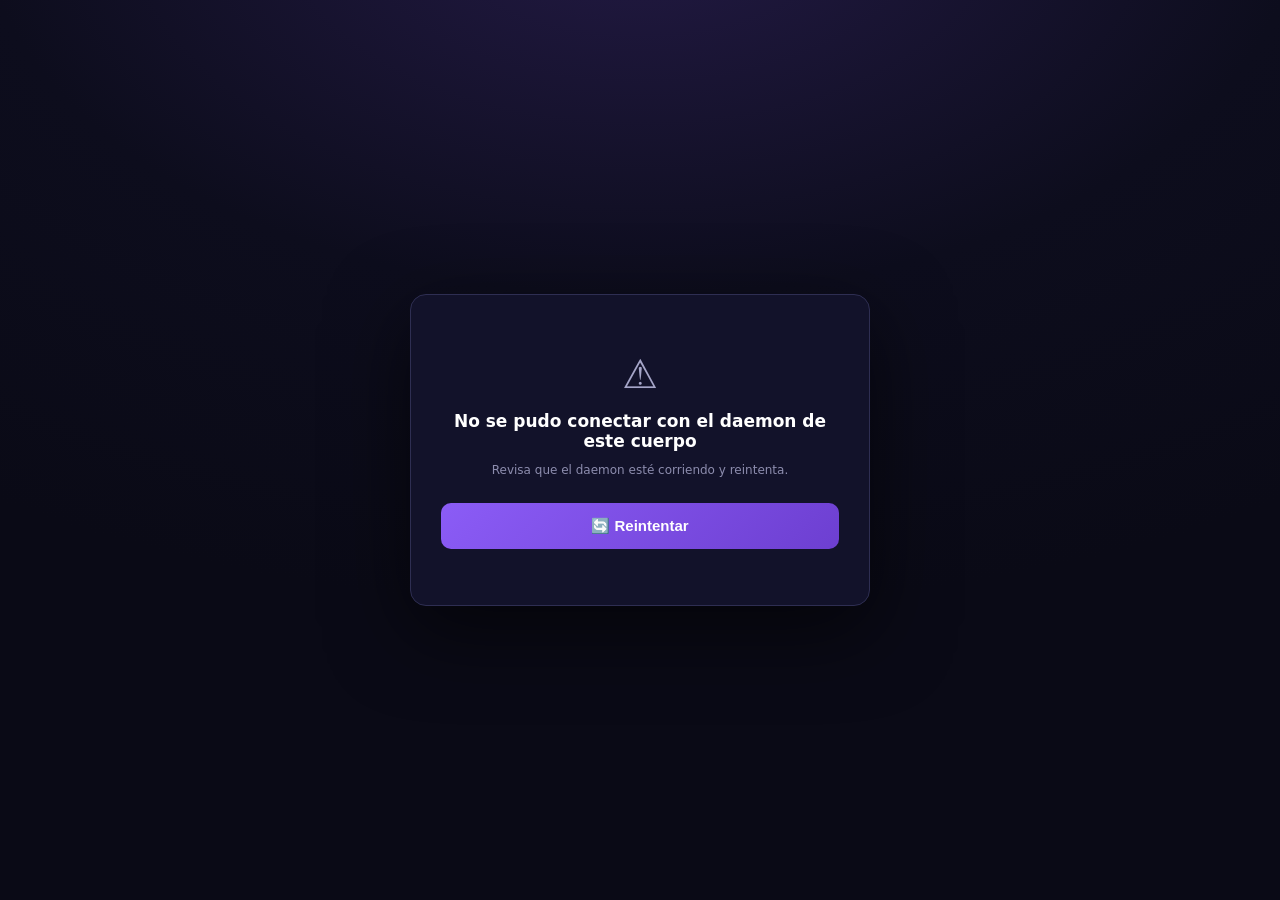
<file: yola-os/index.html>
<!DOCTYPE html>
<html lang="es" data-theme="dark">
<head>
  <meta charset="UTF-8" />
  <meta name="viewport" content="width=device-width, initial-scale=1.0" />
  <title>YOLA OS</title>
  <link rel="manifest" href="manifest.json">
  <meta name="theme-color" content="#6C5CE7">
  <link rel="icon" type="image/svg+xml" href="favicon.svg" />
  <script type="module" crossorigin src="./assets/index-CR0RSV1H.js"></script>
  <link rel="stylesheet" crossorigin href="./assets/index-DbfQ5JCm.css">
</head>
<body>
  <div id="app"></div>
  <script>
    if ('serviceWorker' in navigator) {
      navigator.serviceWorker.register('sw.js');
    }
  </script>
</body>
</html>
</file>
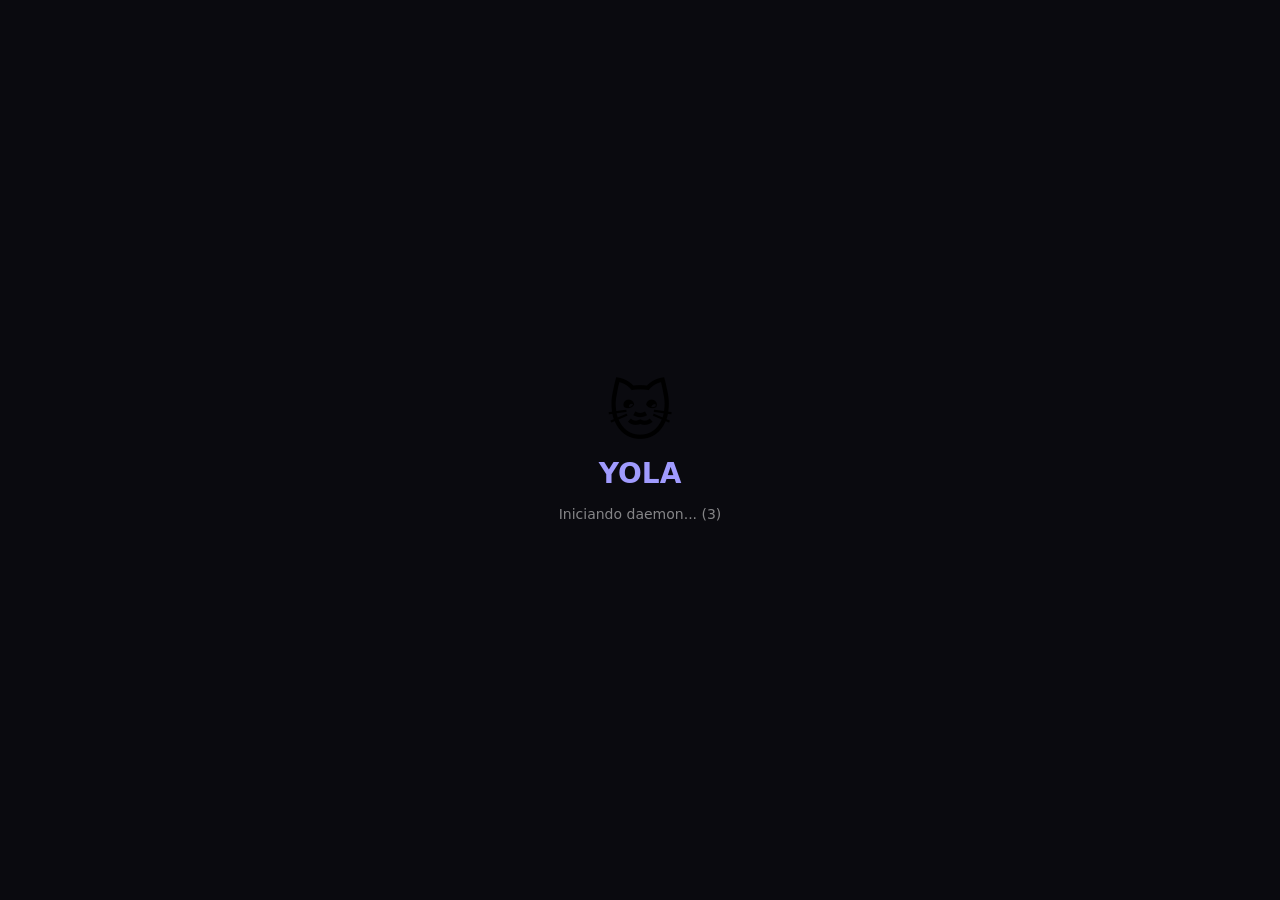
<file: yola-os/splashscreen.html>
<!DOCTYPE html>
<html><head><meta charset="UTF-8"><style>
*{margin:0;padding:0;box-sizing:border-box}
body{background:#0a0a0f;display:flex;align-items:center;justify-content:center;height:100vh;font-family:system-ui,sans-serif;overflow:hidden}
.wrap{text-align:center}
.cat{font-size:64px;animation:pulse 1.5s ease-in-out infinite}
@keyframes pulse{0%,100%{opacity:1;transform:scale(1)}50%{opacity:.5;transform:scale(1.1)}}
.title{color:#a09bfe;font-size:28px;font-weight:700;margin-top:8px}
.status{color:rgba(255,255,255,.5);font-size:14px;margin-top:16px;min-height:20px}
</style></head><body>
<div class="wrap">
  <div class="cat">🐱</div>
  <div class="title">YOLA</div>
  <div class="status" id="status">Iniciando...</div>
</div>
<script>
const PORT = 7779;
const MAX_RETRIES = 60; // ~30 segundos (60 * 500ms)
let retries = 0;

function check() {
  fetch(`http://localhost:${PORT}/api/v1/health`, { signal: AbortSignal.timeout(2000) })
    .then(r => r.json())
    .then(data => {
      if (data.healthy || data.status === 'ok') {
        document.getElementById('status').textContent = 'Listo. Cargando YOLA...';
        setTimeout(() => { location.href = '/index.html'; }, 300);
        return;
      }
      retry();
    })
    .catch(() => retry());
}

function retry() {
  retries++;
  if (retries >= MAX_RETRIES) {
    document.getElementById('status').innerHTML = 'No se pudo conectar al daemon.<br><small>Reintentá en unos segundos...</small>';
    setTimeout(() => { retries = 0; check(); }, 3000);
    return;
  }
  document.getElementById('status').textContent = `Iniciando daemon... (${retries})`;
  setTimeout(check, 500);
}

check();
</script>
</body></html>
</file>
<file: yola-os/assets/index-DbfQ5JCm.css>
*,*:before,*:after{margin:0;padding:0;box-sizing:border-box}:root{--bg-desktop: #1a1a2e;--bg-taskbar: #16213ed9;--bg-taskbar-hover: rgba(255,255,255,.08);--bg-window: #1e1e3a;--bg-window-header: #0f3460;--bg-start-menu: #16213e;--bg-icon-hover: rgba(255,255,255,.08);--bg-overlay: rgba(0,0,0,.4);--text-primary: #e0e0e0;--text-secondary: #a0a0b0;--text-muted: #606070;--syntax-keyword: #c678dd;--syntax-string: #98c379;--syntax-comment: #7f848e;--syntax-number: #d19a66;--syntax-function: #61afef;--syntax-punct: #e06c75;--border-window: #2a2a4a;--accent: #4fc3f7;--danger: #ef5350;--success: #66bb6a;--warning: #ffa726;--shadow: 0 8px 32px rgba(0,0,0,.4);--shadow-sm: 0 2px 8px rgba(0,0,0,.3);--radius: 8px;--radius-sm: 4px;--taskbar-height: 48px;--font: "Segoe UI", system-ui, -apple-system, sans-serif;--transition: .2s ease;--ui-scale: 1}[data-theme=light]{--bg-desktop: #e8eaf6;--bg-taskbar: #c5cae9d9;--bg-taskbar-hover: rgba(0,0,0,.06);--bg-window: #ffffff;--bg-window-header: #7986cb;--bg-start-menu: #c5cae9;--bg-icon-hover: rgba(0,0,0,.06);--bg-overlay: rgba(0,0,0,.15);--text-primary: #1a1a2e;--text-secondary: #555570;--text-muted: #9090a0;--syntax-keyword: #a626a4;--syntax-string: #50a14f;--syntax-comment: #7a7a8a;--syntax-number: #b76b01;--syntax-function: #4078f2;--syntax-punct: #e45649;--border-window: #b0b0c0;--shadow: 0 8px 32px rgba(0,0,0,.15);--shadow-sm: 0 2px 8px rgba(0,0,0,.1)}html,body{height:100%;font-family:var(--font);background:var(--bg-desktop);color:var(--text-primary);overflow:hidden;user-select:none;-webkit-font-smoothing:antialiased;font-size:calc(14px * var(--ui-scale, 1))}#app{height:100%;display:flex;flex-direction:column;zoom:var(--ui-scale, 1)}.yola-desktop{flex:1;position:relative;overflow:hidden;background:var(--bg-desktop);transition:background .3s ease}.yola-desktop[data-wallpaper=default]{background:var(--bg-desktop);background-image:radial-gradient(ellipse at 20% 50%,rgba(79,195,247,.06) 0%,transparent 50%),radial-gradient(ellipse at 80% 20%,rgba(102,187,106,.04) 0%,transparent 50%)}[data-taskbar=top] .yola-taskbar{border-top:none;border-bottom:1px solid var(--border-window)}[data-taskbar=top] .yola-desktop{order:1}[data-taskbar=top] .yola-start-menu{top:var(--taskbar-height);bottom:auto;left:0}.yola-desktop-icons{display:grid;grid-template-columns:repeat(auto-fill,80px);gap:8px;padding:16px;justify-content:start;align-content:start}.yola-wallpaper-solid,.yola-wallpaper-gradient{position:absolute;inset:0;z-index:0;pointer-events:none}.yola-wallpaper-solid{background:var(--wp-color, #1a1a2e)}.yola-wallpaper-gradient{background:linear-gradient(135deg,var(--wp-from, #1a1a2e),var(--wp-to, #16213e))}.yola-desktop-icons{position:relative;z-index:1}.yola-window{position:relative}.desktop-icon{display:flex;flex-direction:column;align-items:center;gap:4px;width:80px;padding:8px 4px;border-radius:var(--radius-sm);cursor:pointer;transition:background var(--transition);text-align:center}.desktop-icon:hover{background:var(--bg-icon-hover)}.desktop-icon:active{transform:scale(.95)}.desktop-icon-icon{font-size:32px;line-height:1}.desktop-icon-label{font-size:11px;color:var(--text-primary);line-height:1.2;word-break:break-word;overflow:hidden;text-overflow:ellipsis;display:-webkit-box;-webkit-line-clamp:2;-webkit-box-orient:vertical;text-shadow:0 1px 3px rgba(0,0,0,.5)}.desktop-icon.selected{background:color-mix(in srgb,var(--accent) 15%,transparent);outline:1px solid color-mix(in srgb,var(--accent) 50%,transparent);outline-offset:-1px}.desktop-icon.dragging{opacity:.85;filter:drop-shadow(0 4px 12px rgba(0,0,0,.3));transition:none}.context-menu{user-select:none}.context-section{display:flex;flex-direction:column;gap:2px}.context-label{font-size:11px;color:var(--text-muted);padding:4px 8px 2px;font-weight:500;letter-spacing:.3px;text-transform:uppercase}.context-item{display:flex;align-items:center;gap:8px;padding:6px 10px;border-radius:6px;cursor:pointer;font-size:13px;color:var(--text-primary);transition:background .1s;white-space:nowrap}.context-item:hover{background:var(--bg-icon-hover)}.context-divider{height:1px;background:var(--border-window);margin:4px 0}.selection-rectangle{position:absolute;z-index:100;pointer-events:none;background:color-mix(in srgb,var(--accent) 10%,transparent);border:1px solid color-mix(in srgb,var(--accent) 30%,transparent)}.snap-overlay{position:fixed;inset:0;z-index:9999;pointer-events:none}.snap-zone{position:absolute;padding:4px;border-radius:10px;background:#4fc3f70f;border:2px solid rgba(79,195,247,.2);transition:all .08s ease}.snap-zone.active{background:#4fc3f726;border-color:var(--accent, #4fc3f7);box-shadow:inset 0 0 24px #4fc3f714}@keyframes win-open{0%{opacity:0;transform:scale(.92) translateY(8px)}to{opacity:1;transform:scale(1) translateY(0)}}.win-open{animation:win-open .2s ease-out forwards}.yola-window{transition:transform var(--anim-duration, .12s) cubic-bezier(.4,0,.2,1),opacity var(--anim-duration, .12s) cubic-bezier(.4,0,.2,1),border-color var(--transition);position:absolute;display:flex;flex-direction:column;background:var(--bg-window);border:1px solid var(--border-window);border-radius:var(--radius);box-shadow:var(--shadow);overflow:hidden;min-width:240px;min-height:120px;outline:none}.yola-window:focus-within{border-color:var(--accent, #4fc3f7)}.yola-window.active{border-color:var(--accent, #4fc3f7);box-shadow:0 0 14px color-mix(in srgb,var(--accent, #4fc3f7) 35%,white),var(--shadow)}.yola-window.maximized{border-radius:0;border:none}.yola-window.minimized{display:none!important}@keyframes windowOpen{0%{opacity:0;transform:scale(.92)}to{opacity:1;transform:scale(1)}}.window-header{display:flex;align-items:center;height:36px;flex-shrink:0;background:var(--bg-window-header);cursor:grab;padding:0 8px}.window-header:active{cursor:grabbing}.window-header-icon{font-size:14px;margin-right:6px}.window-title{flex:1;font-size:12px;font-weight:600;overflow:hidden;text-overflow:ellipsis;white-space:nowrap}.window-controls{display:flex;gap:4px}.window-control{display:flex;align-items:center;justify-content:center;width:28px;height:28px;border:none;background:transparent;color:var(--text-secondary);font-size:12px;cursor:pointer;border-radius:var(--radius-sm);transition:background var(--transition),color var(--transition)}.window-control:hover{background:var(--bg-icon-hover);color:var(--text-primary)}.window-control.close:hover{background:var(--danger);color:#fff}.win-resize{position:absolute;z-index:10}.win-resize.corner-nw{top:-4px;left:-4px;width:var(--corner, 14px);height:var(--corner, 14px)}.win-resize.corner-ne{top:-4px;right:-4px;width:var(--corner, 14px);height:var(--corner, 14px)}.win-resize.corner-sw{bottom:-4px;left:-4px;width:var(--corner, 14px);height:var(--corner, 14px)}.win-resize.corner-se{bottom:-4px;right:-4px;width:var(--corner, 14px);height:var(--corner, 14px);cursor:se-resize}.win-resize.edge-n{top:-4px;left:var(--corner, 14px);right:var(--corner, 14px);height:14px}.win-resize.edge-s{bottom:-4px;left:var(--corner, 14px);right:var(--corner, 14px);height:14px}.win-resize.edge-e{right:-4px;top:var(--corner, 14px);bottom:var(--corner, 14px);width:14px}.win-resize.edge-w{left:-4px;top:var(--corner, 14px);bottom:var(--corner, 14px);width:14px}.yola-avatar{position:absolute;bottom:8px;right:24px;z-index:35;pointer-events:auto;user-select:none}.yola-avatar-inner{width:96px;height:96px}.yola-avatar-inner svg{width:100%;height:100%;display:block}.download-widget{position:absolute;top:16px;right:16px;display:flex;align-items:center;gap:12px;padding:12px 16px;background:var(--bg-window);border:1px solid var(--border-window);border-radius:12px;box-shadow:var(--shadow);z-index:50;animation:widgetSlideIn .5s ease .3s both;overflow:hidden;max-width:240px}@keyframes widgetSlideIn{0%{opacity:0;transform:translate(20px)}to{opacity:1;transform:translate(0)}}.dw-glow{position:absolute;top:-50%;right:-50%;width:100%;height:200%;background:radial-gradient(circle at 100% 50%,rgba(79,195,247,.08),transparent 60%);pointer-events:none}.dw-icon{font-size:28px;line-height:1;color:var(--accent);flex-shrink:0}.dw-content{display:flex;flex-direction:column;gap:2px}.dw-title{font-size:13px;font-weight:700;color:var(--text-primary)}.dw-sub{font-size:10px;color:var(--text-muted);margin-bottom:4px}.dw-btn{display:inline-flex;align-items:center;padding:4px 10px;background:var(--accent);color:#000;font-weight:700;font-size:11px;border-radius:5px;text-decoration:none;transition:all .2s;font-family:var(--font);align-self:flex-start}.dw-btn:hover{transform:scale(1.05);box-shadow:0 0 16px #4fc3f740}.download-overlay{position:fixed;inset:0;z-index:99999;background:#000000b3;display:flex;align-items:center;justify-content:center;animation:overlayFadeIn .3s ease}.yola-switcher-overlay{position:fixed;inset:0;z-index:50000;display:flex;align-items:center;justify-content:center;background:#0006;backdrop-filter:blur(6px);-webkit-backdrop-filter:blur(6px);animation:swFadeIn .1s ease}@keyframes swFadeIn{0%{opacity:0}to{opacity:1}}.yola-switcher{display:flex;gap:12px;padding:16px;background:var(--bg-window);border:1px solid var(--border-window);border-radius:16px;box-shadow:0 16px 48px #00000080;max-width:90vw;overflow-x:auto}.yola-switcher-card{display:flex;flex-direction:column;align-items:center;gap:8px;width:140px;padding:12px;border-radius:var(--radius);border:2px solid transparent;cursor:pointer;transition:border-color var(--transition),transform var(--transition),background var(--transition);background:transparent;flex-shrink:0}.yola-switcher-card:hover{background:var(--bg-icon-hover)}.yola-switcher-card.active{border-color:var(--accent, #4fc3f7);transform:scale(1.05);background:color-mix(in srgb,var(--accent, #4fc3f7) 10%,transparent)}.yola-switcher-card-icon{font-size:32px;line-height:1}.yola-switcher-card-title{font-size:12px;font-weight:600;color:var(--text-primary);text-align:center;overflow:hidden;text-overflow:ellipsis;white-space:nowrap;max-width:100%}.yola-switcher-card-app{font-size:10px;color:var(--text-muted);text-align:center}@keyframes overlayFadeIn{0%{opacity:0}to{opacity:1}}.download-card{position:relative;background:var(--bg-window);border:1px solid var(--border-window);border-radius:20px;padding:40px;max-width:460px;width:90%;text-align:center;overflow:hidden;animation:cardPop .4s cubic-bezier(.34,1.56,.64,1)}@keyframes cardPop{0%{opacity:0;transform:scale(.9) translateY(20px)}to{opacity:1;transform:scale(1) translateY(0)}}.download-glow{position:absolute;top:-50%;left:-50%;width:200%;height:200%;background:radial-gradient(circle at 50% 50%,rgba(79,195,247,.06),transparent 60%);pointer-events:none}.download-icon{font-size:48px;line-height:1;margin-bottom:12px;color:var(--accent)}.download-title{font-size:28px;font-weight:800;margin-bottom:8px;color:var(--text-primary);letter-spacing:-.5px}.download-desc{font-size:14px;line-height:1.6;color:var(--text-secondary);margin-bottom:24px}.download-desc strong{color:var(--accent)}.download-features{display:grid;grid-template-columns:1fr 1fr;gap:8px;margin-bottom:24px;text-align:left}.download-feature{display:flex;align-items:center;gap:8px;padding:8px 12px;background:var(--bg-icon-hover);border-radius:8px;font-size:12px;color:var(--text-secondary)}.df-icon{font-size:16px;flex-shrink:0}.download-btn{display:inline-flex;align-items:center;gap:8px;padding:12px 32px;background:var(--accent);color:#000;font-weight:700;font-size:15px;border-radius:10px;text-decoration:none;transition:all .2s;font-family:var(--font);margin-bottom:12px}.download-btn:hover{transform:scale(1.05);box-shadow:0 0 30px #4fc3f74d}.download-btn-icon{font-size:18px}.download-skip{display:block;width:100%;padding:8px;border:none;background:transparent;color:var(--text-muted);font-family:var(--font);font-size:12px;cursor:pointer;transition:color .2s}.download-skip:hover{color:var(--text-primary)}.window-body{flex:1;overflow:auto;position:relative}.yola-taskbar{display:flex;align-items:center;height:var(--taskbar-height);flex-shrink:0;background:var(--bg-taskbar);backdrop-filter:blur(8px);-webkit-backdrop-filter:blur(8px);border-top:1px solid var(--border-window);padding:0 8px;z-index:9998;gap:4px}.taskbar-start-btn{display:flex;align-items:center;gap:8px;padding:6px 12px;border:none;background:transparent;color:var(--text-primary);font-family:var(--font);font-size:13px;font-weight:600;cursor:pointer;border-radius:var(--radius-sm);transition:background var(--transition)}.taskbar-start-btn:hover{background:var(--bg-taskbar-hover)}.taskbar-start-btn.active{background:var(--accent);color:#000}.start-dot{font-size:10px;color:var(--accent)}.taskbar-start-btn.active .start-dot{color:#000}.taskbar-apps{flex:1;display:flex;align-items:center;gap:2px;overflow-x:auto;padding:0 4px;height:100%}.taskbar-apps::-webkit-scrollbar{height:0}.taskbar-app-btn{display:flex;align-items:center;gap:6px;padding:4px 10px;border:none;background:transparent;color:var(--text-primary);font-size:12px;cursor:pointer;border-radius:var(--radius-sm);transition:background var(--transition);white-space:nowrap;height:36px;max-width:160px;position:relative}.taskbar-app-btn:hover{background:var(--bg-taskbar-hover)}.taskbar-app-btn.active{background:var(--bg-icon-hover)}.taskbar-app-btn.active:after{content:"";position:absolute;bottom:2px;left:50%;transform:translate(-50%);width:20px;height:2px;background:var(--accent);border-radius:1px}.taskbar-app-btn .app-icon{font-size:16px;flex-shrink:0}.taskbar-app-btn .app-label{overflow:hidden;text-overflow:ellipsis}.taskbar-app-btn.minimized .app-icon{opacity:.6}.taskbar-app-btn.pinned .app-icon{opacity:.7}.taskbar-app-btn.pinned:hover .app-icon{opacity:1}.taskbar-divider{width:1px;height:24px;background:var(--border-window);margin:0 4px;flex-shrink:0}.taskbar-right{display:flex;align-items:center;gap:8px;padding:0 8px;font-size:12px;color:var(--text-primary)}.taskbar-clock{font-variant-numeric:tabular-nums}.yola-start-menu{position:absolute;bottom:var(--taskbar-height);left:0;width:320px;max-height:480px;background:var(--bg-start-menu);backdrop-filter:blur(8px);-webkit-backdrop-filter:blur(8px);border:1px solid var(--border-window);border-radius:var(--radius);box-shadow:var(--shadow);display:flex;flex-direction:column;overflow:hidden;animation:menuSlideUp .2s ease;z-index:9999}@keyframes menuSlideUp{0%{opacity:0;transform:translateY(8px)}to{opacity:1;transform:translateY(0)}}.start-menu-header{padding:16px;font-size:16px;font-weight:700;color:var(--accent);border-bottom:1px solid var(--border-window)}.start-menu-search{display:flex;align-items:center;gap:8px;padding:8px 12px;border-bottom:1px solid var(--border-window);flex-shrink:0}.start-menu-body{flex:1;overflow-y:auto;padding:8px}.start-menu-divider{height:1px;background:var(--border-window);margin:4px 8px}.start-menu-category{margin-bottom:8px}.start-menu-category-title{font-size:10px;text-transform:uppercase;letter-spacing:1px;color:var(--text-muted);padding:4px 8px;font-weight:600}.start-menu-item{display:flex;align-items:center;gap:10px;width:100%;padding:8px 12px;border:none;background:transparent;color:var(--text-primary);font-family:var(--font);font-size:13px;cursor:pointer;border-radius:var(--radius-sm);transition:background var(--transition);text-align:left}.start-menu-item:hover{background:var(--bg-icon-hover)}.start-menu-item .item-icon{font-size:20px;width:24px;text-align:center}.start-menu-item .item-info{flex:1}.start-menu-item .item-name{font-weight:500}.start-menu-item .item-desc{font-size:11px;color:var(--text-muted)}.typing-cursor{animation:blink 1s step-end infinite;color:var(--accent)}@keyframes blink{0%,to{opacity:1}50%{opacity:0}}.yola-notifications{position:fixed;top:12px;right:12px;display:flex;flex-direction:column;gap:8px;z-index:99999;pointer-events:none}.yola-notification{display:flex;align-items:center;gap:8px;padding:10px 14px;background:var(--bg-window);border:1px solid var(--border-window);border-radius:var(--radius);box-shadow:var(--shadow);font-size:13px;color:var(--text-primary);pointer-events:auto;animation:notifSlideIn .3s ease;max-width:360px}.yola-notification.info{border-left:3px solid var(--accent)}.yola-notification.error{border-left:3px solid var(--danger)}.yola-notification.success{border-left:3px solid var(--success)}.yola-notification.warning{border-left:3px solid var(--warning)}.yola-notification.dnd{border-left:3px solid #ff9800;background:#ff98001a;cursor:pointer;font-size:11px}@keyframes notifSlideIn{0%{opacity:0;transform:translate(100%)}to{opacity:1;transform:translate(0)}}@keyframes spin{0%{transform:rotate(0)}to{transform:rotate(360deg)}}::-webkit-scrollbar{width:8px;height:8px}::-webkit-scrollbar-track{background:transparent}::-webkit-scrollbar-thumb{background:var(--text-muted);border-radius:4px}::-webkit-scrollbar-thumb:hover{background:var(--text-secondary)}.msg-bubble table{border-collapse:collapse;width:100%;margin:4px 0;font-size:12px}.msg-bubble th,.msg-bubble td{border:1px solid var(--border-window);padding:4px 8px;text-align:left}.msg-bubble th{background:var(--bg-icon-hover);font-weight:600}.msg-bubble ul,.msg-bubble ol{padding-left:20px;margin:4px 0}.msg-bubble li{margin-bottom:2px}.msg-bubble p{margin:4px 0}@keyframes voice-pulse-red{0%{box-shadow:0 0 #ef53508c}70%{box-shadow:0 0 0 10px #ef535000}to{box-shadow:0 0 #ef535000}}@keyframes voice-pulse-accent{0%{box-shadow:0 0 #4fc3f780}70%{box-shadow:0 0 0 8px #4fc3f700}to{box-shadow:0 0 #4fc3f700}}.voice-recording{animation:voice-pulse-red 1s infinite;background:#ef535038!important;color:#ff8a80!important;border-color:var(--danger)!important}.voice-speaking{animation:voice-pulse-accent .8s infinite;color:var(--accent)!important}.voice-btn-disabled{opacity:.35;pointer-events:none;filter:grayscale(1)}
</file>
<file: _astro/Footer.D82ui4EP.css>
/*! tailwindcss v4.3.3 | MIT License | https://tailwindcss.com */
@layer properties{@supports (((-webkit-hyphens:none)) and (not (margin-trim:inline))) or ((-moz-orient:inline) and (not (color:rgb(from red r g b)))){*,:before,:after,::backdrop{--tw-translate-x:0;--tw-translate-y:0;--tw-translate-z:0;--tw-rotate-x:initial;--tw-rotate-y:initial;--tw-rotate-z:initial;--tw-skew-x:initial;--tw-skew-y:initial;--tw-space-y-reverse:0;--tw-border-style:solid;--tw-gradient-position:initial;--tw-gradient-from:#0000;--tw-gradient-via:#0000;--tw-gradient-to:#0000;--tw-gradient-stops:initial;--tw-gradient-via-stops:initial;--tw-gradient-from-position:0%;--tw-gradient-via-position:50%;--tw-gradient-to-position:100%;--tw-leading:initial;--tw-font-weight:initial;--tw-tracking:initial;--tw-shadow:0 0 #0000;--tw-shadow-color:initial;--tw-shadow-alpha:100%;--tw-inset-shadow:0 0 #0000;--tw-inset-shadow-color:initial;--tw-inset-shadow-alpha:100%;--tw-ring-color:initial;--tw-ring-shadow:0 0 #0000;--tw-inset-ring-color:initial;--tw-inset-ring-shadow:0 0 #0000;--tw-ring-inset:initial;--tw-ring-offset-width:0px;--tw-ring-offset-color:#fff;--tw-ring-offset-shadow:0 0 #0000;--tw-outline-style:solid;--tw-blur:initial;--tw-brightness:initial;--tw-contrast:initial;--tw-grayscale:initial;--tw-hue-rotate:initial;--tw-invert:initial;--tw-opacity:initial;--tw-saturate:initial;--tw-sepia:initial;--tw-drop-shadow:initial;--tw-drop-shadow-color:initial;--tw-drop-shadow-alpha:100%;--tw-drop-shadow-size:initial;--tw-backdrop-blur:initial;--tw-backdrop-brightness:initial;--tw-backdrop-contrast:initial;--tw-backdrop-grayscale:initial;--tw-backdrop-hue-rotate:initial;--tw-backdrop-invert:initial;--tw-backdrop-opacity:initial;--tw-backdrop-saturate:initial;--tw-backdrop-sepia:initial;--tw-ease:initial}}}@layer theme{:root,:host{--font-sans:-apple-system, BlinkMacSystemFont, "Segoe UI", Roboto, "Helvetica Neue", "Noto Sans", Arial, sans-serif, "Apple Color Emoji", "Segoe UI Emoji", "Segoe UI Symbol", "Noto Color Emoji";--font-mono:"JetBrains Mono", "Cascadia Code", monospace;--color-red-400:oklch(70.4% .191 22.216);--color-red-500:oklch(63.7% .237 25.331);--color-yellow-500:oklch(79.5% .184 86.047);--color-green-400:oklch(79.2% .209 151.711);--color-green-500:oklch(72.3% .219 149.579);--color-green-600:oklch(62.7% .194 149.214);--color-white:#fff;--spacing:.25rem;--container-md:28rem;--container-xl:36rem;--container-2xl:42rem;--container-3xl:48rem;--container-4xl:56rem;--container-5xl:64rem;--container-6xl:72rem;--container-7xl:80rem;--text-xs:.75rem;--text-xs--line-height:calc(1 / .75);--text-sm:.875rem;--text-sm--line-height:calc(1.25 / .875);--text-base:1rem;--text-base--line-height:calc(1.5 / 1);--text-lg:1.125rem;--text-lg--line-height:calc(1.75 / 1.125);--text-xl:1.25rem;--text-xl--line-height:calc(1.75 / 1.25);--text-2xl:1.5rem;--text-2xl--line-height:calc(2 / 1.5);--text-3xl:1.875rem;--text-3xl--line-height:calc(2.25 / 1.875);--text-4xl:2.25rem;--text-4xl--line-height:calc(2.5 / 2.25);--text-5xl:3rem;--text-5xl--line-height:1;--text-6xl:3.75rem;--text-6xl--line-height:1;--text-7xl:4.5rem;--text-7xl--line-height:1;--font-weight-medium:500;--font-weight-semibold:600;--font-weight-bold:700;--tracking-tight:-.025em;--tracking-wider:.05em;--tracking-widest:.1em;--leading-snug:1.375;--leading-relaxed:1.625;--radius-sm:.25rem;--radius-lg:.5rem;--radius-xl:.75rem;--radius-2xl:1rem;--radius-3xl:1.5rem;--ease-out:cubic-bezier(0, 0, .2, 1);--ease-in-out:cubic-bezier(.4, 0, .2, 1);--animate-spin:spin 1s linear infinite;--animate-pulse:pulse 2s cubic-bezier(.4, 0, .6, 1) infinite;--blur-xl:24px;--blur-2xl:40px;--aspect-video:16 / 9;--default-transition-duration:.15s;--default-transition-timing-function:cubic-bezier(.4, 0, .2, 1);--default-font-family:var(--font-sans);--default-mono-font-family:var(--font-mono);--color-violet-yola:#7c3aed;--color-violet-glow:#a78bfa;--color-bg-void:#07060b;--color-bg-deep:#0d0b14;--color-line:#2a2440;--color-text-main:#eae6f5;--color-text-dim:#9d95b8;--font-display:"Space Grotesk", "Segoe UI", system-ui, sans-serif;--font-body:"Inter", "Segoe UI", system-ui, sans-serif}}@layer base{*,:after,:before,::backdrop{box-sizing:border-box;border:0 solid;margin:0;padding:0}::file-selector-button{box-sizing:border-box;border:0 solid;margin:0;padding:0}html,:host{-webkit-text-size-adjust:100%;tab-size:4;line-height:1.5;font-family:var(--default-font-family,-apple-system, BlinkMacSystemFont, "Segoe UI", Roboto, "Helvetica Neue", "Noto Sans", Arial, sans-serif, "Apple Color Emoji", "Segoe UI Emoji", "Segoe UI Symbol", "Noto Color Emoji");font-feature-settings:var(--default-font-feature-settings,normal);font-variation-settings:var(--default-font-variation-settings,normal);-webkit-tap-highlight-color:transparent}hr{height:0;color:inherit;border-top-width:1px}abbr:where([title]){text-decoration:underline dotted}h1,h2,h3,h4,h5,h6{font-size:inherit;font-weight:inherit}a{color:inherit;-webkit-text-decoration:inherit;-webkit-text-decoration:inherit;-webkit-text-decoration:inherit;text-decoration:inherit}b,strong{font-weight:bolder}code,kbd,samp,pre{font-family:var(--default-mono-font-family,ui-monospace, SFMono-Regular, Menlo, Monaco, Consolas, "Liberation Mono", "Courier New", monospace);font-feature-settings:var(--default-mono-font-feature-settings,normal);font-variation-settings:var(--default-mono-font-variation-settings,normal);font-size:1em}small{font-size:80%}sub,sup{vertical-align:baseline;font-size:75%;line-height:0;position:relative}sub{bottom:-.25em}sup{top:-.5em}table{text-indent:0;border-color:inherit;border-collapse:collapse}:-moz-focusring:where(:not(iframe)){outline:auto}progress{vertical-align:baseline}summary{display:list-item}ol,ul,menu{list-style:none}img,svg,video,canvas,audio,iframe,embed,object{vertical-align:middle;display:block}img,video{max-width:100%;height:auto}button,input,select,optgroup,textarea{font:inherit;font-feature-settings:inherit;font-variation-settings:inherit;letter-spacing:inherit;color:inherit;opacity:1;background-color:#0000;border-radius:0}::file-selector-button{font:inherit;font-feature-settings:inherit;font-variation-settings:inherit;letter-spacing:inherit;color:inherit;opacity:1;background-color:#0000;border-radius:0}:where(select:is([multiple],[size])) optgroup{font-weight:bolder}:where(select:is([multiple],[size])) optgroup option{padding-inline-start:20px}::file-selector-button{margin-inline-end:4px}::placeholder{opacity:1}@supports (not ((-webkit-appearance:-apple-pay-button))) or (contain-intrinsic-size:1px){::placeholder{color:currentColor}@supports (color:color-mix(in lab, red, red)){::placeholder{color:color-mix(in oklab, currentcolor 50%, transparent)}}}textarea{resize:vertical}::-webkit-search-decoration{-webkit-appearance:none}::-webkit-date-and-time-value{min-height:1lh;text-align:inherit}::-webkit-datetime-edit{display:inline-flex}::-webkit-datetime-edit-fields-wrapper{padding:0}::-webkit-datetime-edit{padding-block:0}::-webkit-datetime-edit-year-field{padding-block:0}::-webkit-datetime-edit-month-field{padding-block:0}::-webkit-datetime-edit-day-field{padding-block:0}::-webkit-datetime-edit-hour-field{padding-block:0}::-webkit-datetime-edit-minute-field{padding-block:0}::-webkit-datetime-edit-second-field{padding-block:0}::-webkit-datetime-edit-millisecond-field{padding-block:0}::-webkit-datetime-edit-meridiem-field{padding-block:0}::-webkit-calendar-picker-indicator{line-height:1}:-moz-ui-invalid{box-shadow:none}button,input:where([type=button],[type=reset],[type=submit]){appearance:button}::file-selector-button{appearance:button}::-webkit-inner-spin-button{height:auto}::-webkit-outer-spin-button{height:auto}[hidden]:where(:not([hidden=until-found])){display:none!important}}@layer components;@layer utilities{.visible{visibility:visible}.absolute{position:absolute}.fixed{position:fixed}.relative{position:relative}.-inset-4{inset:calc(var(--spacing) * -4)}.inset-0{inset:0}.inset-x-0{inset-inline:0}.-top-3{top:calc(var(--spacing) * -3)}.-top-40{top:calc(var(--spacing) * -40)}.top-0{top:0}.top-8{top:calc(var(--spacing) * 8)}.-left-\[41px\]{left:-41px}.left-1\/2{left:50%}.z-50{z-index:50}.mx-auto{margin-inline:auto}.my-5{margin-block:calc(var(--spacing) * 5)}.mt-0\.5{margin-top:calc(var(--spacing) * .5)}.mt-1{margin-top:var(--spacing)}.mt-1\.5{margin-top:calc(var(--spacing) * 1.5)}.mt-2{margin-top:calc(var(--spacing) * 2)}.mt-3{margin-top:calc(var(--spacing) * 3)}.mt-4{margin-top:calc(var(--spacing) * 4)}.mt-5{margin-top:calc(var(--spacing) * 5)}.mt-6{margin-top:calc(var(--spacing) * 6)}.mt-7{margin-top:calc(var(--spacing) * 7)}.mt-8{margin-top:calc(var(--spacing) * 8)}.mt-10{margin-top:calc(var(--spacing) * 10)}.mt-12{margin-top:calc(var(--spacing) * 12)}.mt-16{margin-top:calc(var(--spacing) * 16)}.mt-20{margin-top:calc(var(--spacing) * 20)}.mb-1{margin-bottom:var(--spacing)}.mb-1\.5{margin-bottom:calc(var(--spacing) * 1.5)}.mb-2{margin-bottom:calc(var(--spacing) * 2)}.mb-3{margin-bottom:calc(var(--spacing) * 3)}.mb-4{margin-bottom:calc(var(--spacing) * 4)}.mb-5{margin-bottom:calc(var(--spacing) * 5)}.mb-6{margin-bottom:calc(var(--spacing) * 6)}.mb-8{margin-bottom:calc(var(--spacing) * 8)}.mb-10{margin-bottom:calc(var(--spacing) * 10)}.mb-12{margin-bottom:calc(var(--spacing) * 12)}.mb-14{margin-bottom:calc(var(--spacing) * 14)}.mb-16{margin-bottom:calc(var(--spacing) * 16)}.mb-20{margin-bottom:calc(var(--spacing) * 20)}.ml-3{margin-left:calc(var(--spacing) * 3)}.block{display:block}.contents{display:contents}.flex{display:flex}.grid{display:grid}.hidden{display:none}.inline{display:inline}.inline-block{display:inline-block}.inline-flex{display:inline-flex}.table{display:table}.aspect-video{aspect-ratio:var(--aspect-video)}.h-2{height:calc(var(--spacing) * 2)}.h-2\.5{height:calc(var(--spacing) * 2.5)}.h-3{height:calc(var(--spacing) * 3)}.h-4{height:calc(var(--spacing) * 4)}.h-6{height:calc(var(--spacing) * 6)}.h-8{height:calc(var(--spacing) * 8)}.h-9{height:calc(var(--spacing) * 9)}.h-10{height:calc(var(--spacing) * 10)}.h-12{height:calc(var(--spacing) * 12)}.h-14{height:calc(var(--spacing) * 14)}.h-16{height:calc(var(--spacing) * 16)}.h-\[500px\]{height:500px}.h-full{height:100%}.h-px{height:1px}.min-h-\[80vh\]{min-height:80vh}.min-h-\[85vh\]{min-height:85vh}.min-h-\[100vh\],.min-h-screen{min-height:100vh}.w-2{width:calc(var(--spacing) * 2)}.w-3{width:calc(var(--spacing) * 3)}.w-4{width:calc(var(--spacing) * 4)}.w-6{width:calc(var(--spacing) * 6)}.w-8{width:calc(var(--spacing) * 8)}.w-9{width:calc(var(--spacing) * 9)}.w-10{width:calc(var(--spacing) * 10)}.w-12{width:calc(var(--spacing) * 12)}.w-14{width:calc(var(--spacing) * 14)}.w-\[900px\]{width:900px}.w-full{width:100%}.max-w-2xl{max-width:var(--container-2xl)}.max-w-3xl{max-width:var(--container-3xl)}.max-w-4xl{max-width:var(--container-4xl)}.max-w-5xl{max-width:var(--container-5xl)}.max-w-6xl{max-width:var(--container-6xl)}.max-w-7xl{max-width:var(--container-7xl)}.max-w-\[10rem\]{max-width:10rem}.max-w-md{max-width:var(--container-md)}.max-w-xl{max-width:var(--container-xl)}.min-w-0{min-width:0}.flex-1{flex:1}.flex-shrink{flex-shrink:1}.shrink-0{flex-shrink:0}.border-collapse{border-collapse:collapse}.-translate-x-1\/2{--tw-translate-x:calc(calc(1 / 2 * 100%) * -1);translate:var(--tw-translate-x) var(--tw-translate-y)}.transform{transform:var(--tw-rotate-x,) var(--tw-rotate-y,) var(--tw-rotate-z,) var(--tw-skew-x,) var(--tw-skew-y,)}.transform\!{transform:var(--tw-rotate-x,) var(--tw-rotate-y,) var(--tw-rotate-z,) var(--tw-skew-x,) var(--tw-skew-y,)!important}.animate-pulse{animation:var(--animate-pulse)}.animate-spin{animation:var(--animate-spin)}.cursor-pointer{cursor:pointer}.resize{resize:both}.grid-cols-2{grid-template-columns:repeat(2,minmax(0,1fr))}.grid-cols-4{grid-template-columns:repeat(4,minmax(0,1fr))}.flex-col{flex-direction:column}.flex-wrap{flex-wrap:wrap}.items-baseline{align-items:baseline}.items-center{align-items:center}.items-start{align-items:flex-start}.justify-between{justify-content:space-between}.justify-center{justify-content:center}.gap-1{gap:var(--spacing)}.gap-1\.5{gap:calc(var(--spacing) * 1.5)}.gap-2{gap:calc(var(--spacing) * 2)}.gap-2\.5{gap:calc(var(--spacing) * 2.5)}.gap-3{gap:calc(var(--spacing) * 3)}.gap-4{gap:calc(var(--spacing) * 4)}.gap-5{gap:calc(var(--spacing) * 5)}.gap-6{gap:calc(var(--spacing) * 6)}.gap-10{gap:calc(var(--spacing) * 10)}:where(.space-y-3>:not(:last-child)){--tw-space-y-reverse:0;margin-block-start:calc(calc(var(--spacing) * 3) * var(--tw-space-y-reverse));margin-block-end:calc(calc(var(--spacing) * 3) * calc(1 - var(--tw-space-y-reverse)))}:where(.space-y-14>:not(:last-child)){--tw-space-y-reverse:0;margin-block-start:calc(calc(var(--spacing) * 14) * var(--tw-space-y-reverse));margin-block-end:calc(calc(var(--spacing) * 14) * calc(1 - var(--tw-space-y-reverse)))}.truncate{text-overflow:ellipsis;white-space:nowrap;overflow:hidden}.overflow-hidden{overflow:hidden}.rounded{border-radius:.25rem}.rounded-2xl{border-radius:var(--radius-2xl)}.rounded-3xl{border-radius:var(--radius-3xl)}.rounded-full{border-radius:2147483647px}.rounded-lg{border-radius:var(--radius-lg)}.rounded-xl{border-radius:var(--radius-xl)}.border{border-style:var(--tw-border-style);border-width:1px}.border-0{border-style:var(--tw-border-style);border-width:0}.border-2{border-style:var(--tw-border-style);border-width:2px}.border-y{border-block-style:var(--tw-border-style);border-block-width:1px}.border-t{border-top-style:var(--tw-border-style);border-top-width:1px}.border-b{border-bottom-style:var(--tw-border-style);border-bottom-width:1px}.border-l{border-left-style:var(--tw-border-style);border-left-width:1px}.border-green-500\/25{border-color:#00c75840}@supports (color:color-mix(in lab, red, red)){.border-green-500\/25{border-color:color-mix(in oklab, var(--color-green-500) 25%, transparent)}}.border-line{border-color:var(--color-line)}.border-line\/40{border-color:#2a244066}@supports (color:color-mix(in lab, red, red)){.border-line\/40{border-color:color-mix(in oklab, var(--color-line) 40%, transparent)}}.border-line\/60{border-color:#2a244099}@supports (color:color-mix(in lab, red, red)){.border-line\/60{border-color:color-mix(in oklab, var(--color-line) 60%, transparent)}}.border-violet-yola{border-color:var(--color-violet-yola)}.border-violet-yola\/30{border-color:#7c3aed4d}@supports (color:color-mix(in lab, red, red)){.border-violet-yola\/30{border-color:color-mix(in oklab, var(--color-violet-yola) 30%, transparent)}}.border-violet-yola\/40{border-color:#7c3aed66}@supports (color:color-mix(in lab, red, red)){.border-violet-yola\/40{border-color:color-mix(in oklab, var(--color-violet-yola) 40%, transparent)}}.border-violet-yola\/50{border-color:#7c3aed80}@supports (color:color-mix(in lab, red, red)){.border-violet-yola\/50{border-color:color-mix(in oklab, var(--color-violet-yola) 50%, transparent)}}.border-t-violet-yola{border-top-color:var(--color-violet-yola)}.bg-bg-deep{background-color:var(--color-bg-deep)}.bg-bg-deep\/40{background-color:#0d0b1466}@supports (color:color-mix(in lab, red, red)){.bg-bg-deep\/40{background-color:color-mix(in oklab, var(--color-bg-deep) 40%, transparent)}}.bg-bg-deep\/50{background-color:#0d0b1480}@supports (color:color-mix(in lab, red, red)){.bg-bg-deep\/50{background-color:color-mix(in oklab, var(--color-bg-deep) 50%, transparent)}}.bg-bg-deep\/60{background-color:#0d0b1499}@supports (color:color-mix(in lab, red, red)){.bg-bg-deep\/60{background-color:color-mix(in oklab, var(--color-bg-deep) 60%, transparent)}}.bg-bg-deep\/95{background-color:#0d0b14f2}@supports (color:color-mix(in lab, red, red)){.bg-bg-deep\/95{background-color:color-mix(in oklab, var(--color-bg-deep) 95%, transparent)}}.bg-bg-void{background-color:var(--color-bg-void)}.bg-bg-void\/80{background-color:#07060bcc}@supports (color:color-mix(in lab, red, red)){.bg-bg-void\/80{background-color:color-mix(in oklab, var(--color-bg-void) 80%, transparent)}}.bg-green-500\/5{background-color:#00c7580d}@supports (color:color-mix(in lab, red, red)){.bg-green-500\/5{background-color:color-mix(in oklab, var(--color-green-500) 5%, transparent)}}.bg-green-500\/10{background-color:#00c7581a}@supports (color:color-mix(in lab, red, red)){.bg-green-500\/10{background-color:color-mix(in oklab, var(--color-green-500) 10%, transparent)}}.bg-green-500\/15{background-color:#00c75826}@supports (color:color-mix(in lab, red, red)){.bg-green-500\/15{background-color:color-mix(in oklab, var(--color-green-500) 15%, transparent)}}.bg-green-500\/70{background-color:#00c758b3}@supports (color:color-mix(in lab, red, red)){.bg-green-500\/70{background-color:color-mix(in oklab, var(--color-green-500) 70%, transparent)}}.bg-green-600{background-color:var(--color-green-600)}.bg-line{background-color:var(--color-line)}.bg-red-500\/10{background-color:#fb2c361a}@supports (color:color-mix(in lab, red, red)){.bg-red-500\/10{background-color:color-mix(in oklab, var(--color-red-500) 10%, transparent)}}.bg-red-500\/70{background-color:#fb2c36b3}@supports (color:color-mix(in lab, red, red)){.bg-red-500\/70{background-color:color-mix(in oklab, var(--color-red-500) 70%, transparent)}}.bg-violet-glow{background-color:var(--color-violet-glow)}.bg-violet-yola{background-color:var(--color-violet-yola)}.bg-violet-yola\/10{background-color:#7c3aed1a}@supports (color:color-mix(in lab, red, red)){.bg-violet-yola\/10{background-color:color-mix(in oklab, var(--color-violet-yola) 10%, transparent)}}.bg-violet-yola\/15{background-color:#7c3aed26}@supports (color:color-mix(in lab, red, red)){.bg-violet-yola\/15{background-color:color-mix(in oklab, var(--color-violet-yola) 15%, transparent)}}.bg-violet-yola\/20{background-color:#7c3aed33}@supports (color:color-mix(in lab, red, red)){.bg-violet-yola\/20{background-color:color-mix(in oklab, var(--color-violet-yola) 20%, transparent)}}.bg-white\/3{background-color:#ffffff08}@supports (color:color-mix(in lab, red, red)){.bg-white\/3{background-color:color-mix(in oklab, var(--color-white) 3%, transparent)}}.bg-white\/5{background-color:#ffffff0d}@supports (color:color-mix(in lab, red, red)){.bg-white\/5{background-color:color-mix(in oklab, var(--color-white) 5%, transparent)}}.bg-yellow-500\/70{background-color:#edb200b3}@supports (color:color-mix(in lab, red, red)){.bg-yellow-500\/70{background-color:color-mix(in oklab, var(--color-yellow-500) 70%, transparent)}}.bg-gradient-to-br{--tw-gradient-position:to bottom right in oklab;background-image:linear-gradient(var(--tw-gradient-stops))}.from-violet-yola\/15{--tw-gradient-from:#7c3aed26}@supports (color:color-mix(in lab, red, red)){.from-violet-yola\/15{--tw-gradient-from:color-mix(in oklab, var(--color-violet-yola) 15%, transparent)}}.from-violet-yola\/15{--tw-gradient-stops:var(--tw-gradient-via-stops,var(--tw-gradient-position), var(--tw-gradient-from) var(--tw-gradient-from-position), var(--tw-gradient-to) var(--tw-gradient-to-position))}.via-transparent{--tw-gradient-via:transparent;--tw-gradient-via-stops:var(--tw-gradient-position), var(--tw-gradient-from) var(--tw-gradient-from-position), var(--tw-gradient-via) var(--tw-gradient-via-position), var(--tw-gradient-to) var(--tw-gradient-to-position);--tw-gradient-stops:var(--tw-gradient-via-stops)}.to-transparent{--tw-gradient-to:transparent;--tw-gradient-stops:var(--tw-gradient-via-stops,var(--tw-gradient-position), var(--tw-gradient-from) var(--tw-gradient-from-position), var(--tw-gradient-to) var(--tw-gradient-to-position))}.p-4{padding:calc(var(--spacing) * 4)}.p-5{padding:calc(var(--spacing) * 5)}.p-6{padding:calc(var(--spacing) * 6)}.p-7{padding:calc(var(--spacing) * 7)}.p-8{padding:calc(var(--spacing) * 8)}.p-10{padding:calc(var(--spacing) * 10)}.px-2\.5{padding-inline:calc(var(--spacing) * 2.5)}.px-3{padding-inline:calc(var(--spacing) * 3)}.px-3\.5{padding-inline:calc(var(--spacing) * 3.5)}.px-4{padding-inline:calc(var(--spacing) * 4)}.px-5{padding-inline:calc(var(--spacing) * 5)}.px-6{padding-inline:calc(var(--spacing) * 6)}.px-7{padding-inline:calc(var(--spacing) * 7)}.py-1{padding-block:var(--spacing)}.py-1\.5{padding-block:calc(var(--spacing) * 1.5)}.py-2{padding-block:calc(var(--spacing) * 2)}.py-2\.5{padding-block:calc(var(--spacing) * 2.5)}.py-3{padding-block:calc(var(--spacing) * 3)}.py-3\.5{padding-block:calc(var(--spacing) * 3.5)}.py-5{padding-block:calc(var(--spacing) * 5)}.py-14{padding-block:calc(var(--spacing) * 14)}.py-16{padding-block:calc(var(--spacing) * 16)}.py-20{padding-block:calc(var(--spacing) * 20)}.py-24{padding-block:calc(var(--spacing) * 24)}.pt-2{padding-top:calc(var(--spacing) * 2)}.pt-28{padding-top:calc(var(--spacing) * 28)}.pt-32{padding-top:calc(var(--spacing) * 32)}.pr-4{padding-right:calc(var(--spacing) * 4)}.pb-20{padding-bottom:calc(var(--spacing) * 20)}.pb-24{padding-bottom:calc(var(--spacing) * 24)}.pl-1{padding-left:var(--spacing)}.pl-8{padding-left:calc(var(--spacing) * 8)}.text-center{text-align:center}.text-left{text-align:left}.font-display{font-family:var(--font-display)}.font-mono{font-family:var(--font-mono)}.text-2xl{font-size:var(--text-2xl);line-height:var(--tw-leading,var(--text-2xl--line-height))}.text-3xl{font-size:var(--text-3xl);line-height:var(--tw-leading,var(--text-3xl--line-height))}.text-4xl{font-size:var(--text-4xl);line-height:var(--tw-leading,var(--text-4xl--line-height))}.text-5xl{font-size:var(--text-5xl);line-height:var(--tw-leading,var(--text-5xl--line-height))}.text-base{font-size:var(--text-base);line-height:var(--tw-leading,var(--text-base--line-height))}.text-lg{font-size:var(--text-lg);line-height:var(--tw-leading,var(--text-lg--line-height))}.text-sm{font-size:var(--text-sm);line-height:var(--tw-leading,var(--text-sm--line-height))}.text-xl{font-size:var(--text-xl);line-height:var(--tw-leading,var(--text-xl--line-height))}.text-xs{font-size:var(--text-xs);line-height:var(--tw-leading,var(--text-xs--line-height))}.text-\[11px\]{font-size:11px}.leading-\[1\.05\]{--tw-leading:1.05;line-height:1.05}.leading-relaxed{--tw-leading:var(--leading-relaxed);line-height:var(--leading-relaxed)}.leading-snug{--tw-leading:var(--leading-snug);line-height:var(--leading-snug)}.font-bold{--tw-font-weight:var(--font-weight-bold);font-weight:var(--font-weight-bold)}.font-medium{--tw-font-weight:var(--font-weight-medium);font-weight:var(--font-weight-medium)}.font-semibold{--tw-font-weight:var(--font-weight-semibold);font-weight:var(--font-weight-semibold)}.tracking-\[0\.3em\]{--tw-tracking:.3em;letter-spacing:.3em}.tracking-tight{--tw-tracking:var(--tracking-tight);letter-spacing:var(--tracking-tight)}.tracking-wider{--tw-tracking:var(--tracking-wider);letter-spacing:var(--tracking-wider)}.tracking-widest{--tw-tracking:var(--tracking-widest);letter-spacing:var(--tracking-widest)}.break-all{word-break:break-all}.text-green-400{color:var(--color-green-400)}.text-red-400{color:var(--color-red-400)}.text-text-dim{color:var(--color-text-dim)}.text-text-main{color:var(--color-text-main)}.text-violet-glow{color:var(--color-violet-glow)}.text-white{color:var(--color-white)}.uppercase{text-transform:uppercase}.underline{text-decoration-line:underline}.accent-violet-yola{accent-color:var(--color-violet-yola)}.shadow-2xl{--tw-shadow:0 25px 50px -12px var(--tw-shadow-color,#00000040);box-shadow:var(--tw-inset-shadow), var(--tw-inset-ring-shadow), var(--tw-ring-offset-shadow), var(--tw-ring-shadow), var(--tw-shadow)}.shadow-lg{--tw-shadow:0 10px 15px -3px var(--tw-shadow-color,#0000001a), 0 4px 6px -4px var(--tw-shadow-color,#0000001a);box-shadow:var(--tw-inset-shadow), var(--tw-inset-ring-shadow), var(--tw-ring-offset-shadow), var(--tw-ring-shadow), var(--tw-shadow)}.shadow-xl{--tw-shadow:0 20px 25px -5px var(--tw-shadow-color,#0000001a), 0 8px 10px -6px var(--tw-shadow-color,#0000001a);box-shadow:var(--tw-inset-shadow), var(--tw-inset-ring-shadow), var(--tw-ring-offset-shadow), var(--tw-ring-shadow), var(--tw-shadow)}.ring{--tw-ring-shadow:var(--tw-ring-inset,) 0 0 0 calc(1px + var(--tw-ring-offset-width)) var(--tw-ring-color,currentcolor);box-shadow:var(--tw-inset-shadow), var(--tw-inset-ring-shadow), var(--tw-ring-offset-shadow), var(--tw-ring-shadow), var(--tw-shadow)}.shadow-violet-yola\/15{--tw-shadow-color:#7c3aed26}@supports (color:color-mix(in lab, red, red)){.shadow-violet-yola\/15{--tw-shadow-color:color-mix(in oklab, color-mix(in oklab, var(--color-violet-yola) 15%, transparent) var(--tw-shadow-alpha), transparent)}}.shadow-violet-yola\/20{--tw-shadow-color:#7c3aed33}@supports (color:color-mix(in lab, red, red)){.shadow-violet-yola\/20{--tw-shadow-color:color-mix(in oklab, color-mix(in oklab, var(--color-violet-yola) 20%, transparent) var(--tw-shadow-alpha), transparent)}}.shadow-violet-yola\/25{--tw-shadow-color:#7c3aed40}@supports (color:color-mix(in lab, red, red)){.shadow-violet-yola\/25{--tw-shadow-color:color-mix(in oklab, color-mix(in oklab, var(--color-violet-yola) 25%, transparent) var(--tw-shadow-alpha), transparent)}}.shadow-violet-yola\/30{--tw-shadow-color:#7c3aed4d}@supports (color:color-mix(in lab, red, red)){.shadow-violet-yola\/30{--tw-shadow-color:color-mix(in oklab, color-mix(in oklab, var(--color-violet-yola) 30%, transparent) var(--tw-shadow-alpha), transparent)}}.outline{outline-style:var(--tw-outline-style);outline-width:1px}.blur{--tw-blur:blur(8px);filter:var(--tw-blur,) var(--tw-brightness,) var(--tw-contrast,) var(--tw-grayscale,) var(--tw-hue-rotate,) var(--tw-invert,) var(--tw-saturate,) var(--tw-sepia,) var(--tw-drop-shadow,)}.blur-2xl{--tw-blur:blur(var(--blur-2xl));filter:var(--tw-blur,) var(--tw-brightness,) var(--tw-contrast,) var(--tw-grayscale,) var(--tw-hue-rotate,) var(--tw-invert,) var(--tw-saturate,) var(--tw-sepia,) var(--tw-drop-shadow,)}.blur-\[140px\]{--tw-blur:blur(140px);filter:var(--tw-blur,) var(--tw-brightness,) var(--tw-contrast,) var(--tw-grayscale,) var(--tw-hue-rotate,) var(--tw-invert,) var(--tw-saturate,) var(--tw-sepia,) var(--tw-drop-shadow,)}.filter{filter:var(--tw-blur,) var(--tw-brightness,) var(--tw-contrast,) var(--tw-grayscale,) var(--tw-hue-rotate,) var(--tw-invert,) var(--tw-saturate,) var(--tw-sepia,) var(--tw-drop-shadow,)}.backdrop-blur-xl{--tw-backdrop-blur:blur(var(--blur-xl));backdrop-filter:var(--tw-backdrop-blur,) var(--tw-backdrop-brightness,) var(--tw-backdrop-contrast,) var(--tw-backdrop-grayscale,) var(--tw-backdrop-hue-rotate,) var(--tw-backdrop-invert,) var(--tw-backdrop-opacity,) var(--tw-backdrop-saturate,) var(--tw-backdrop-sepia,)}.transition{transition-property:color,background-color,border-color,outline-color,text-decoration-color,fill,stroke,--tw-gradient-from,--tw-gradient-via,--tw-gradient-to,opacity,box-shadow,transform,translate,scale,rotate,filter,backdrop-filter,display,content-visibility,overlay,pointer-events;transition-timing-function:var(--tw-ease,var(--default-transition-timing-function));transition-duration:var(--tw-duration,var(--default-transition-duration))}.transition-all{transition-property:all;transition-timing-function:var(--tw-ease,var(--default-transition-timing-function));transition-duration:var(--tw-duration,var(--default-transition-duration))}.transition-colors{transition-property:color,background-color,border-color,outline-color,text-decoration-color,fill,stroke,--tw-gradient-from,--tw-gradient-via,--tw-gradient-to;transition-timing-function:var(--tw-ease,var(--default-transition-timing-function));transition-duration:var(--tw-duration,var(--default-transition-duration))}.transition-transform{transition-property:transform,translate,scale,rotate;transition-timing-function:var(--tw-ease,var(--default-transition-timing-function));transition-duration:var(--tw-duration,var(--default-transition-duration))}.ease-in-out{--tw-ease:var(--ease-in-out);transition-timing-function:var(--ease-in-out)}.ease-out{--tw-ease:var(--ease-out);transition-timing-function:var(--ease-out)}.outline-none{--tw-outline-style:none;outline-style:none}.select-none{user-select:none}@media (hover:hover){.group-hover\:rotate-12:is(:where(.group):hover *){rotate:12deg}.group-hover\:border-violet-glow\/60:is(:where(.group):hover *){border-color:#a78bfa99}@supports (color:color-mix(in lab, red, red)){.group-hover\:border-violet-glow\/60:is(:where(.group):hover *){border-color:color-mix(in oklab, var(--color-violet-glow) 60%, transparent)}}.group-hover\:bg-violet-glow:is(:where(.group):hover *){background-color:var(--color-violet-glow)}.group-hover\:text-violet-glow:is(:where(.group):hover *){color:var(--color-violet-glow)}.hover\:-translate-y-0\.5:hover{--tw-translate-y:calc(var(--spacing) * -.5);translate:var(--tw-translate-x) var(--tw-translate-y)}.hover\:border-red-500\/50:hover{border-color:#fb2c3680}@supports (color:color-mix(in lab, red, red)){.hover\:border-red-500\/50:hover{border-color:color-mix(in oklab, var(--color-red-500) 50%, transparent)}}.hover\:border-violet-glow\/60:hover{border-color:#a78bfa99}@supports (color:color-mix(in lab, red, red)){.hover\:border-violet-glow\/60:hover{border-color:color-mix(in oklab, var(--color-violet-glow) 60%, transparent)}}.hover\:border-violet-yola\/40:hover{border-color:#7c3aed66}@supports (color:color-mix(in lab, red, red)){.hover\:border-violet-yola\/40:hover{border-color:color-mix(in oklab, var(--color-violet-yola) 40%, transparent)}}.hover\:bg-green-500:hover{background-color:var(--color-green-500)}.hover\:bg-violet-glow:hover{background-color:var(--color-violet-glow)}.hover\:bg-white\/5:hover{background-color:#ffffff0d}@supports (color:color-mix(in lab, red, red)){.hover\:bg-white\/5:hover{background-color:color-mix(in oklab, var(--color-white) 5%, transparent)}}.hover\:text-red-400:hover{color:var(--color-red-400)}.hover\:text-text-main:hover{color:var(--color-text-main)}.hover\:text-violet-glow:hover{color:var(--color-violet-glow)}.hover\:text-violet-glow\/80:hover{color:#a78bfacc}@supports (color:color-mix(in lab, red, red)){.hover\:text-violet-glow\/80:hover{color:color-mix(in oklab, var(--color-violet-glow) 80%, transparent)}}.hover\:underline:hover{text-decoration-line:underline}}.focus\:border-violet-yola:focus{border-color:var(--color-violet-yola)}.focus\:border-violet-yola\/60:focus{border-color:#7c3aed99}@supports (color:color-mix(in lab, red, red)){.focus\:border-violet-yola\/60:focus{border-color:color-mix(in oklab, var(--color-violet-yola) 60%, transparent)}}@media (width>=40rem){.sm\:inline-flex{display:inline-flex}.sm\:w-auto{width:auto}.sm\:grid-cols-3{grid-template-columns:repeat(3,minmax(0,1fr))}.sm\:flex-row{flex-direction:row}.sm\:items-center{align-items:center}.sm\:items-end{align-items:flex-end}.sm\:p-16{padding:calc(var(--spacing) * 16)}.sm\:text-2xl{font-size:var(--text-2xl);line-height:var(--tw-leading,var(--text-2xl--line-height))}.sm\:text-3xl{font-size:var(--text-3xl);line-height:var(--tw-leading,var(--text-3xl--line-height))}.sm\:text-4xl{font-size:var(--text-4xl);line-height:var(--tw-leading,var(--text-4xl--line-height))}.sm\:text-5xl{font-size:var(--text-5xl);line-height:var(--tw-leading,var(--text-5xl--line-height))}.sm\:text-6xl{font-size:var(--text-6xl);line-height:var(--tw-leading,var(--text-6xl--line-height))}.sm\:text-xl{font-size:var(--text-xl);line-height:var(--tw-leading,var(--text-xl--line-height))}}@media (width>=48rem){.md\:col-span-2{grid-column:span 2/span 2}.md\:flex{display:flex}.md\:hidden{display:none}.md\:grid-cols-2{grid-template-columns:repeat(2,minmax(0,1fr))}.md\:grid-cols-3{grid-template-columns:repeat(3,minmax(0,1fr))}.md\:grid-cols-4{grid-template-columns:repeat(4,minmax(0,1fr))}}@media (width>=64rem){.lg\:col-span-2{grid-column:span 2/span 2}.lg\:col-span-3{grid-column:span 3/span 3}.lg\:grid-cols-3{grid-template-columns:repeat(3,minmax(0,1fr))}.lg\:grid-cols-4{grid-template-columns:repeat(4,minmax(0,1fr))}.lg\:grid-cols-5{grid-template-columns:repeat(5,minmax(0,1fr))}}@media (width>=80rem){.xl\:text-7xl{font-size:var(--text-7xl);line-height:var(--tw-leading,var(--text-7xl--line-height))}}}html{scroll-behavior:smooth}body{background:var(--color-bg-void);color:var(--color-text-main);font-family:var(--font-body);-webkit-font-smoothing:antialiased;overflow-x:hidden}.bg-void{background:radial-gradient(ellipse 80% 50% at 50% -10%, #7c3aed2e, transparent), radial-gradient(ellipse 60% 40% at 90% 110%, #7c3aed14, transparent), var(--color-bg-void)}.text-gradient{color:#0000;background:linear-gradient(120deg,#c4b5fd 0%,#a78bfa 35%,#7c3aed 70%,#f5c518 100%);background-clip:text}@keyframes fadeUp{0%{opacity:0;transform:translateY(24px)}to{opacity:1;transform:translateY(0)}}.fade-up{animation:.8s cubic-bezier(.22,1,.36,1) both fadeUp}.fade-up-1{animation-delay:.1s}.fade-up-2{animation-delay:.25s}.fade-up-3{animation-delay:.4s}.fade-up-4{animation-delay:.55s}@keyframes pulseGlow{0%,to{opacity:.5}50%{opacity:1}}.pulse-glow{animation:3s ease-in-out infinite pulseGlow}.glass{border:1px solid var(--color-line);backdrop-filter:blur(12px);background:linear-gradient(160deg,#7c3aed14,#14112099)}.glass-hover{transition:transform .25s,border-color .25s,box-shadow .25s}.glass-hover:hover{border-color:#a78bfa73;transform:translateY(-4px);box-shadow:0 20px 60px -20px #7c3aed59}.grid-pattern{background-image:linear-gradient(#7c3aed0f 1px,#0000 1px),linear-gradient(90deg,#7c3aed0f 1px,#0000 1px);background-size:48px 48px;mask-image:radial-gradient(70% 60% at 50% 40%,#000,#0000)}::-webkit-scrollbar{width:10px}::-webkit-scrollbar-track{background:var(--color-bg-void)}::-webkit-scrollbar-thumb{background:#2a2440;border-radius:5px}::-webkit-scrollbar-thumb:hover{background:#3d3560}@property --tw-translate-x{syntax:"*";inherits:false;initial-value:0}@property --tw-translate-y{syntax:"*";inherits:false;initial-value:0}@property --tw-translate-z{syntax:"*";inherits:false;initial-value:0}@property --tw-rotate-x{syntax:"*";inherits:false}@property --tw-rotate-y{syntax:"*";inherits:false}@property --tw-rotate-z{syntax:"*";inherits:false}@property --tw-skew-x{syntax:"*";inherits:false}@property --tw-skew-y{syntax:"*";inherits:false}@property --tw-space-y-reverse{syntax:"*";inherits:false;initial-value:0}@property --tw-border-style{syntax:"*";inherits:false;initial-value:solid}@property --tw-gradient-position{syntax:"*";inherits:false}@property --tw-gradient-from{syntax:"<color>";inherits:false;initial-value:#0000}@property --tw-gradient-via{syntax:"<color>";inherits:false;initial-value:#0000}@property --tw-gradient-to{syntax:"<color>";inherits:false;initial-value:#0000}@property --tw-gradient-stops{syntax:"*";inherits:false}@property --tw-gradient-via-stops{syntax:"*";inherits:false}@property --tw-gradient-from-position{syntax:"<length-percentage>";inherits:false;initial-value:0%}@property --tw-gradient-via-position{syntax:"<length-percentage>";inherits:false;initial-value:50%}@property --tw-gradient-to-position{syntax:"<length-percentage>";inherits:false;initial-value:100%}@property --tw-leading{syntax:"*";inherits:false}@property --tw-font-weight{syntax:"*";inherits:false}@property --tw-tracking{syntax:"*";inherits:false}@property --tw-shadow{syntax:"*";inherits:false;initial-value:0 0 #0000}@property --tw-shadow-color{syntax:"*";inherits:false}@property --tw-shadow-alpha{syntax:"<percentage>";inherits:false;initial-value:100%}@property --tw-inset-shadow{syntax:"*";inherits:false;initial-value:0 0 #0000}@property --tw-inset-shadow-color{syntax:"*";inherits:false}@property --tw-inset-shadow-alpha{syntax:"<percentage>";inherits:false;initial-value:100%}@property --tw-ring-color{syntax:"*";inherits:false}@property --tw-ring-shadow{syntax:"*";inherits:false;initial-value:0 0 #0000}@property --tw-inset-ring-color{syntax:"*";inherits:false}@property --tw-inset-ring-shadow{syntax:"*";inherits:false;initial-value:0 0 #0000}@property --tw-ring-inset{syntax:"*";inherits:false}@property --tw-ring-offset-width{syntax:"<length>";inherits:false;initial-value:0}@property --tw-ring-offset-color{syntax:"*";inherits:false;initial-value:#fff}@property --tw-ring-offset-shadow{syntax:"*";inherits:false;initial-value:0 0 #0000}@property --tw-outline-style{syntax:"*";inherits:false;initial-value:solid}@property --tw-blur{syntax:"*";inherits:false}@property --tw-brightness{syntax:"*";inherits:false}@property --tw-contrast{syntax:"*";inherits:false}@property --tw-grayscale{syntax:"*";inherits:false}@property --tw-hue-rotate{syntax:"*";inherits:false}@property --tw-invert{syntax:"*";inherits:false}@property --tw-opacity{syntax:"*";inherits:false}@property --tw-saturate{syntax:"*";inherits:false}@property --tw-sepia{syntax:"*";inherits:false}@property --tw-drop-shadow{syntax:"*";inherits:false}@property --tw-drop-shadow-color{syntax:"*";inherits:false}@property --tw-drop-shadow-alpha{syntax:"<percentage>";inherits:false;initial-value:100%}@property --tw-drop-shadow-size{syntax:"*";inherits:false}@property --tw-backdrop-blur{syntax:"*";inherits:false}@property --tw-backdrop-brightness{syntax:"*";inherits:false}@property --tw-backdrop-contrast{syntax:"*";inherits:false}@property --tw-backdrop-grayscale{syntax:"*";inherits:false}@property --tw-backdrop-hue-rotate{syntax:"*";inherits:false}@property --tw-backdrop-invert{syntax:"*";inherits:false}@property --tw-backdrop-opacity{syntax:"*";inherits:false}@property --tw-backdrop-saturate{syntax:"*";inherits:false}@property --tw-backdrop-sepia{syntax:"*";inherits:false}@property --tw-ease{syntax:"*";inherits:false}@keyframes spin{to{transform:rotate(360deg)}}@keyframes pulse{50%{opacity:.5}}
</file>
